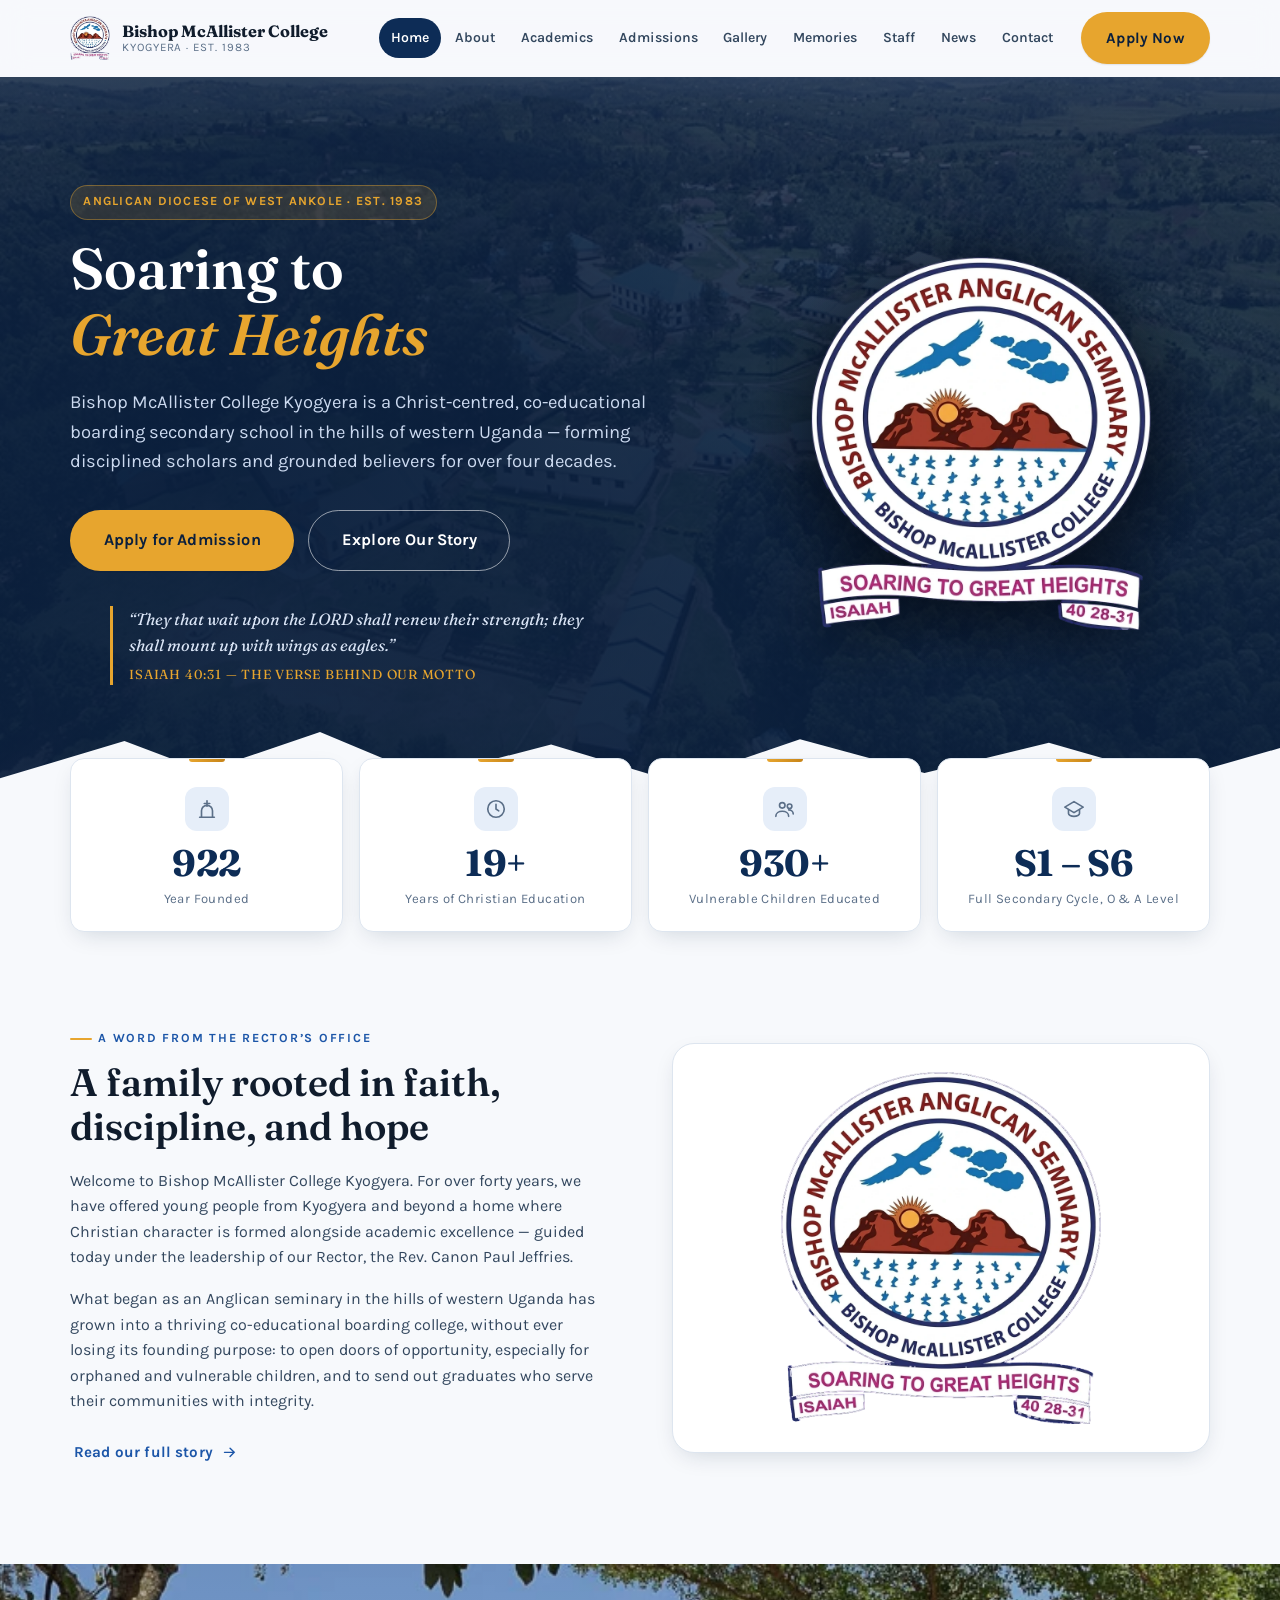
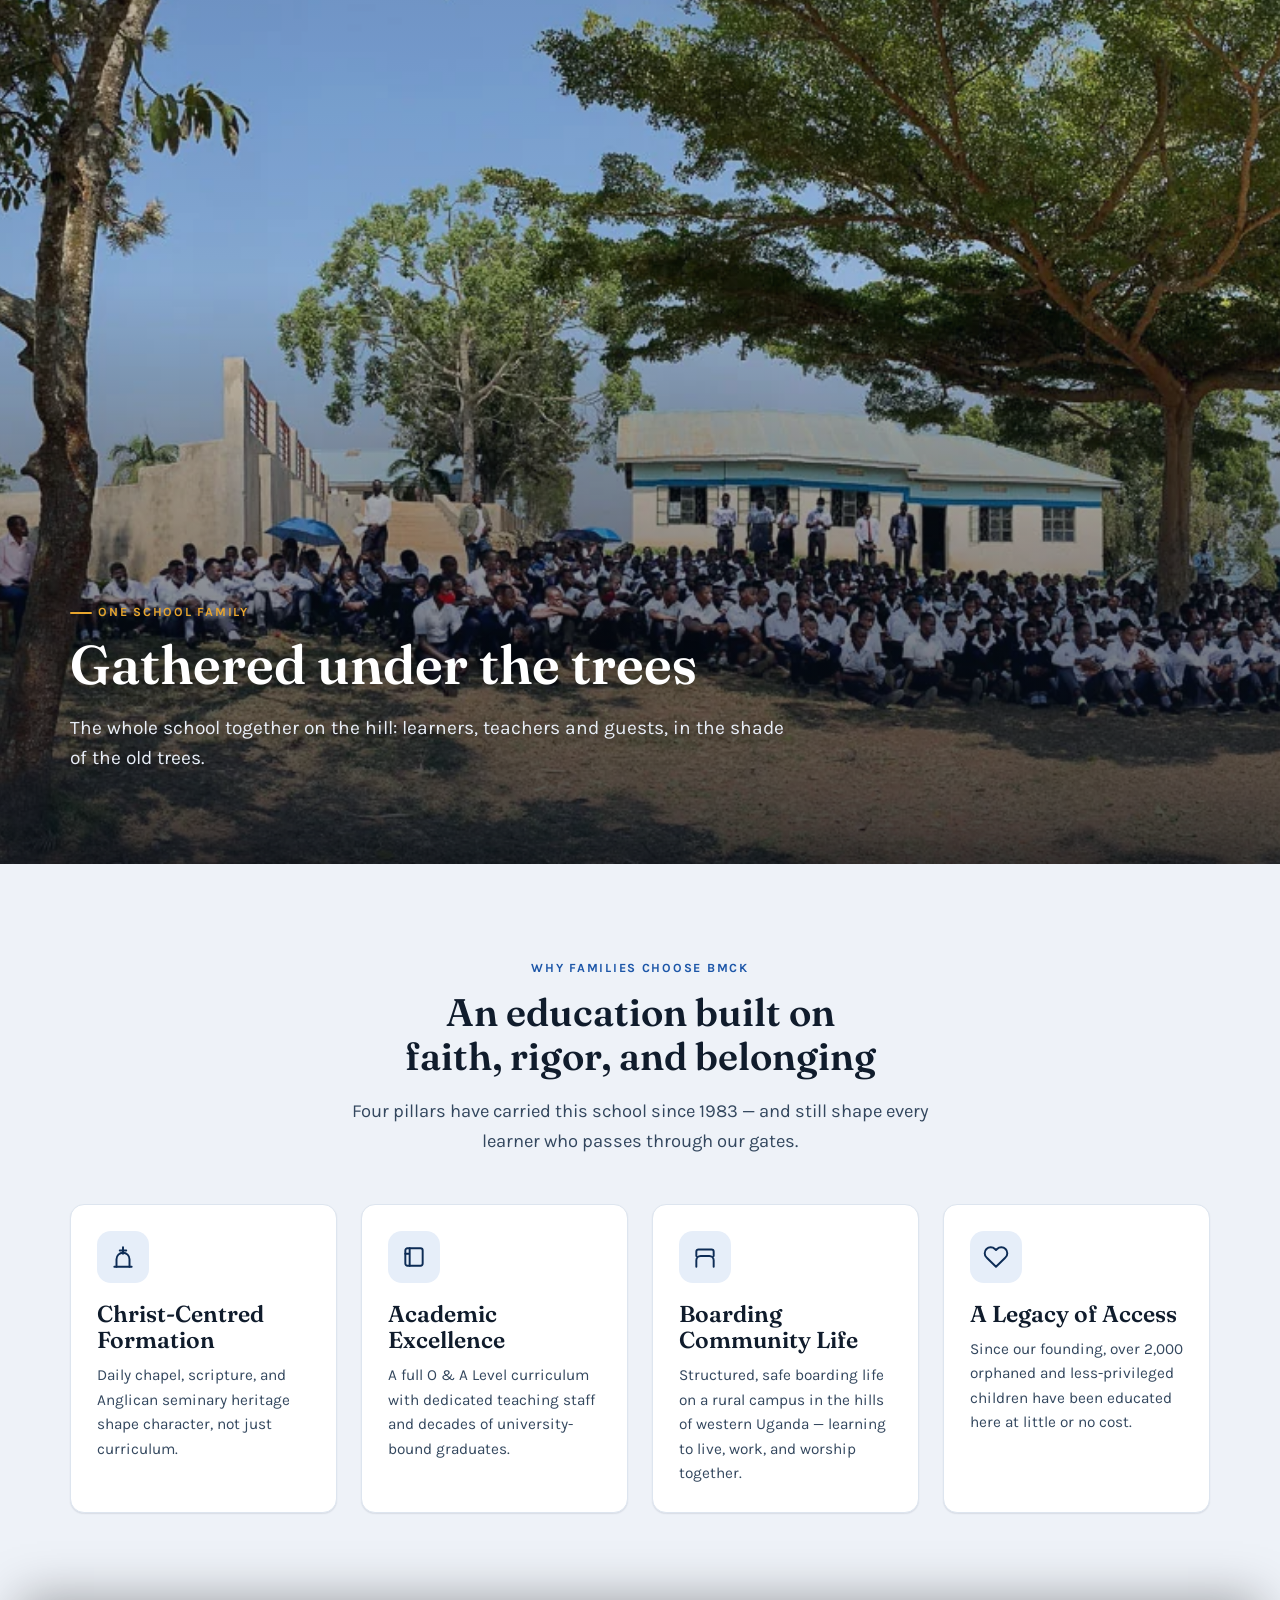
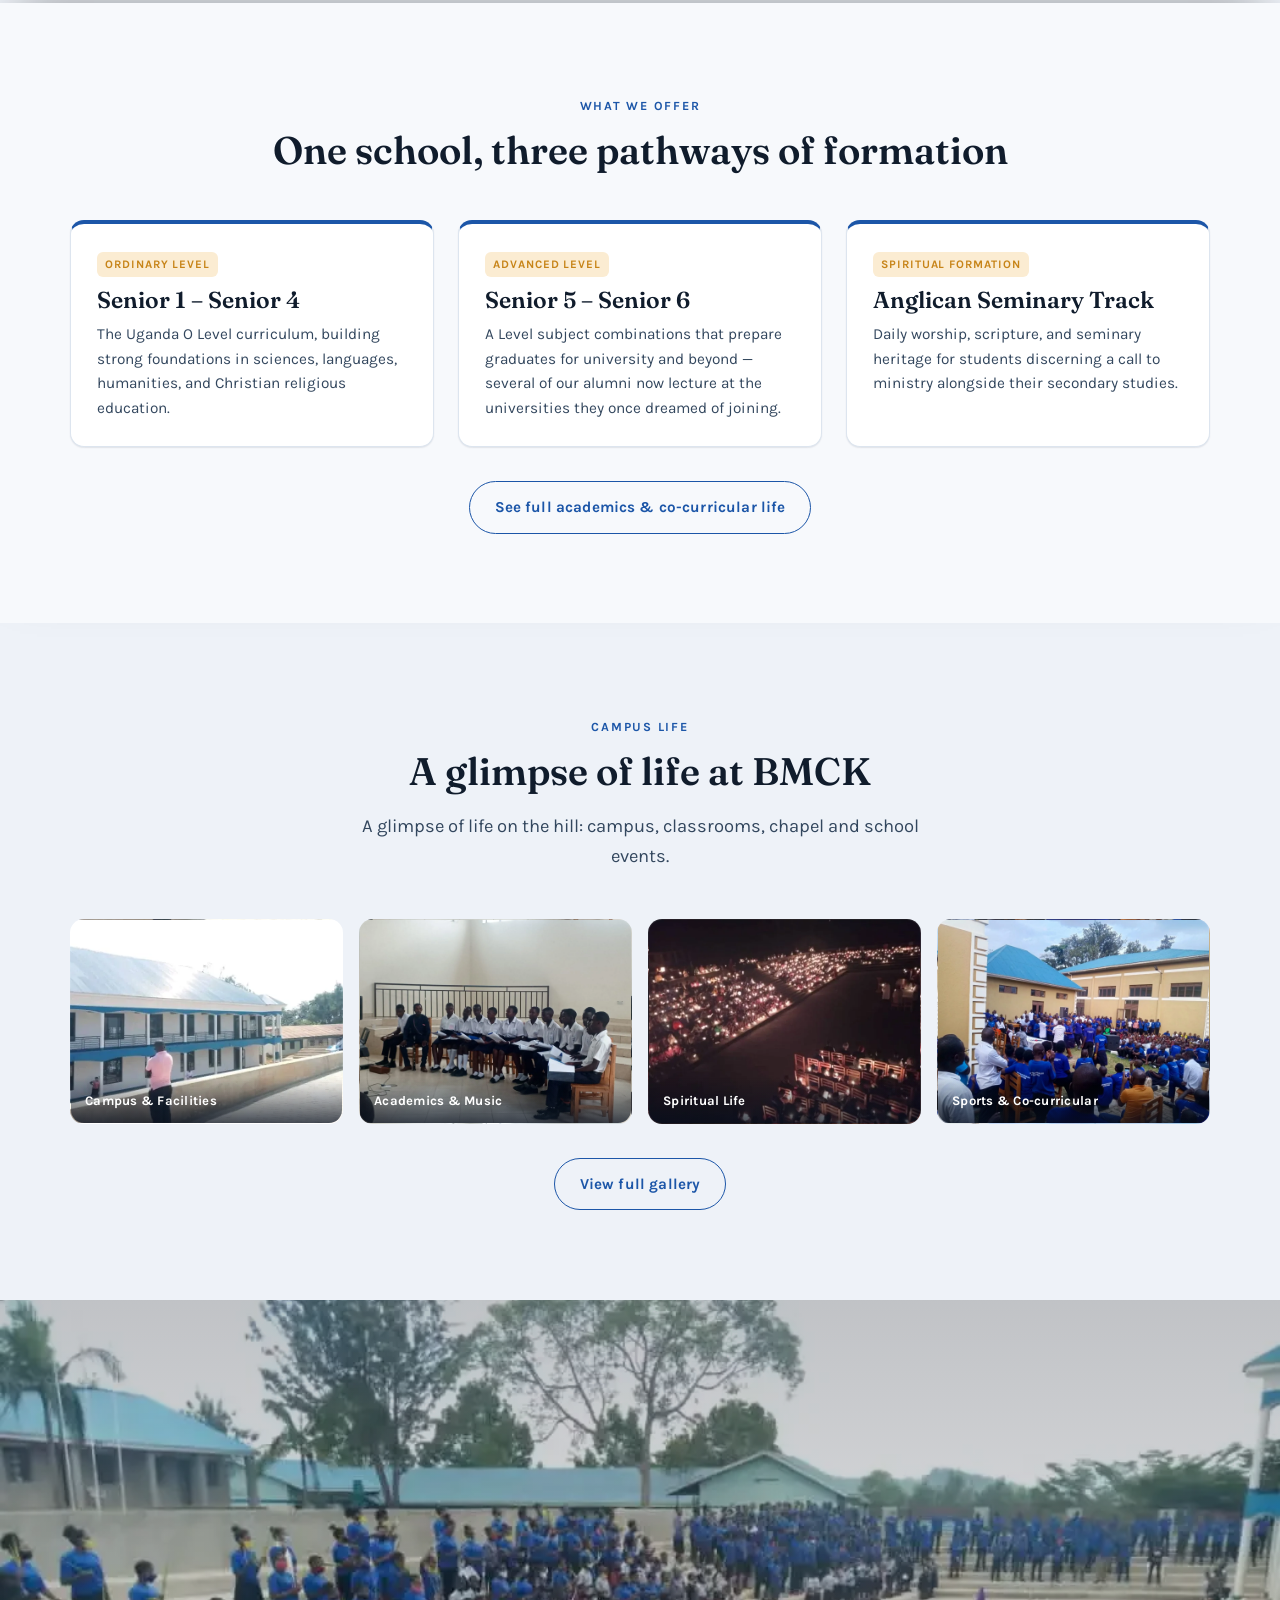
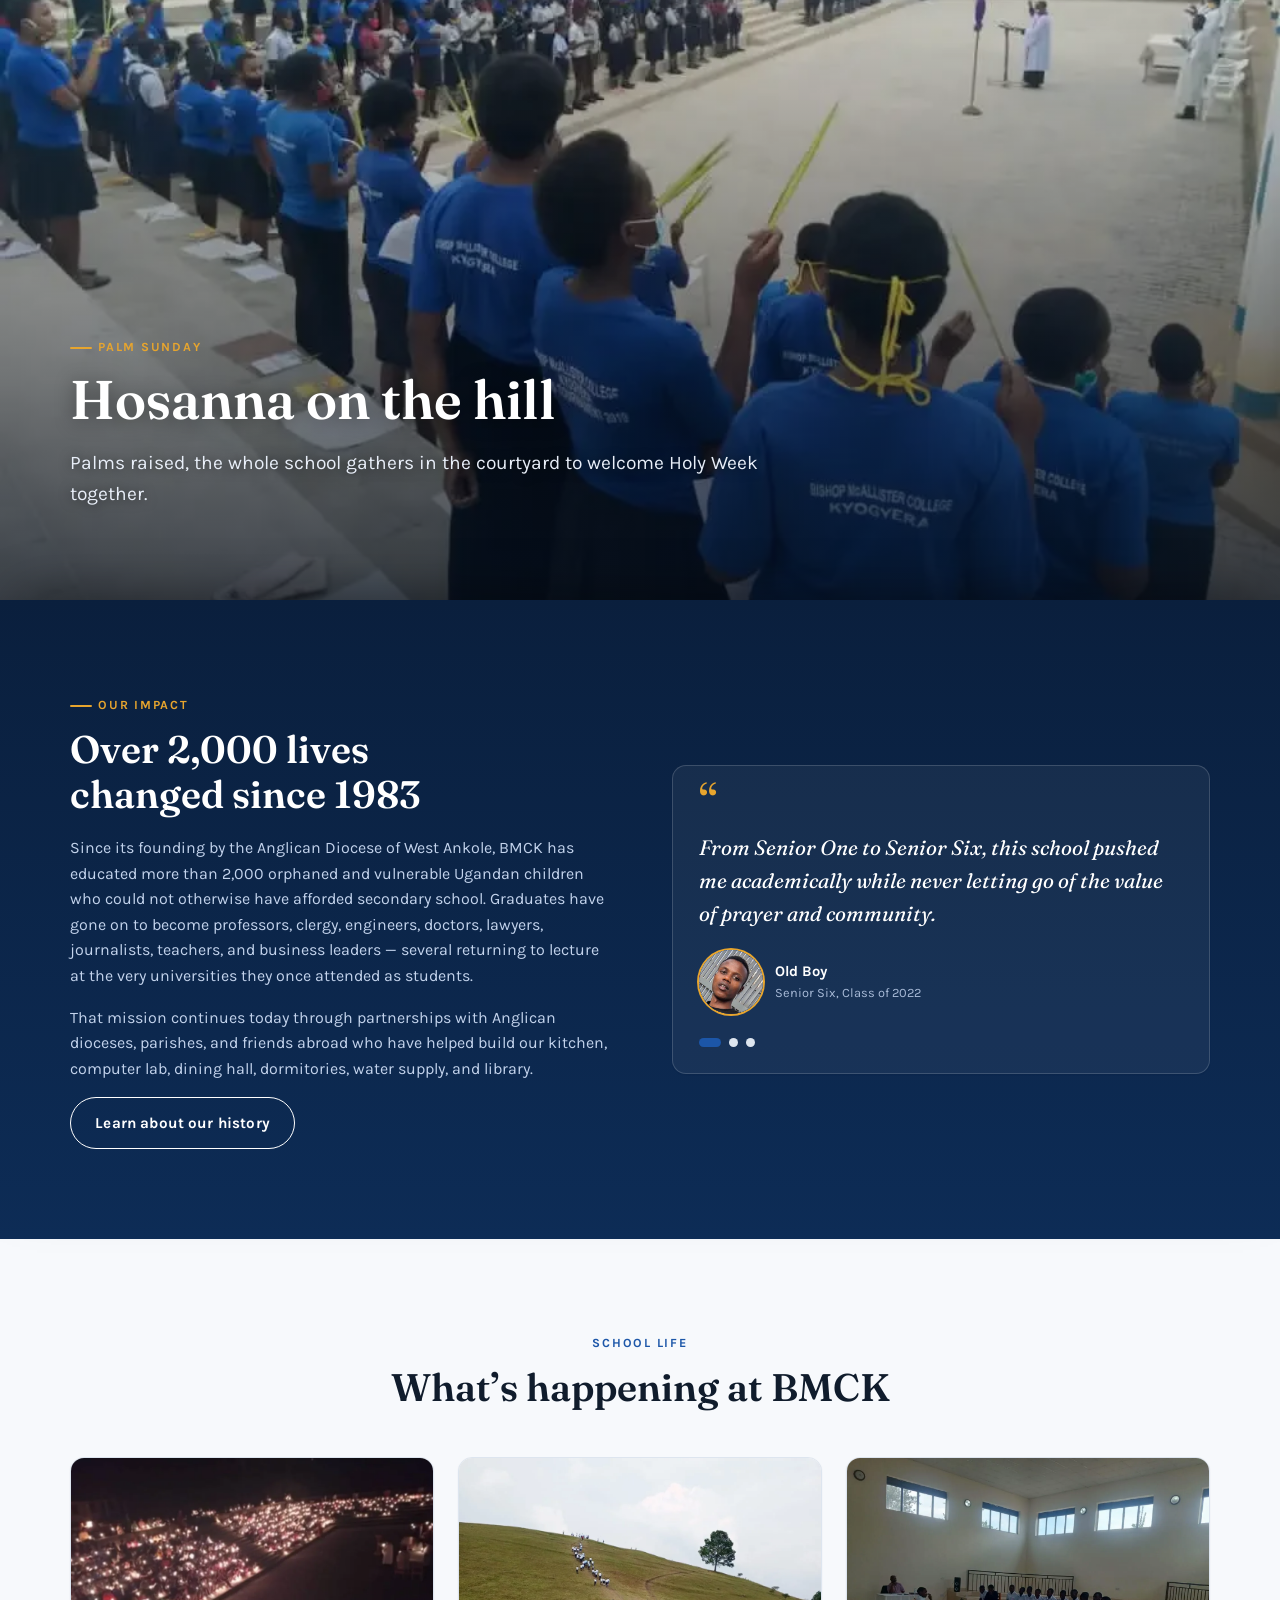
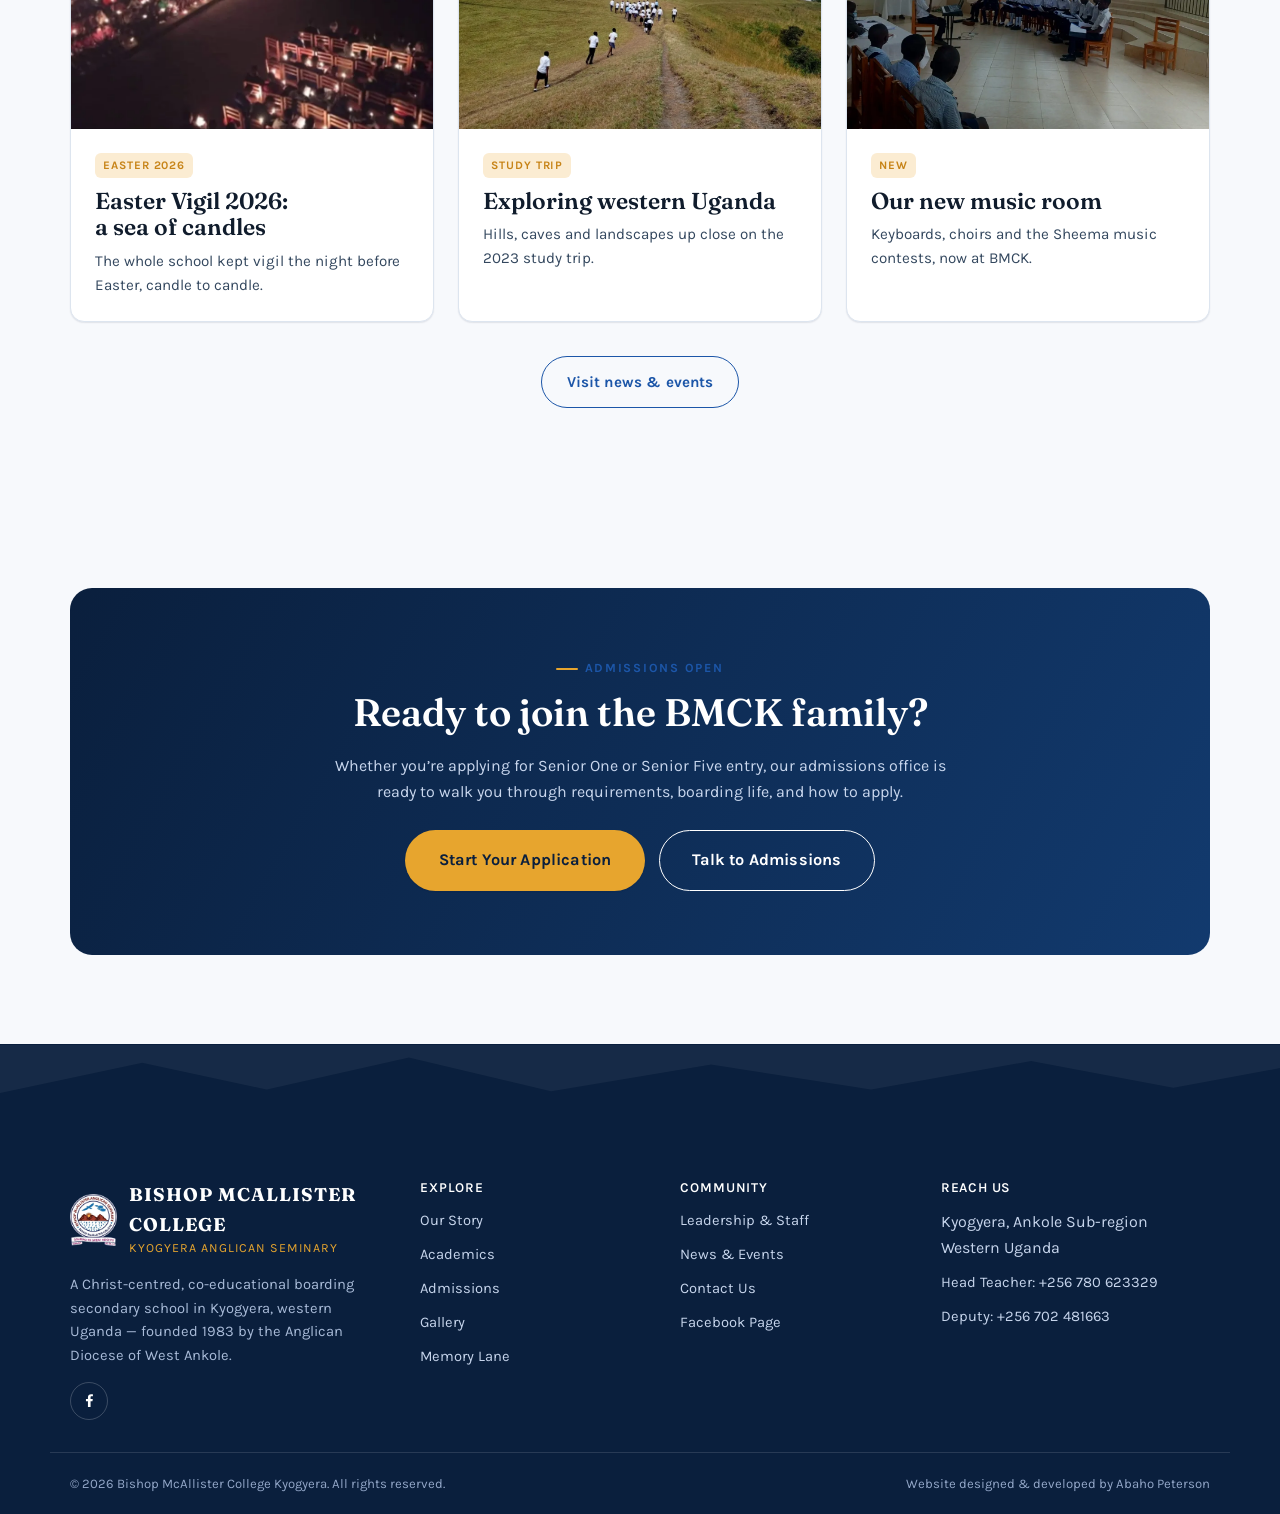
<file: index.html>
<!DOCTYPE html>
<html lang="en">
<head>
<meta charset="UTF-8">
<meta name="viewport" content="width=device-width, initial-scale=1.0">
<meta name="author" content="Abaho Peterson">
<title>Bishop McAllister College Kyogyera | Soaring to Great Heights</title>
<meta name="description" content="Bishop McAllister College Kyogyera (BMCK) is an Anglican co-educational boarding secondary school in Kyogyera, western Uganda, founded in 1983 &mdash; forming Christ-centred, academically excellent leaders since 1983.">
<link rel="icon" type="image/png" href="assets/images/favicon-32.png">
<link rel="apple-touch-icon" href="assets/images/favicon-192.png">
<meta name="theme-color" content="#0a1f3d">
<link rel="preconnect" href="https://fonts.googleapis.com">
<link rel="preconnect" href="https://fonts.gstatic.com" crossorigin>
<link href="https://fonts.googleapis.com/css2?family=Fraunces:ital,wght@0,400;0,500;0,600;0,700;1,500&family=Karla:wght@400;500;600;700;800&display=swap" rel="stylesheet">
<link rel="stylesheet" href="assets/css/style.css?v=20260928b">
</head>
<body>
<a class="skip-link" href="#main">Skip to main content</a>

<header class="site-header">
  <div class="container nav-bar">
    <a class="brand" href="index.html">
      <img src="assets/images/bmck-crest-sm.webp?v=20260928b" alt="Bishop McAllister College Kyogyera crest" width="44" height="44">
      <span class="brand-text"><strong>Bishop McAllister College</strong><span>Kyogyera &middot; Est. 1983</span></span>
    </a>
    <nav class="nav-links" id="nav-links">
      <a href="index.html">Home</a>
      <a href="about.html">About</a>
      <a href="academics.html">Academics</a>
      <a href="admissions.html">Admissions</a>
      <a href="gallery.html">Gallery</a>
      <a href="memories.html">Memories</a>
      <a href="staff.html">Staff</a>
      <a href="news.html">News</a>
      <a href="contact.html">Contact</a>
    </nav>
    <div class="nav-cta">
      <a class="btn btn-primary" href="admissions.html"><span>Apply Now</span></a>
      <button class="nav-toggle" aria-label="Toggle menu" aria-expanded="false" aria-controls="nav-links"><span></span></button>
    </div>
  </div>
</header>

<main id="main">

  <!-- HERO -->
  <section class="hero photo-bg">
    <div class="container hero-grid">
      <div>
        <span class="hero-eyebrow">Anglican Diocese of West Ankole &middot; Est. 1983</span>
        <h1>Soaring to <em>Great Heights</em></h1>
        <p class="lede">Bishop McAllister College Kyogyera is a Christ-centred, co-educational boarding secondary school in the hills of western Uganda &mdash; forming disciplined scholars and grounded believers for over four decades.</p>
        <div class="hero-actions">
          <a class="btn btn-primary btn-lg" href="admissions.html">Apply for Admission</a>
          <a class="btn btn-outline btn-lg" href="about.html">Explore Our Story</a>
        </div>
        <blockquote class="hero-verse">
          &ldquo;They that wait upon the LORD shall renew their strength; they shall mount up with wings as eagles.&rdquo;
          <cite>Isaiah 40:31 &mdash; the verse behind our motto</cite>
        </blockquote>
      </div>
      <div class="hero-crest-wrap">
        <div class="hero-crest-glow" aria-hidden="true"></div>
        <img class="hero-crest" src="assets/images/bmck-crest-hd.webp?v=20260928b" alt="Bishop McAllister College crest: a soaring bird over the hills of western Uganda, with a rising sun and the school motto">
      </div>
    </div>
    <div class="ridge" aria-hidden="true">
      <svg viewBox="0 0 1440 110" preserveAspectRatio="none">
        <path d="M0,110 L0,60 L140,18 L230,52 L360,8 L480,58 L620,22 L760,64 L900,16 L1040,54 L1180,20 L1320,60 L1440,26 L1440,110 Z" fill="var(--bg)" opacity="1"></path>
      </svg>
    </div>
  </section>

  <div class="container">
    <div class="stat-strip reveal">
      <div class="stat" style="--i:0;"><span class="stat-icon" aria-hidden="true"><svg viewBox="0 0 24 24" fill="none" stroke="currentColor" stroke-width="1.8" stroke-linecap="round" stroke-linejoin="round"><path d="M12 3v6M9 6h6M6 21v-7a6 6 0 0 1 12 0v7"/><path d="M4 21h16"/></svg></span><b data-count="1983" data-suffix="" data-plain>0</b><span>Year Founded</span></div>
      <div class="stat" style="--i:1;"><span class="stat-icon" aria-hidden="true"><svg viewBox="0 0 24 24" fill="none" stroke="currentColor" stroke-width="1.8" stroke-linecap="round" stroke-linejoin="round"><circle cx="12" cy="12" r="9"/><path d="M12 7v5l3 2"/></svg></span><b data-count="40" data-suffix="+">0</b><span>Years of Christian Education</span></div>
      <div class="stat" style="--i:2;"><span class="stat-icon" aria-hidden="true"><svg viewBox="0 0 24 24" fill="none" stroke="currentColor" stroke-width="1.8" stroke-linecap="round" stroke-linejoin="round"><circle cx="9" cy="8" r="3"/><circle cx="17" cy="9" r="2.5"/><path d="M2 20c0-3.5 3.2-5.5 7-5.5s7 2 7 5.5M16 13c2.2 0 5 1.4 5 4.5"/></svg></span><b data-count="2000" data-suffix="+">0</b><span>Vulnerable Children Educated</span></div>
      <div class="stat" style="--i:3;" style="display:flex;flex-direction:column;justify-content:center;"><span class="stat-icon" aria-hidden="true"><svg viewBox="0 0 24 24" fill="none" stroke="currentColor" stroke-width="1.8" stroke-linecap="round" stroke-linejoin="round"><path d="M22 10 12 4 2 10l10 6 10-6Z"/><path d="M6 12.5V17c0 1.5 2.7 3 6 3s6-1.5 6-3v-4.5"/></svg></span><b>S1 &ndash; S6</b><span>Full Secondary Cycle, O &amp; A&nbsp;Level</span></div>
    </div>
  </div>

  <!-- WELCOME -->
  <section class="section">
    <div class="container split">
      <div class="reveal">
        <span class="eyebrow">A Word From the Rector&rsquo;s Office</span>
        <h2>A family rooted in faith, discipline, and hope</h2>
        <p>Welcome to Bishop McAllister College Kyogyera. For over forty years, we have offered young people from Kyogyera and beyond a home where Christian character is formed alongside academic excellence &mdash; guided today under the leadership of our Rector, the Rev. Canon Paul Jeffries.</p>
        <p>What began as an Anglican seminary in the hills of western Uganda has grown into a thriving co-educational boarding college, without ever losing its founding purpose: to open doors of opportunity, especially for orphaned and vulnerable children, and to send out graduates who serve their communities with integrity.</p>
        <a class="btn btn-ghost" href="about.html">Read our full story
          <svg viewBox="0 0 24 24" fill="none" stroke="currentColor" stroke-width="2" stroke-linecap="round"><path d="M5 12h14M13 6l6 6-6 6"/></svg>
        </a>
      </div>
      <div class="badge-figure reveal">
        <img src="assets/images/bmck-crest-hd.webp?v=20260928b" alt="Bishop McAllister College crest">
      </div>
    </div>
  </section>

  <!-- PHOTO CURTAIN: the photo pins full-screen behind the page;
       its caption scrolls past, then the sections below slide over and cover it -->
  <div class="curtain">
    <div class="curtain-photo cp-assembly" role="img" aria-label="The whole school gathered under the trees"></div>
    <div class="curtain-content">
      <div class="curtain-spacer">
        <div class="container curtain-caption">
      <span class="eyebrow">One school family</span>
      <h2>Gathered under the trees</h2>
      <p>The whole school together on the hill: learners, teachers and guests, in the shade of the old trees.</p>
    </div>
      </div>
  <!-- WHY BMCK -->
  <section class="section section-alt">
    <div class="container">
      <div class="section-head center reveal">
        <span class="eyebrow">Why Families Choose BMCK</span>
        <h2>An education built on faith, rigor, and belonging</h2>
        <p class="lede" style="margin-inline:auto;">Four pillars have carried this school since 1983 &mdash; and still shape every learner who passes through our gates.</p>
      </div>
      <div class="grid grid-4">
        <div class="card reveal">
          <div class="card-icon"><svg viewBox="0 0 24 24" fill="none" stroke="currentColor" stroke-width="1.8" stroke-linecap="round" stroke-linejoin="round"><path d="M12 3v6M9 6h6M6 21v-7a6 6 0 0 1 12 0v7"/><path d="M4 21h16"/></svg></div>
          <h3>Christ-Centred Formation</h3>
          <p>Daily chapel, scripture, and Anglican seminary heritage shape character, not just curriculum.</p>
        </div>
        <div class="card reveal">
          <div class="card-icon"><svg viewBox="0 0 24 24" fill="none" stroke="currentColor" stroke-width="1.8" stroke-linecap="round" stroke-linejoin="round"><rect x="4" y="4" width="16" height="16" rx="2"/><path d="M8 4v16M4 9h4"/></svg></div>
          <h3>Academic Excellence</h3>
          <p>A full O&nbsp;&amp; A&nbsp;Level curriculum with dedicated teaching staff and decades of university-bound graduates.</p>
        </div>
        <div class="card reveal">
          <div class="card-icon"><svg viewBox="0 0 24 24" fill="none" stroke="currentColor" stroke-width="1.8" stroke-linecap="round" stroke-linejoin="round"><path d="M4 21v-6a4 4 0 0 1 4-4h8a4 4 0 0 1 4 4v6M4 11V7a2 2 0 0 1 2-2h12a2 2 0 0 1 2 2v4"/></svg></div>
          <h3>Boarding Community Life</h3>
          <p>Structured, safe boarding life on a rural campus in the hills of western Uganda &mdash; learning to live, work, and worship together.</p>
        </div>
        <div class="card reveal">
          <div class="card-icon"><svg viewBox="0 0 24 24" fill="none" stroke="currentColor" stroke-width="1.8" stroke-linecap="round" stroke-linejoin="round"><path d="M20.8 4.6a5.5 5.5 0 0 0-7.8 0L12 5.6l-1-1a5.5 5.5 0 1 0-7.8 7.8l1 1L12 21l7.8-7.6 1-1a5.5 5.5 0 0 0 0-7.8z"/></svg></div>
          <h3>A Legacy of Access</h3>
          <p>Since our founding, over 2,000 orphaned and less-privileged children have been educated here at little or no cost.</p>
        </div>
      </div>
    </div>
  </section>

  <!-- PROGRAMS PREVIEW -->
  <section class="section">
    <div class="container">
      <div class="section-head center reveal">
        <span class="eyebrow">What We Offer</span>
        <h2>One school, three pathways of formation</h2>
      </div>
      <div class="grid grid-3">
        <div class="card program-card reveal">
          <span class="tag">Ordinary Level</span>
          <h3>Senior 1 &ndash; Senior 4</h3>
          <p>The Uganda O&nbsp;Level curriculum, building strong foundations in sciences, languages, humanities, and Christian religious education.</p>
        </div>
        <div class="card program-card reveal">
          <span class="tag">Advanced Level</span>
          <h3>Senior 5 &ndash; Senior 6</h3>
          <p>A&nbsp;Level subject combinations that prepare graduates for university and beyond &mdash; several of our alumni now lecture at the universities they once dreamed of joining.</p>
        </div>
        <div class="card program-card reveal">
          <span class="tag">Spiritual Formation</span>
          <h3>Anglican Seminary Track</h3>
          <p>Daily worship, scripture, and seminary heritage for students discerning a call to ministry alongside their secondary studies.</p>
        </div>
      </div>
      <div style="text-align:center;margin-top:34px;">
        <a class="btn btn-outline" href="academics.html">See full academics &amp; co-curricular life</a>
      </div>
    </div>
  </section>
    </div>
  </div>

  <!-- GALLERY PREVIEW -->
  <section class="section section-alt">
    <div class="container">
      <div class="section-head center reveal">
        <span class="eyebrow">Campus Life</span>
        <h2>A glimpse of life at BMCK</h2>
        <p class="lede" style="margin-inline:auto;">A glimpse of life on the hill: campus, classrooms, chapel and school events.</p>
      </div>
      <div class="gallery-grid reveal">
        <a class="ph-photo is-real is-visible" href="gallery.html" style="background-image:url('assets/images/memories/library-2020.webp');"><span class="ph-cap">Campus &amp; Facilities</span></a>
        <a class="ph-photo is-real is-visible" href="gallery.html" style="background-image:url('assets/images/school-life/music-room-choir.webp');"><span class="ph-cap">Academics &amp; Music</span></a>
        <a class="ph-photo is-real is-visible" href="gallery.html" style="background-image:url('assets/images/school-life/easter-vigil-2026-2.webp');"><span class="ph-cap">Spiritual Life</span></a>
        <a class="ph-photo is-real is-visible" href="gallery.html" style="background-image:url('assets/images/school-life/inter-house-competition.webp');"><span class="ph-cap">Sports &amp; Co-curricular</span></a>
      </div>
      <div style="text-align:center;margin-top:34px;">
        <a class="btn btn-outline" href="gallery.html">View full gallery</a>
      </div>
    </div>
  </section>

  <!-- PHOTO CURTAIN: the photo pins full-screen behind the page;
       its caption scrolls past, then the sections below slide over and cover it -->
  <div class="curtain">
    <div class="curtain-photo cp-palm" role="img" aria-label="Learners raising palms on Palm Sunday"></div>
    <div class="curtain-content">
      <div class="curtain-spacer">
        <div class="container curtain-caption">
      <span class="eyebrow">Palm Sunday</span>
      <h2>Hosanna on the hill</h2>
      <p>Palms raised, the whole school gathers in the courtyard to welcome Holy Week together.</p>
    </div>
      </div>
  <!-- IMPACT / TESTIMONIALS -->
  <section class="section section-navy">
    <div class="container split">
      <div class="reveal">
        <span class="eyebrow">Our Impact</span>
        <h2>Over 2,000 lives changed since 1983</h2>
        <p>Since its founding by the Anglican Diocese of West Ankole, BMCK has educated more than 2,000 orphaned and vulnerable Ugandan children who could not otherwise have afforded secondary school. Graduates have gone on to become professors, clergy, engineers, doctors, lawyers, journalists, teachers, and business leaders &mdash; several returning to lecture at the very universities they once attended as students.</p>
        <p>That mission continues today through partnerships with Anglican dioceses, parishes, and friends abroad who have helped build our kitchen, computer lab, dining hall, dormitories, water supply, and library.</p>
        <a class="btn btn-outline" href="about.html#impact">Learn about our history</a>
      </div>
      <div class="card reveal" style="background:rgba(255,255,255,.05);border-color:rgba(255,255,255,.16);">
        <div class="quote-track" data-carousel>
          <div class="quote-slide is-active">
            <span class="quote-mark">&ldquo;</span>
            <p>From Senior One to Senior Six, this school pushed me academically while never letting go of the value of prayer and community.</p>
            <div class="quote-who">
              <span class="quote-avatar" style="overflow:hidden;padding:0;"><img src="assets/images/school-life/ob-2022-graduate.webp" alt="Old Boy, Senior Six Class of 2022" style="width:100%;height:100%;object-fit:cover;"></span>
              <span><b>Old Boy</b><span>Senior Six, Class of 2022</span></span>
            </div>
          </div>
          <div class="quote-slide">
            <span class="quote-mark">&ldquo;</span>
            <p>BMCK didn&rsquo;t just teach me subjects &mdash; it taught me who I could become. The discipline and faith I found there still shape how I lead today.</p>
            <div class="quote-who">
              <span class="quote-avatar"><svg viewBox="0 0 24 24" fill="none" stroke="currentColor" stroke-width="1.8"><circle cx="12" cy="8" r="4"/><path d="M4 20c0-4 4-6 8-6s8 2 8 6"/></svg></span>
              <span><b>Old Student</b><span>Now a University Lecturer</span></span>
            </div>
          </div>
          <div class="quote-slide">
            <span class="quote-mark">&ldquo;</span>
            <p>Sending our daughter to boarding school was hard, but the pastoral care and structure at BMCK made it feel like a second home.</p>
            <div class="quote-who">
              <span class="quote-avatar"><svg viewBox="0 0 24 24" fill="none" stroke="currentColor" stroke-width="1.8"><circle cx="12" cy="8" r="4"/><path d="M4 20c0-4 4-6 8-6s8 2 8 6"/></svg></span>
              <span><b>Parent</b><span>Boarding Student, Senior 3</span></span>
            </div>
          </div>
        </div>
        <div class="quote-dots" data-carousel-dots></div>
      </div>
    </div>
  </section>
    </div>
  </div>

  <!-- NEWS PREVIEW -->
  <section class="section">
    <div class="container">
      <div class="section-head center reveal">
        <span class="eyebrow">School Life</span>
        <h2>What&rsquo;s happening at BMCK</h2>
      </div>
      <div class="grid grid-3">
        <a class="card photo-card reveal" href="news.html#easter-vigil-2026">
          <div class="ph-photo is-real" style="background-image:url('assets/images/school-life/easter-vigil-2026-2.webp');border-radius:0;border:0;"></div>
          <div class="photo-card-body"><span class="tag">Easter 2026</span><h3>Easter Vigil 2026: a sea of candles</h3><p>The whole school kept vigil the night before Easter, candle to candle.</p></div>
        </a>
        <a class="card photo-card reveal" href="news.html#study-trip-2023">
          <div class="ph-photo is-real" style="background-image:url('assets/images/school-life/trip-2023-hill-line.webp');border-radius:0;border:0;"></div>
          <div class="photo-card-body"><span class="tag">Study trip</span><h3>Exploring western Uganda</h3><p>Hills, caves and landscapes up close on the 2023 study trip.</p></div>
        </a>
        <a class="card photo-card reveal" href="news.html#music-room">
          <div class="ph-photo is-real" style="background-image:url('assets/images/school-life/music-room-contest.webp');border-radius:0;border:0;"></div>
          <div class="photo-card-body"><span class="tag">New</span><h3>Our new music room</h3><p>Keyboards, choirs and the Sheema music contests, now at BMCK.</p></div>
        </a>
      </div>
      <div style="text-align:center;margin-top:34px;">
        <a class="btn btn-outline" href="news.html">Visit news &amp; events</a>
      </div>
    </div>
  </section>

  <!-- CTA -->
  <section class="section">
    <div class="container">
      <div class="cta-banner reveal">
        <span class="eyebrow" style="justify-content:center;">Admissions Open</span>
        <h2>Ready to join the BMCK family?</h2>
        <p>Whether you&rsquo;re applying for Senior One or Senior Five entry, our admissions office is ready to walk you through requirements, boarding life, and how to apply.</p>
        <div class="cta-actions">
          <a class="btn btn-primary btn-lg" href="admissions.html">Start Your Application</a>
          <a class="btn btn-outline btn-lg" href="contact.html">Talk to Admissions</a>
        </div>
      </div>
    </div>
  </section>

</main>

<footer class="site-footer">
  <div class="ridge" aria-hidden="true" style="position:relative;">
    <svg viewBox="0 0 1440 90" preserveAspectRatio="none"><path d="M0,90 L0,54 L160,20 L300,50 L460,14 L620,52 L800,22 L980,50 L1160,18 L1320,48 L1440,26 L1440,0 L0,0 Z" fill="rgba(255,255,255,0.05)"></path></svg>
  </div>
  <div class="container footer-top">
    <div class="footer-grid">
      <div>
        <div class="footer-brand">
          <img src="assets/images/bmck-crest-sm.webp?v=20260928b" alt="BMCK crest">
          <span><strong>Bishop McAllister College</strong><span>Kyogyera Anglican Seminary</span></span>
        </div>
        <p>A Christ-centred, co-educational boarding secondary school in Kyogyera, western Uganda &mdash; founded 1983 by the Anglican Diocese of West Ankole.</p>
        <div class="footer-social">
          <a href="https://www.facebook.com/bishopmcallister/" target="_blank" rel="noopener" aria-label="BMCK on Facebook">
            <svg viewBox="0 0 24 24" fill="currentColor"><path d="M13.5 21v-8h2.7l.4-3.2h-3.1V7.7c0-.9.3-1.6 1.6-1.6h1.7V3.2C16.5 3.1 15.4 3 14.2 3c-2.6 0-4.4 1.6-4.4 4.4v2.4H7v3.2h2.8v8h3.7Z"/></svg>
          </a>
        </div>
      </div>
      <div>
        <h4>Explore</h4>
        <div class="footer-links">
          <a href="about.html">Our Story</a>
          <a href="academics.html">Academics</a>
          <a href="admissions.html">Admissions</a>
          <a href="gallery.html">Gallery</a>
          <a href="memories.html">Memory Lane</a>
        </div>
      </div>
      <div>
        <h4>Community</h4>
        <div class="footer-links">
          <a href="staff.html">Leadership &amp; Staff</a>
          <a href="news.html">News &amp; Events</a>
          <a href="contact.html">Contact Us</a>
          <a href="https://www.facebook.com/bishopmcallister/" target="_blank" rel="noopener">Facebook Page</a>
        </div>
      </div>
      <div>
        <h4>Reach Us</h4>
        <div class="footer-links">
          <span>Kyogyera, Ankole Sub-region<br>Western Uganda</span>
          <a href="tel:+256780623329">Head Teacher: +256 780 623329</a>
          <a href="tel:+256702481663">Deputy: +256 702 481663</a>
        </div>
      </div>
    </div>
  </div>
  <div class="container footer-bottom">
    <span>&copy; <span data-year>2026</span> Bishop McAllister College Kyogyera. All rights reserved.</span>
    <span>Website designed &amp; developed by Abaho Peterson</span>
  </div>
</footer>

<div class="lightbox" data-lightbox>
  <button class="lightbox-close" aria-label="Close"><svg viewBox="0 0 24 24" fill="none" stroke="currentColor" stroke-width="2" stroke-linecap="round"><path d="M6 6l12 12M18 6 6 18"/></svg></button>
  <div class="lightbox-box">
    <div class="ph-photo" data-lightbox-stage></div>
    <p class="lightbox-cap" data-lightbox-caption></p>
  </div>
</div>

<button class="to-top" aria-label="Back to top"><svg viewBox="0 0 24 24" fill="none" stroke="currentColor" stroke-width="2" stroke-linecap="round" stroke-linejoin="round"><path d="M12 19V5M5 12l7-7 7 7"/></svg></button>

<script src="assets/js/main.js?v=20260928b"></script>
</body>
</html>
</file>
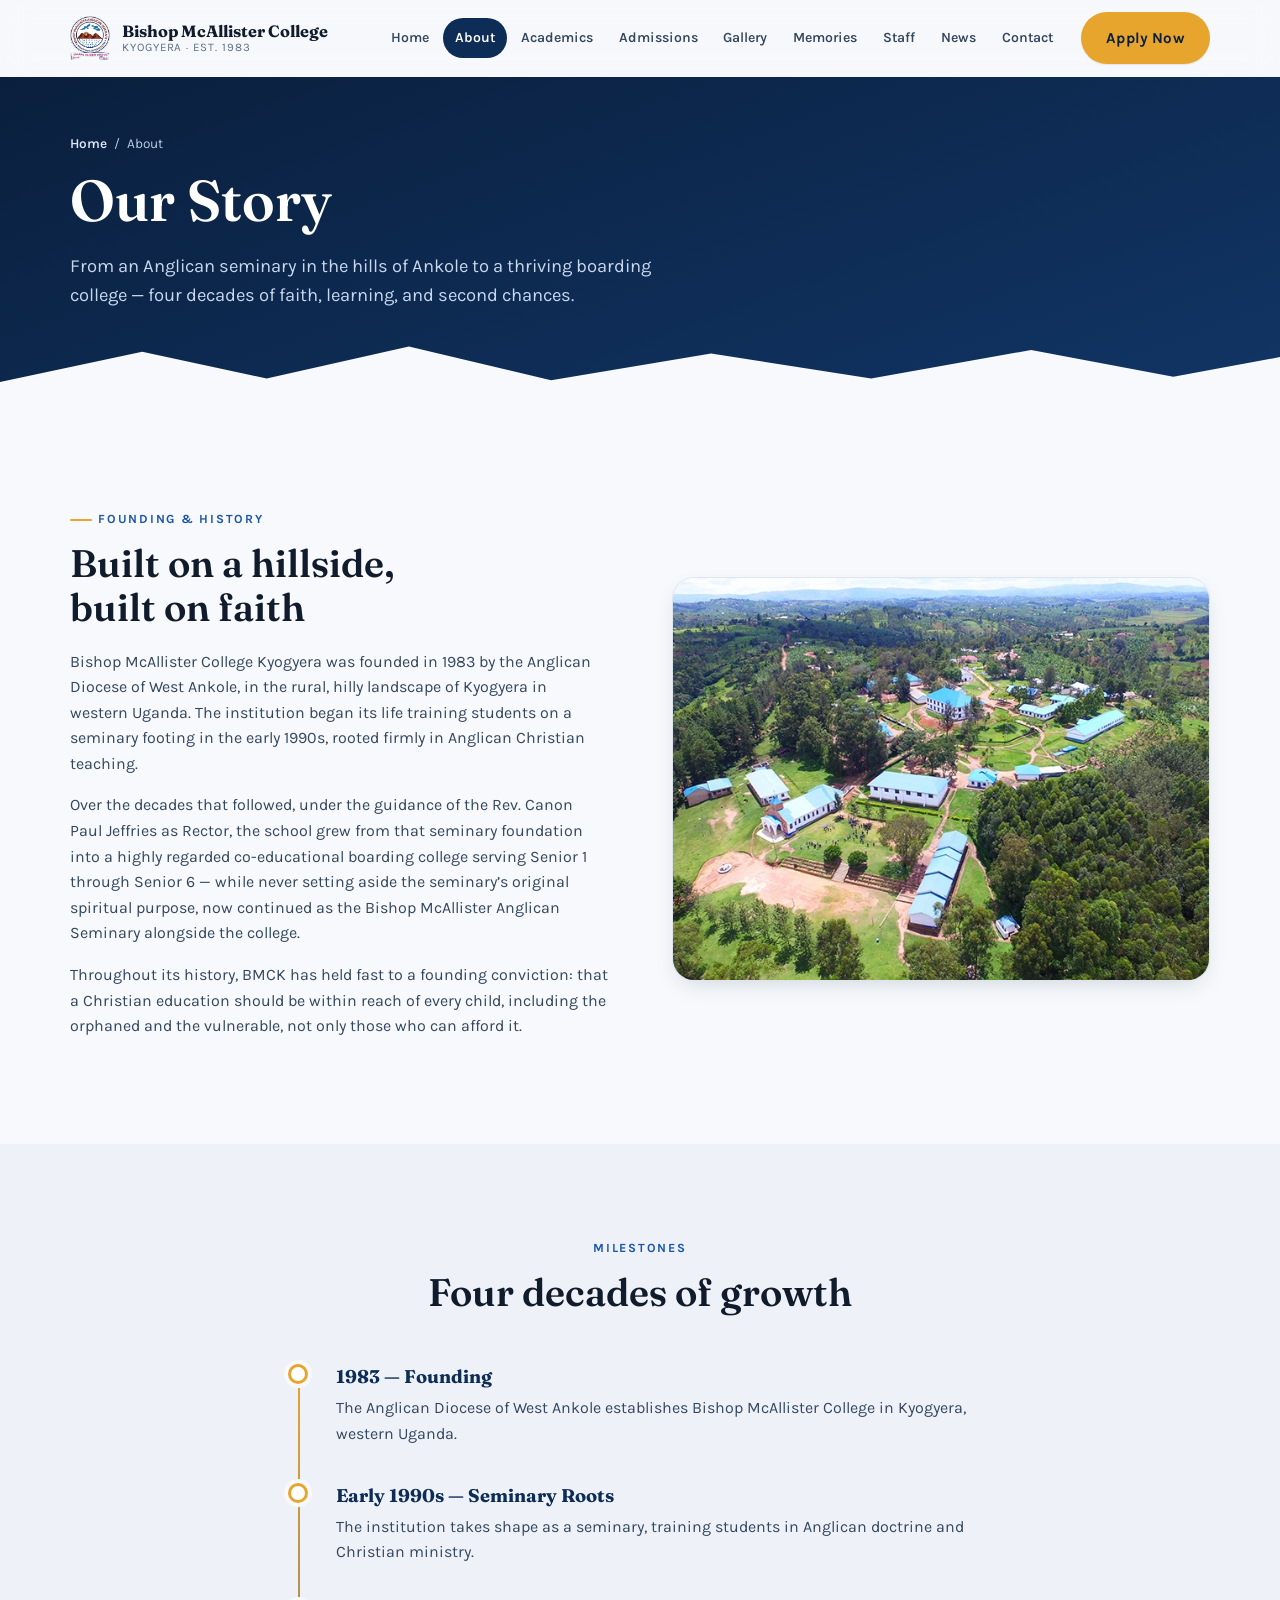
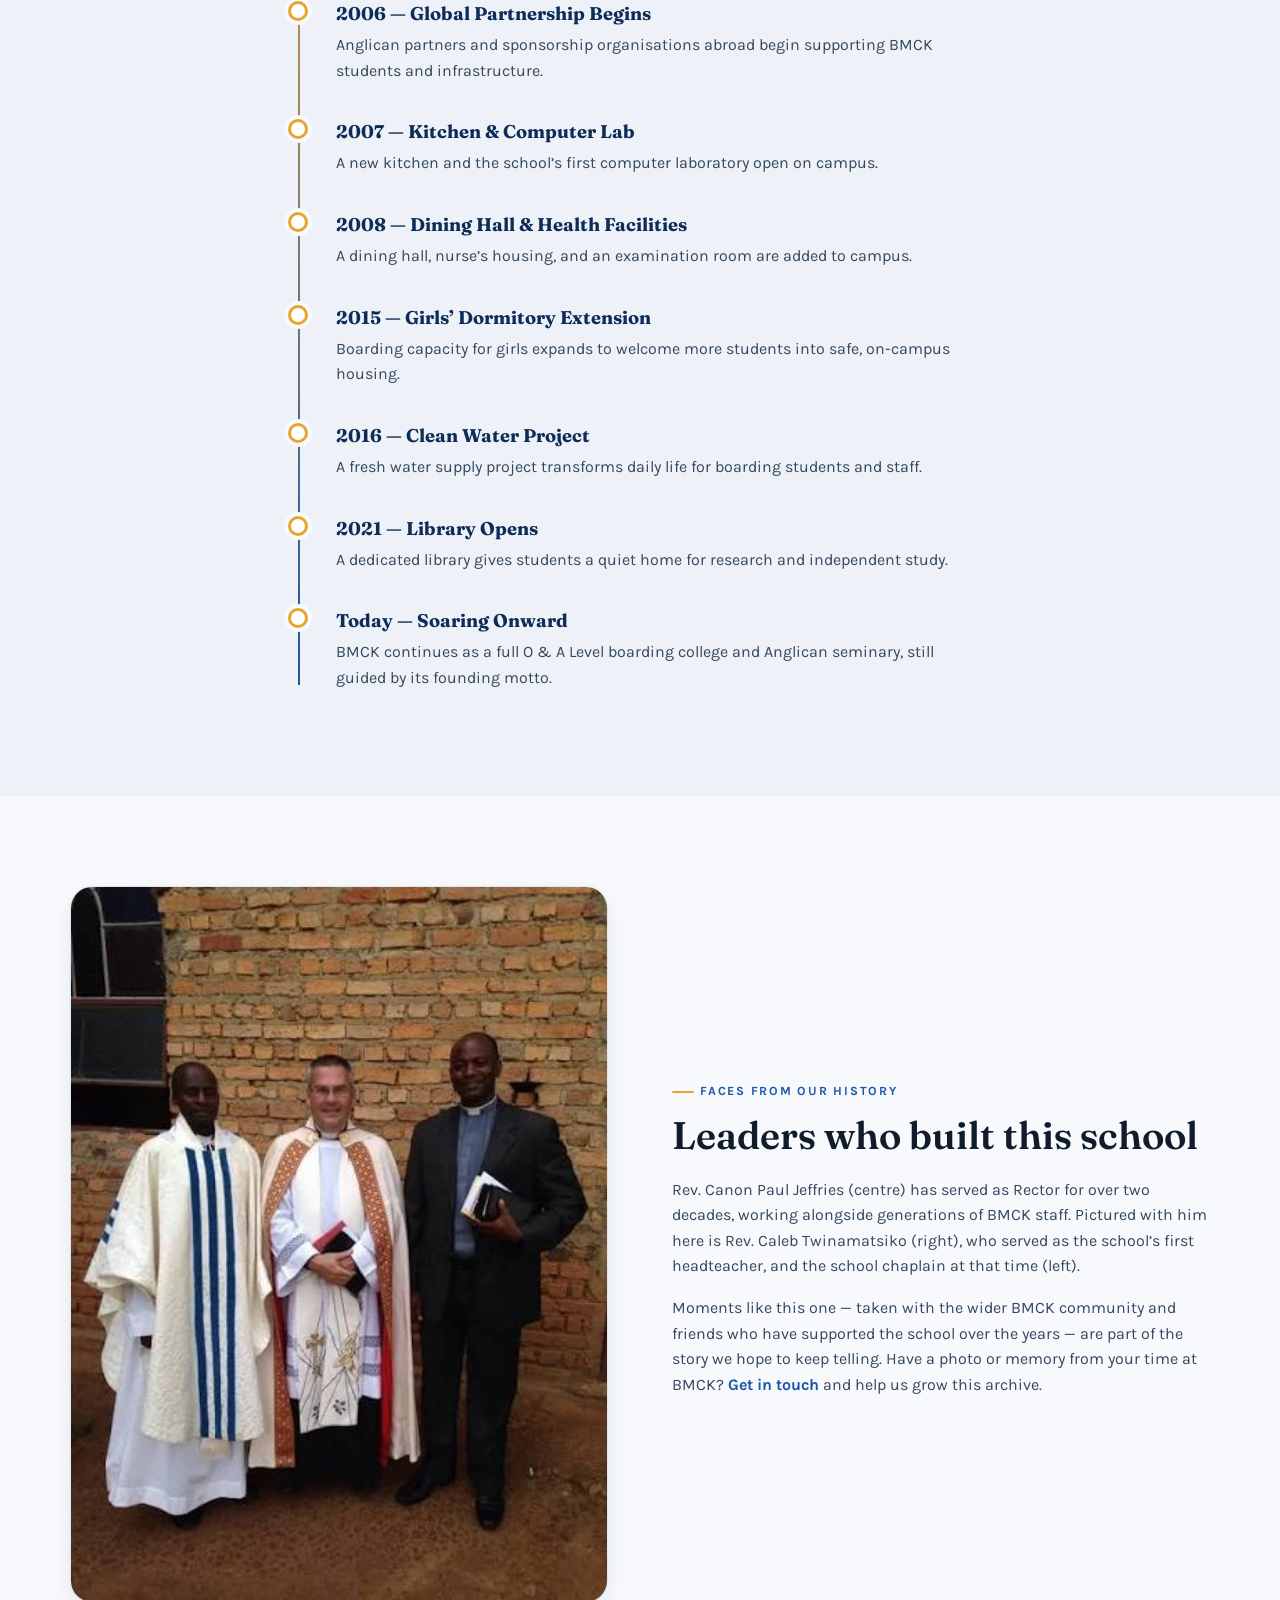
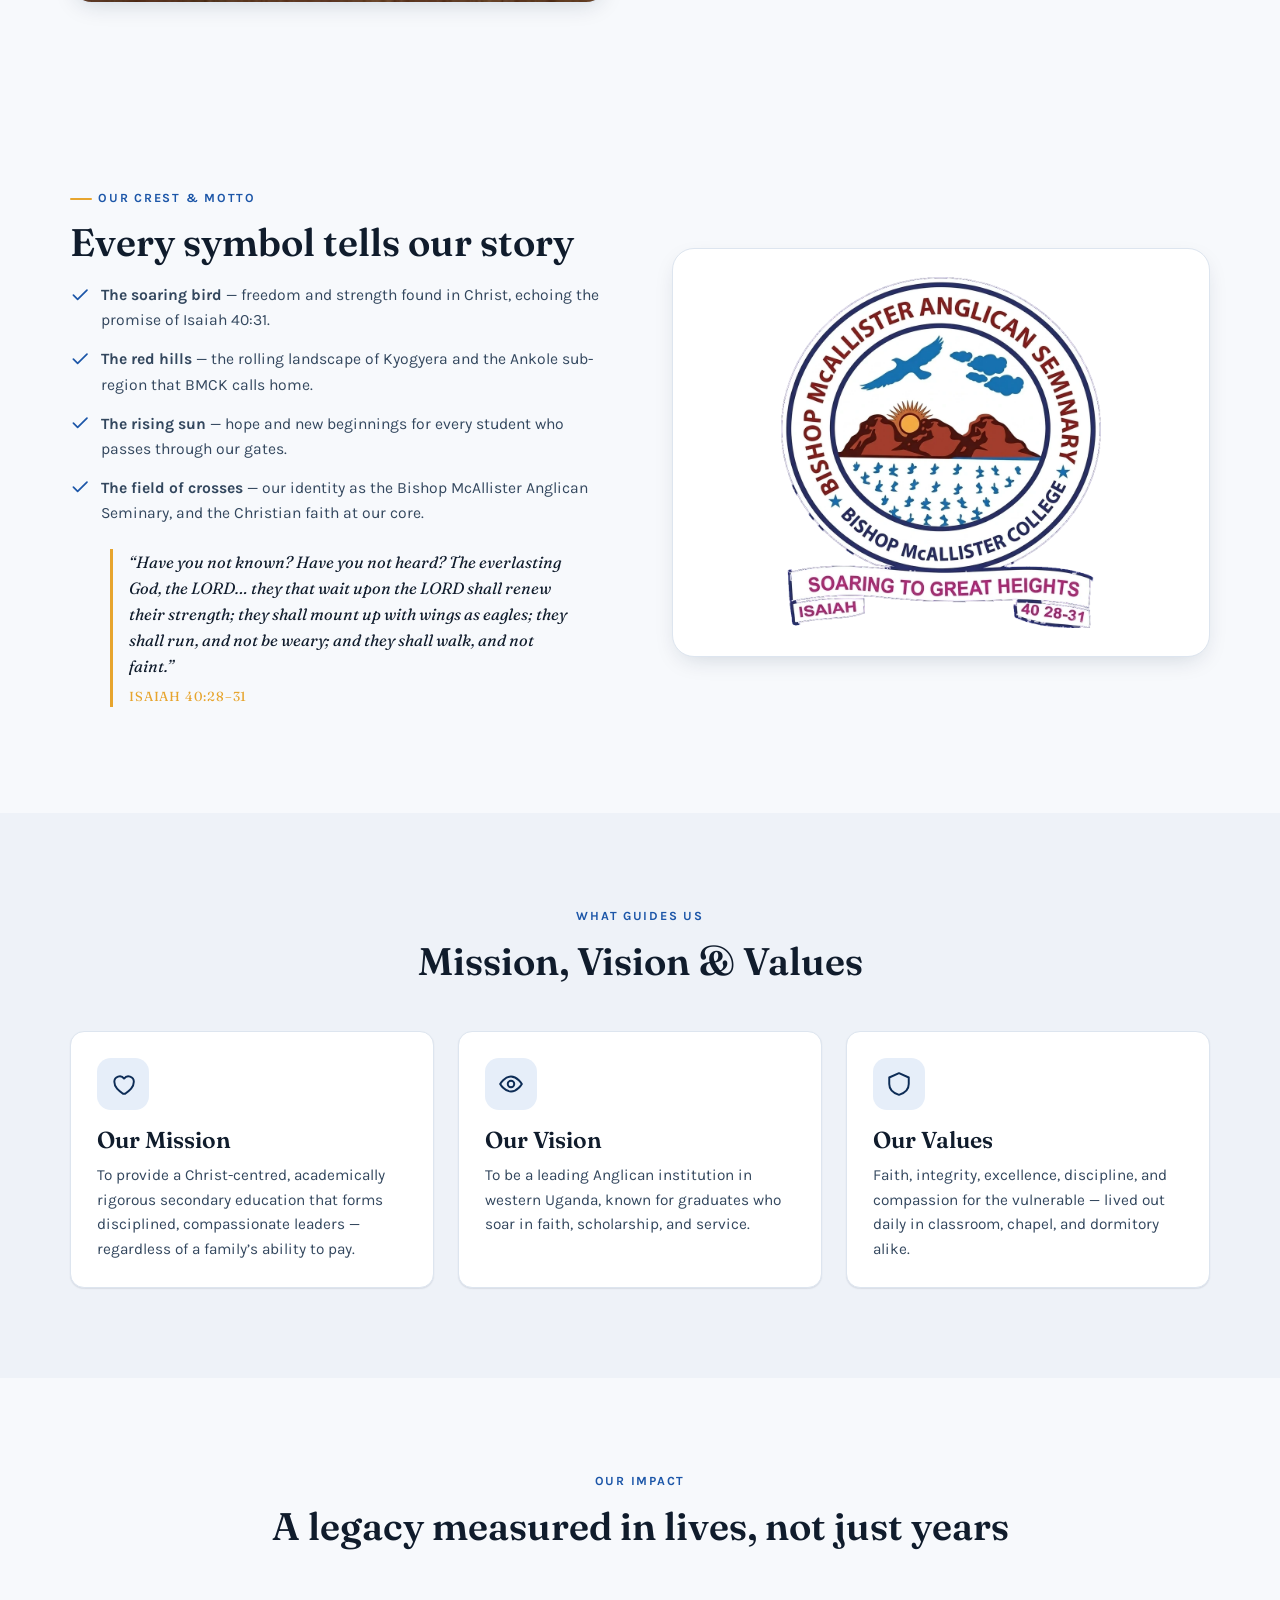
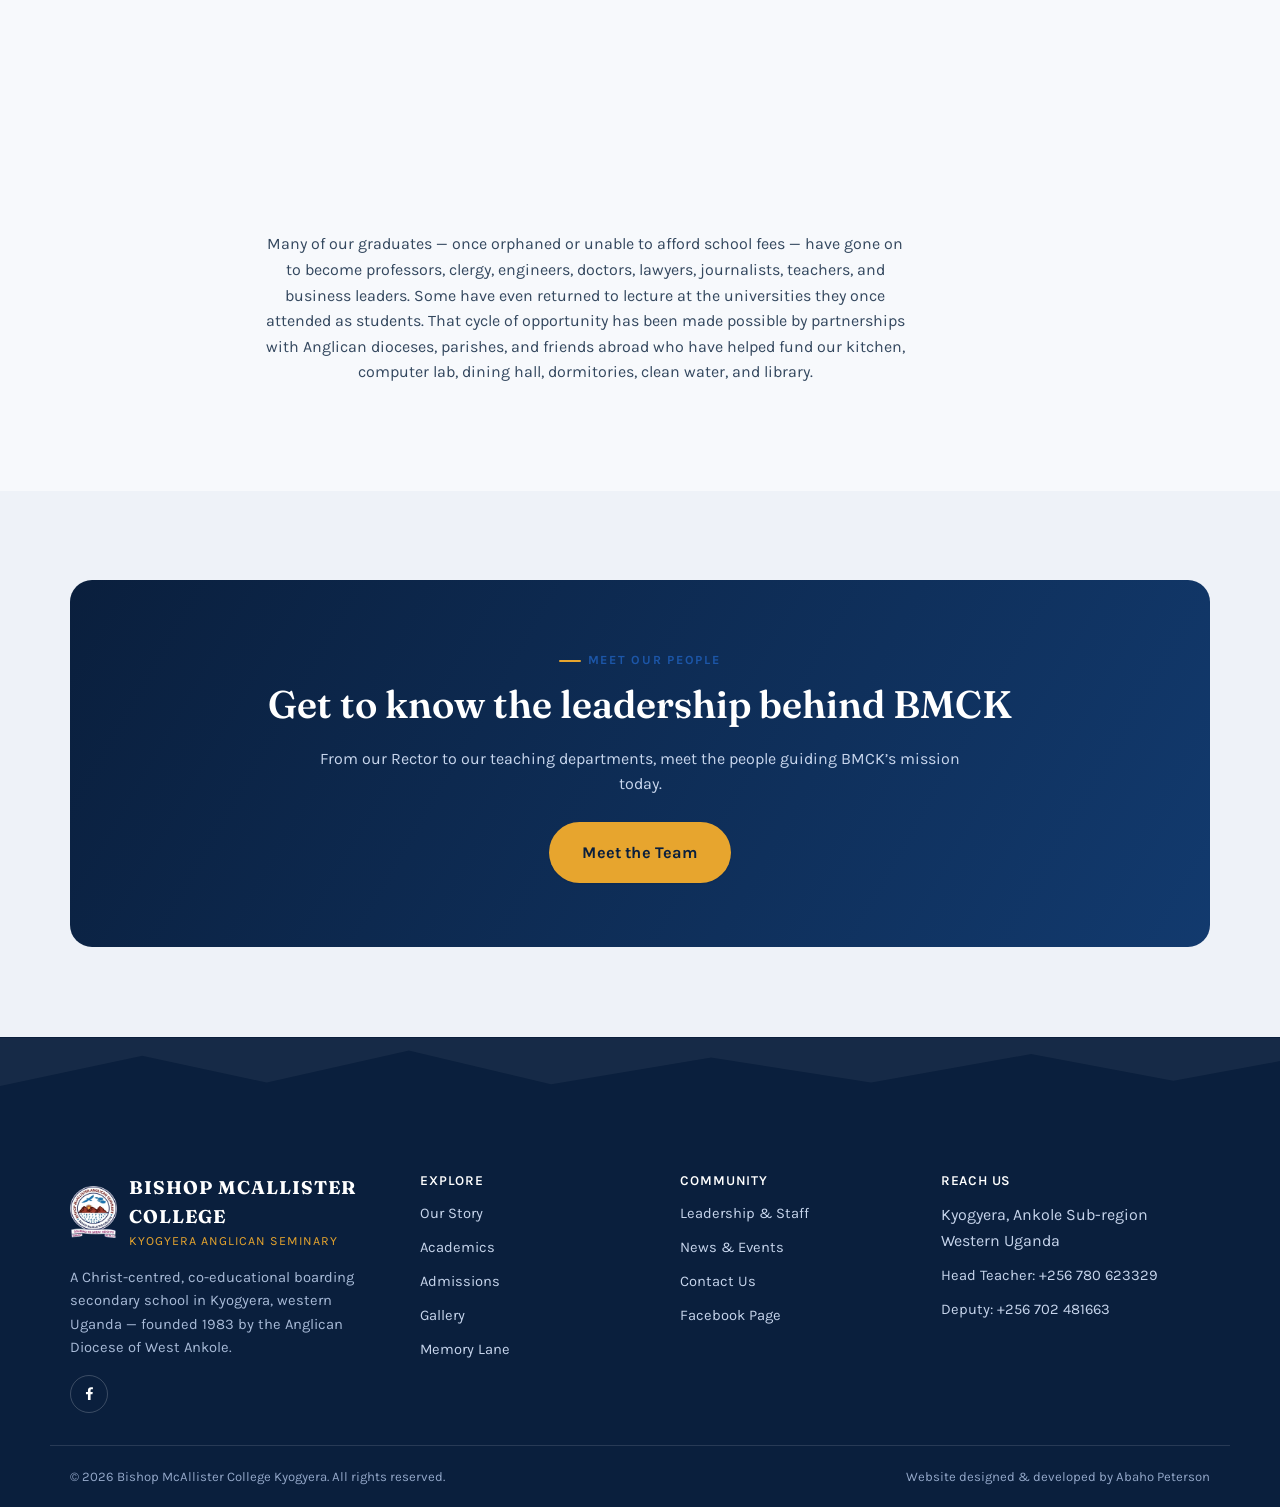
<file: about.html>
<!DOCTYPE html>
<html lang="en">
<head>
<meta charset="UTF-8">
<meta name="viewport" content="width=device-width, initial-scale=1.0">
<meta name="author" content="Abaho Peterson">
<title>Our Story | Bishop McAllister College Kyogyera</title>
<meta name="description" content="The history of Bishop McAllister College Kyogyera: founded in 1983 by the Anglican Diocese of West Ankole, our crest symbolism, mission, and four decades of impact in western Uganda.">
<link rel="icon" type="image/png" href="assets/images/favicon-32.png">
<link rel="apple-touch-icon" href="assets/images/favicon-192.png">
<meta name="theme-color" content="#0a1f3d">
<link rel="preconnect" href="https://fonts.googleapis.com">
<link rel="preconnect" href="https://fonts.gstatic.com" crossorigin>
<link href="https://fonts.googleapis.com/css2?family=Fraunces:ital,wght@0,400;0,500;0,600;0,700;1,500&family=Karla:wght@400;500;600;700;800&display=swap" rel="stylesheet">
<link rel="stylesheet" href="assets/css/style.css?v=20260928b">
</head>
<body>
<a class="skip-link" href="#main">Skip to main content</a>

<header class="site-header">
  <div class="container nav-bar">
    <a class="brand" href="index.html">
      <img src="assets/images/bmck-crest-sm.webp?v=20260928b" alt="Bishop McAllister College Kyogyera crest" width="44" height="44">
      <span class="brand-text"><strong>Bishop McAllister College</strong><span>Kyogyera &middot; Est. 1983</span></span>
    </a>
    <nav class="nav-links" id="nav-links">
      <a href="index.html">Home</a>
      <a href="about.html">About</a>
      <a href="academics.html">Academics</a>
      <a href="admissions.html">Admissions</a>
      <a href="gallery.html">Gallery</a>
      <a href="memories.html">Memories</a>
      <a href="staff.html">Staff</a>
      <a href="news.html">News</a>
      <a href="contact.html">Contact</a>
    </nav>
    <div class="nav-cta">
      <a class="btn btn-primary" href="admissions.html"><span>Apply Now</span></a>
      <button class="nav-toggle" aria-label="Toggle menu" aria-expanded="false" aria-controls="nav-links"><span></span></button>
    </div>
  </div>
</header>

<main id="main">

  <section class="page-header">
    <div class="container">
      <div class="breadcrumb"><a href="index.html">Home</a> / <span>About</span></div>
      <h1>Our Story</h1>
      <p class="lede">From an Anglican seminary in the hills of Ankole to a thriving boarding college &mdash; four decades of faith, learning, and second chances.</p>
    </div>
    <div class="ridge" aria-hidden="true"><svg viewBox="0 0 1440 90" preserveAspectRatio="none"><path d="M0,90 L0,54 L160,20 L300,50 L460,14 L620,52 L800,22 L980,50 L1160,18 L1320,48 L1440,26 L1440,90 Z" fill="var(--bg)"></path></svg></div>
  </section>

  <!-- HISTORY -->
  <section class="section">
    <div class="container split">
      <div class="reveal">
        <span class="eyebrow">Founding &amp; History</span>
        <h2>Built on a hillside, built on faith</h2>
        <p>Bishop McAllister College Kyogyera was founded in 1983 by the Anglican Diocese of West Ankole, in the rural, hilly landscape of Kyogyera in western Uganda. The institution began its life training students on a seminary footing in the early 1990s, rooted firmly in Anglican Christian teaching.</p>
        <p>Over the decades that followed, under the guidance of the Rev. Canon Paul Jeffries as Rector, the school grew from that seminary foundation into a highly regarded co-educational boarding college serving Senior&nbsp;1 through Senior&nbsp;6 &mdash; while never setting aside the seminary&rsquo;s original spiritual purpose, now continued as the Bishop McAllister Anglican Seminary alongside the college.</p>
        <p>Throughout its history, BMCK has held fast to a founding conviction: that a Christian education should be within reach of every child, including the orphaned and the vulnerable, not only those who can afford it.</p>
      </div>
      <div class="badge-figure reveal" style="padding:0;overflow:hidden;">
        <img src="assets/images/campus-aerial.webp" alt="Aerial view of the Bishop McAllister College Kyogyera campus" style="width:100%;height:100%;aspect-ratio:4/3;object-fit:cover;">
      </div>
    </div>
  </section>

  <!-- TIMELINE -->
  <section class="section section-alt">
    <div class="container">
      <div class="section-head center reveal">
        <span class="eyebrow">Milestones</span>
        <h2>Four decades of growth</h2>
      </div>
      <div style="max-width:720px;margin-inline:auto;">
        <div class="timeline reveal">
          <div class="timeline-item">
            <span class="timeline-dot"></span>
            <b>1983 &mdash; Founding</b>
            <p>The Anglican Diocese of West Ankole establishes Bishop McAllister College in Kyogyera, western Uganda.</p>
          </div>
          <div class="timeline-item">
            <span class="timeline-dot"></span>
            <b>Early 1990s &mdash; Seminary Roots</b>
            <p>The institution takes shape as a seminary, training students in Anglican doctrine and Christian ministry.</p>
          </div>
          <div class="timeline-item">
            <span class="timeline-dot"></span>
            <b>2006 &mdash; Global Partnership Begins</b>
            <p>Anglican partners and sponsorship organisations abroad begin supporting BMCK students and infrastructure.</p>
          </div>
          <div class="timeline-item">
            <span class="timeline-dot"></span>
            <b>2007 &mdash; Kitchen &amp; Computer Lab</b>
            <p>A new kitchen and the school&rsquo;s first computer laboratory open on campus.</p>
          </div>
          <div class="timeline-item">
            <span class="timeline-dot"></span>
            <b>2008 &mdash; Dining Hall &amp; Health Facilities</b>
            <p>A dining hall, nurse&rsquo;s housing, and an examination room are added to campus.</p>
          </div>
          <div class="timeline-item">
            <span class="timeline-dot"></span>
            <b>2015 &mdash; Girls&rsquo; Dormitory Extension</b>
            <p>Boarding capacity for girls expands to welcome more students into safe, on-campus housing.</p>
          </div>
          <div class="timeline-item">
            <span class="timeline-dot"></span>
            <b>2016 &mdash; Clean Water Project</b>
            <p>A fresh water supply project transforms daily life for boarding students and staff.</p>
          </div>
          <div class="timeline-item">
            <span class="timeline-dot"></span>
            <b>2021 &mdash; Library Opens</b>
            <p>A dedicated library gives students a quiet home for research and independent study.</p>
          </div>
          <div class="timeline-item">
            <span class="timeline-dot"></span>
            <b>Today &mdash; Soaring Onward</b>
            <p>BMCK continues as a full O&nbsp;&amp; A&nbsp;Level boarding college and Anglican seminary, still guided by its founding motto.</p>
          </div>
        </div>
      </div>
    </div>
  </section>

  <!-- FACES FROM OUR HISTORY -->
  <section class="section">
    <div class="container split">
      <div class="badge-figure reveal" style="padding:0;overflow:hidden;">
        <img src="assets/images/early-leadership.webp" alt="Rev. Canon Paul Jeffries with Rev. Caleb Twinamatsiko and the school chaplain" style="width:100%;height:100%;aspect-ratio:3/4;object-fit:cover;">
      </div>
      <div class="reveal">
        <span class="eyebrow">Faces From Our History</span>
        <h2>Leaders who built this school</h2>
        <p>Rev. Canon Paul Jeffries (centre) has served as Rector for over two decades, working alongside generations of BMCK staff. Pictured with him here is Rev. Caleb Twinamatsiko (right), who served as the school&rsquo;s first headteacher, and the school chaplain at that time (left).</p>
        <p>Moments like this one &mdash; taken with the wider BMCK community and friends who have supported the school over the years &mdash; are part of the story we hope to keep telling. Have a photo or memory from your time at BMCK? <a href="contact.html" style="color:var(--brand);font-weight:700;">Get in touch</a> and help us grow this archive.</p>
      </div>
    </div>
  </section>

  <!-- CREST -->
  <section class="section">
    <div class="container split">
      <div class="badge-figure reveal" style="order:2;">
        <img src="assets/images/bmck-crest-hd.webp?v=20260928b" alt="Bishop McAllister College crest with bird, hills, sun and crosses">
      </div>
      <div class="reveal" style="order:1;">
        <span class="eyebrow">Our Crest &amp; Motto</span>
        <h2>Every symbol tells our story</h2>
        <ul class="list-check">
          <li><svg viewBox="0 0 24 24" fill="none" stroke="currentColor" stroke-width="2" stroke-linecap="round" stroke-linejoin="round"><path d="M20 6 9 17l-5-5"/></svg><span><b>The soaring bird</b> &mdash; freedom and strength found in Christ, echoing the promise of Isaiah 40:31.</span></li>
          <li><svg viewBox="0 0 24 24" fill="none" stroke="currentColor" stroke-width="2" stroke-linecap="round" stroke-linejoin="round"><path d="M20 6 9 17l-5-5"/></svg><span><b>The red hills</b> &mdash; the rolling landscape of Kyogyera and the Ankole sub-region that BMCK calls home.</span></li>
          <li><svg viewBox="0 0 24 24" fill="none" stroke="currentColor" stroke-width="2" stroke-linecap="round" stroke-linejoin="round"><path d="M20 6 9 17l-5-5"/></svg><span><b>The rising sun</b> &mdash; hope and new beginnings for every student who passes through our gates.</span></li>
          <li><svg viewBox="0 0 24 24" fill="none" stroke="currentColor" stroke-width="2" stroke-linecap="round" stroke-linejoin="round"><path d="M20 6 9 17l-5-5"/></svg><span><b>The field of crosses</b> &mdash; our identity as the Bishop McAllister Anglican Seminary, and the Christian faith at our core.</span></li>
        </ul>
        <blockquote class="hero-verse" style="color:var(--text);border-color:var(--gold-500);margin-top:1.4em;">
          &ldquo;Have you not known? Have you not heard? The everlasting God, the LORD&hellip; they that wait upon the LORD shall renew their strength; they shall mount up with wings as eagles; they shall run, and not be weary; and they shall walk, and not faint.&rdquo;
          <cite>Isaiah 40:28&ndash;31</cite>
        </blockquote>
      </div>
    </div>
  </section>

  <!-- MISSION / VISION / VALUES -->
  <section class="section section-alt">
    <div class="container">
      <div class="section-head center reveal">
        <span class="eyebrow">What Guides Us</span>
        <h2>Mission, Vision &amp; Values</h2>
      </div>
      <div class="grid grid-3">
        <div class="card reveal">
          <div class="card-icon"><svg viewBox="0 0 24 24" fill="none" stroke="currentColor" stroke-width="1.8" stroke-linecap="round" stroke-linejoin="round"><path d="M12 21c-4-3-8-6-8-11a5 5 0 0 1 9-3 5 5 0 0 1 9 3c0 5-4 8-8 11Z"/></svg></div>
          <h3>Our Mission</h3>
          <p>To provide a Christ-centred, academically rigorous secondary education that forms disciplined, compassionate leaders &mdash; regardless of a family&rsquo;s ability to pay.</p>
        </div>
        <div class="card reveal">
          <div class="card-icon"><svg viewBox="0 0 24 24" fill="none" stroke="currentColor" stroke-width="1.8" stroke-linecap="round" stroke-linejoin="round"><circle cx="12" cy="12" r="3"/><path d="M2 12s4-7 10-7 10 7 10 7-4 7-10 7-10-7-10-7Z"/></svg></div>
          <h3>Our Vision</h3>
          <p>To be a leading Anglican institution in western Uganda, known for graduates who soar in faith, scholarship, and service.</p>
        </div>
        <div class="card reveal">
          <div class="card-icon"><svg viewBox="0 0 24 24" fill="none" stroke="currentColor" stroke-width="1.8" stroke-linecap="round" stroke-linejoin="round"><path d="M12 2 3 6v6c0 5 4 8.5 9 10 5-1.5 9-5 9-10V6l-9-4Z"/></svg></div>
          <h3>Our Values</h3>
          <p>Faith, integrity, excellence, discipline, and compassion for the vulnerable &mdash; lived out daily in classroom, chapel, and dormitory alike.</p>
        </div>
      </div>
    </div>
  </section>

  <!-- IMPACT -->
  <section id="impact" class="section">
    <div class="container">
      <div class="section-head center reveal">
        <span class="eyebrow">Our Impact</span>
        <h2>A legacy measured in lives, not just years</h2>
      </div>
      <div class="stat-strip reveal" style="margin-top:0;">
        <div class="stat" style="--i:0;"><span class="stat-icon" aria-hidden="true"><svg viewBox="0 0 24 24" fill="none" stroke="currentColor" stroke-width="1.8" stroke-linecap="round" stroke-linejoin="round"><circle cx="9" cy="8" r="3"/><circle cx="17" cy="9" r="2.5"/><path d="M2 20c0-3.5 3.2-5.5 7-5.5s7 2 7 5.5M16 13c2.2 0 5 1.4 5 4.5"/></svg></span><b data-count="2000" data-suffix="+">0</b><span>Vulnerable Children Educated</span></div>
        <div class="stat" style="--i:1;"><span class="stat-icon" aria-hidden="true"><svg viewBox="0 0 24 24" fill="none" stroke="currentColor" stroke-width="1.8" stroke-linecap="round" stroke-linejoin="round"><circle cx="12" cy="12" r="9"/><path d="M12 7v5l3 2"/></svg></span><b data-count="40" data-suffix="+">0</b><span>Years Serving Kyogyera</span></div>
        <div class="stat" style="--i:2;"><span class="stat-icon" aria-hidden="true"><svg viewBox="0 0 24 24" fill="none" stroke="currentColor" stroke-width="1.8" stroke-linecap="round" stroke-linejoin="round"><path d="M12 3v6M9 6h6M6 21v-7a6 6 0 0 1 12 0v7"/><path d="M4 21h16"/></svg></span><b data-count="1983" data-suffix="" data-plain>0</b><span>Founded By the Diocese of West Ankole</span></div>
        <div class="stat" style="--i:3;" style="display:flex;flex-direction:column;justify-content:center;"><span class="stat-icon" aria-hidden="true"><svg viewBox="0 0 24 24" fill="none" stroke="currentColor" stroke-width="1.8" stroke-linecap="round" stroke-linejoin="round"><circle cx="12" cy="12" r="9"/><path d="M3 12h18M12 3a14 14 0 0 1 0 18M12 3a14 14 0 0 0 0 18"/></svg></span><b>Global</b><span>Partners Supporting Our Mission</span></div>
      </div>
      <div class="reveal" style="max-width:760px;margin:40px auto 0;text-align:center;">
        <p>Many of our graduates &mdash; once orphaned or unable to afford school fees &mdash; have gone on to become professors, clergy, engineers, doctors, lawyers, journalists, teachers, and business leaders. Some have even returned to lecture at the universities they once attended as students. That cycle of opportunity has been made possible by partnerships with Anglican dioceses, parishes, and friends abroad who have helped fund our kitchen, computer lab, dining hall, dormitories, clean water, and library.</p>
      </div>
    </div>
  </section>

  <section class="section section-alt">
    <div class="container">
      <div class="cta-banner reveal">
        <span class="eyebrow" style="justify-content:center;">Meet Our People</span>
        <h2>Get to know the leadership behind BMCK</h2>
        <p>From our Rector to our teaching departments, meet the people guiding BMCK&rsquo;s mission today.</p>
        <div class="cta-actions">
          <a class="btn btn-primary btn-lg" href="staff.html">Meet the Team</a>
        </div>
      </div>
    </div>
  </section>

</main>

<footer class="site-footer">
  <div class="ridge" aria-hidden="true" style="position:relative;">
    <svg viewBox="0 0 1440 90" preserveAspectRatio="none"><path d="M0,90 L0,54 L160,20 L300,50 L460,14 L620,52 L800,22 L980,50 L1160,18 L1320,48 L1440,26 L1440,0 L0,0 Z" fill="rgba(255,255,255,0.05)"></path></svg>
  </div>
  <div class="container footer-top">
    <div class="footer-grid">
      <div>
        <div class="footer-brand">
          <img src="assets/images/bmck-crest-sm.webp?v=20260928b" alt="BMCK crest">
          <span><strong>Bishop McAllister College</strong><span>Kyogyera Anglican Seminary</span></span>
        </div>
        <p>A Christ-centred, co-educational boarding secondary school in Kyogyera, western Uganda &mdash; founded 1983 by the Anglican Diocese of West Ankole.</p>
        <div class="footer-social">
          <a href="https://www.facebook.com/bishopmcallister/" target="_blank" rel="noopener" aria-label="BMCK on Facebook">
            <svg viewBox="0 0 24 24" fill="currentColor"><path d="M13.5 21v-8h2.7l.4-3.2h-3.1V7.7c0-.9.3-1.6 1.6-1.6h1.7V3.2C16.5 3.1 15.4 3 14.2 3c-2.6 0-4.4 1.6-4.4 4.4v2.4H7v3.2h2.8v8h3.7Z"/></svg>
          </a>
        </div>
      </div>
      <div>
        <h4>Explore</h4>
        <div class="footer-links">
          <a href="about.html">Our Story</a>
          <a href="academics.html">Academics</a>
          <a href="admissions.html">Admissions</a>
          <a href="gallery.html">Gallery</a>
          <a href="memories.html">Memory Lane</a>
        </div>
      </div>
      <div>
        <h4>Community</h4>
        <div class="footer-links">
          <a href="staff.html">Leadership &amp; Staff</a>
          <a href="news.html">News &amp; Events</a>
          <a href="contact.html">Contact Us</a>
          <a href="https://www.facebook.com/bishopmcallister/" target="_blank" rel="noopener">Facebook Page</a>
        </div>
      </div>
      <div>
        <h4>Reach Us</h4>
        <div class="footer-links">
          <span>Kyogyera, Ankole Sub-region<br>Western Uganda</span>
          <a href="tel:+256780623329">Head Teacher: +256 780 623329</a>
          <a href="tel:+256702481663">Deputy: +256 702 481663</a>
        </div>
      </div>
    </div>
  </div>
  <div class="container footer-bottom">
    <span>&copy; <span data-year>2026</span> Bishop McAllister College Kyogyera. All rights reserved.</span>
    <span>Website designed &amp; developed by Abaho Peterson</span>
  </div>
</footer>

<button class="to-top" aria-label="Back to top"><svg viewBox="0 0 24 24" fill="none" stroke="currentColor" stroke-width="2" stroke-linecap="round" stroke-linejoin="round"><path d="M12 19V5M5 12l7-7 7 7"/></svg></button>

<script src="assets/js/main.js?v=20260928b"></script>
</body>
</html>
</file>
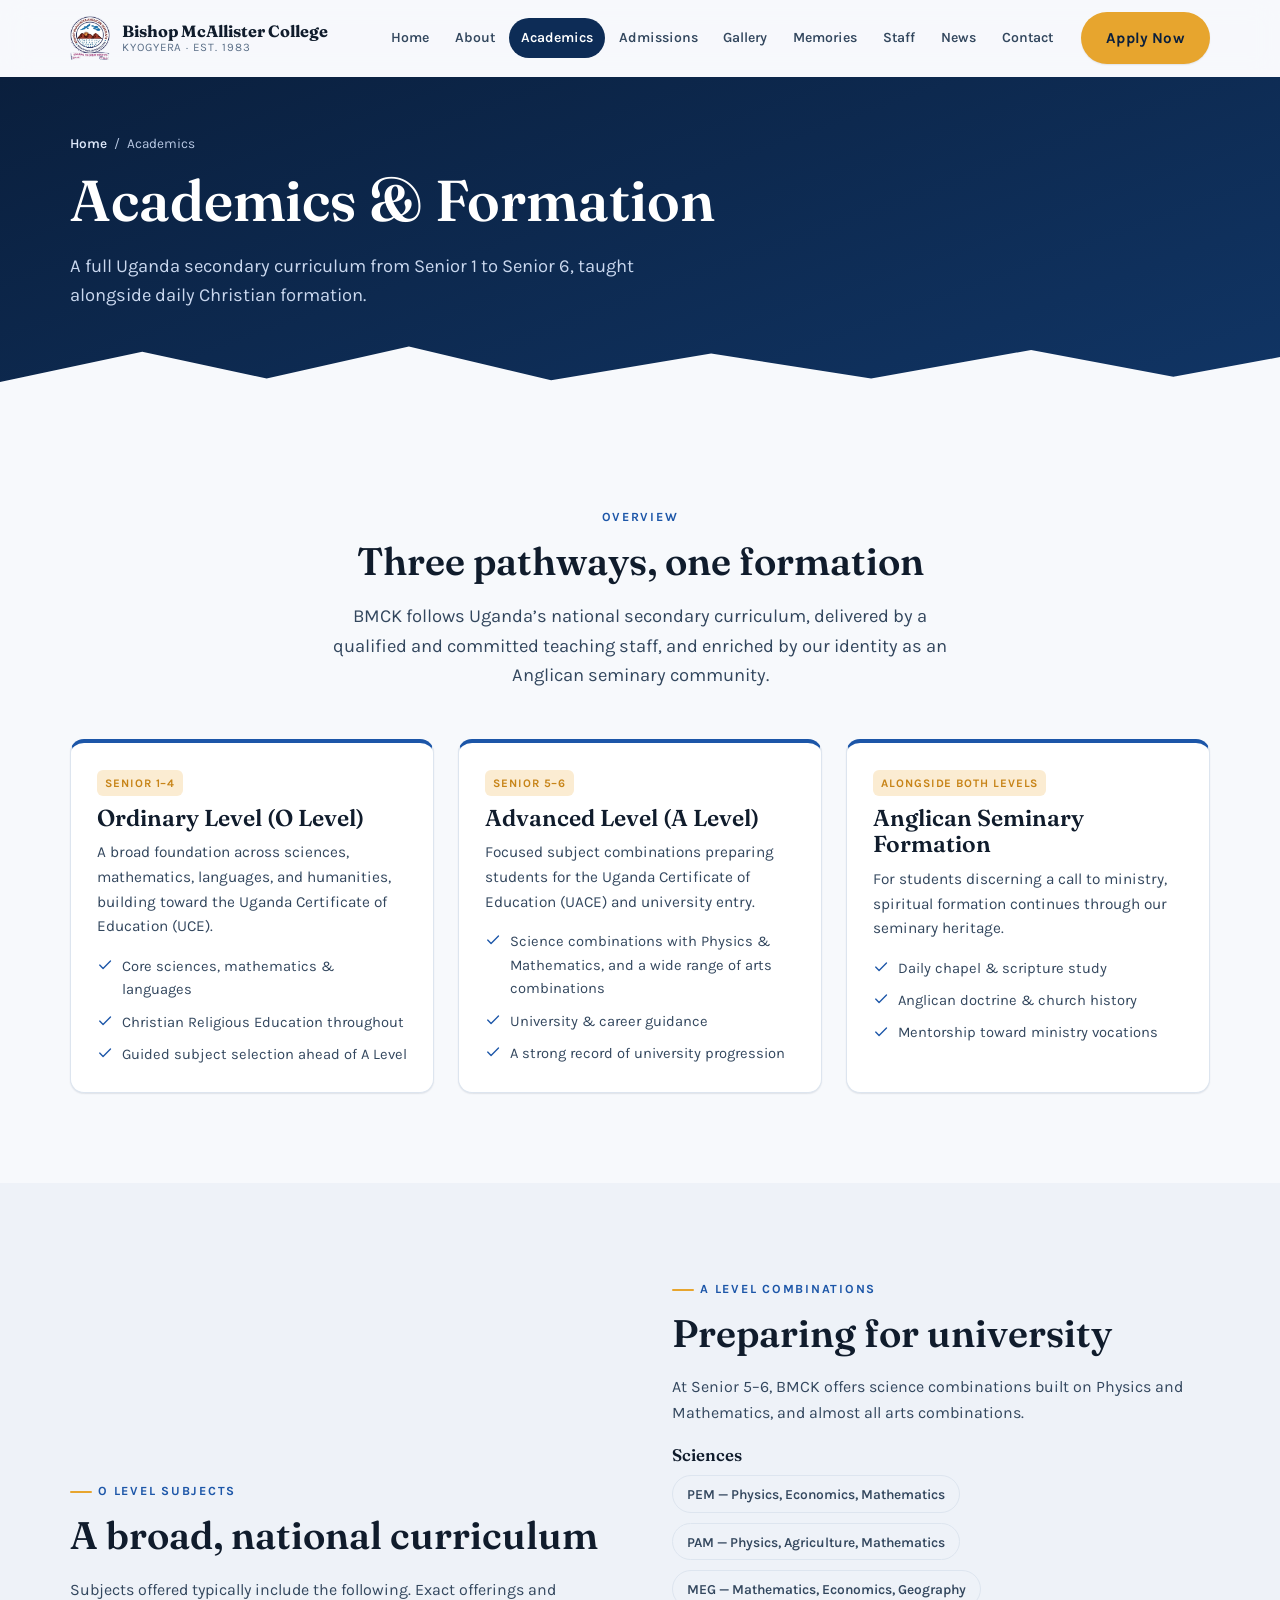
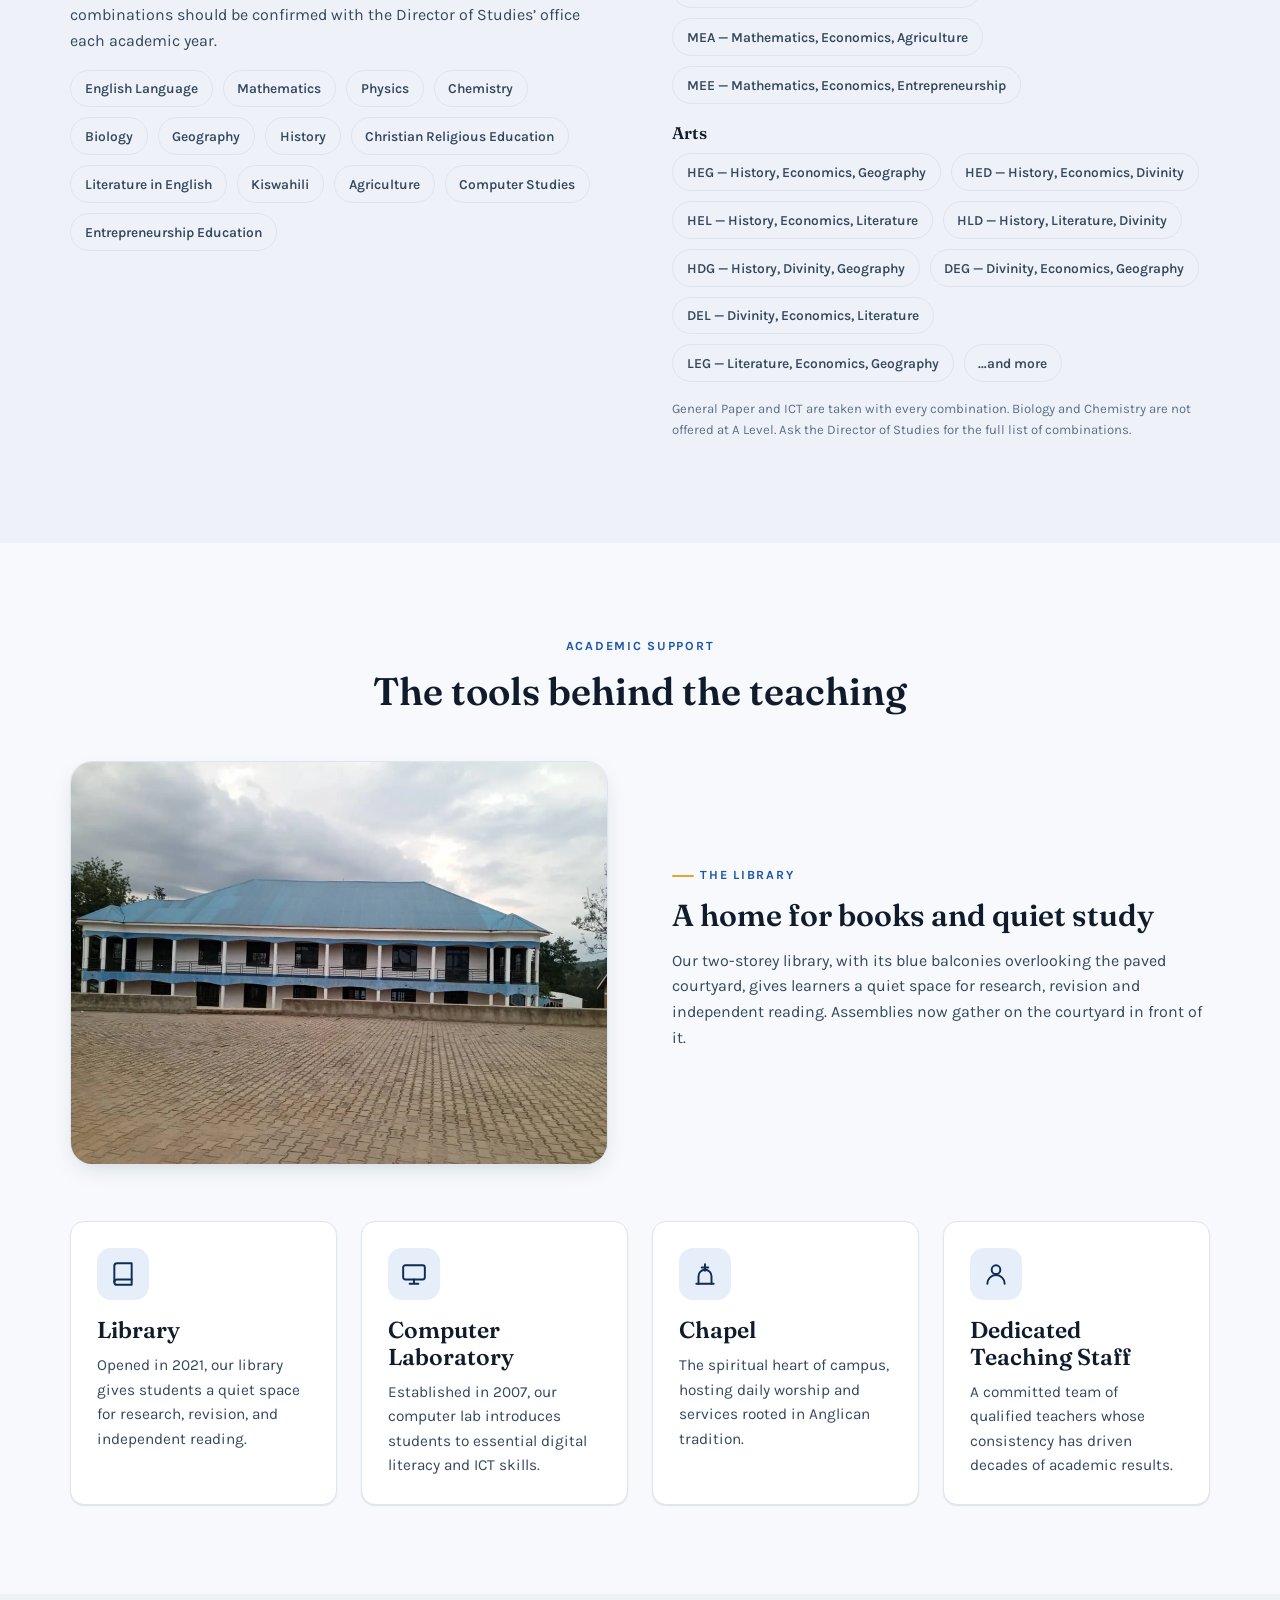
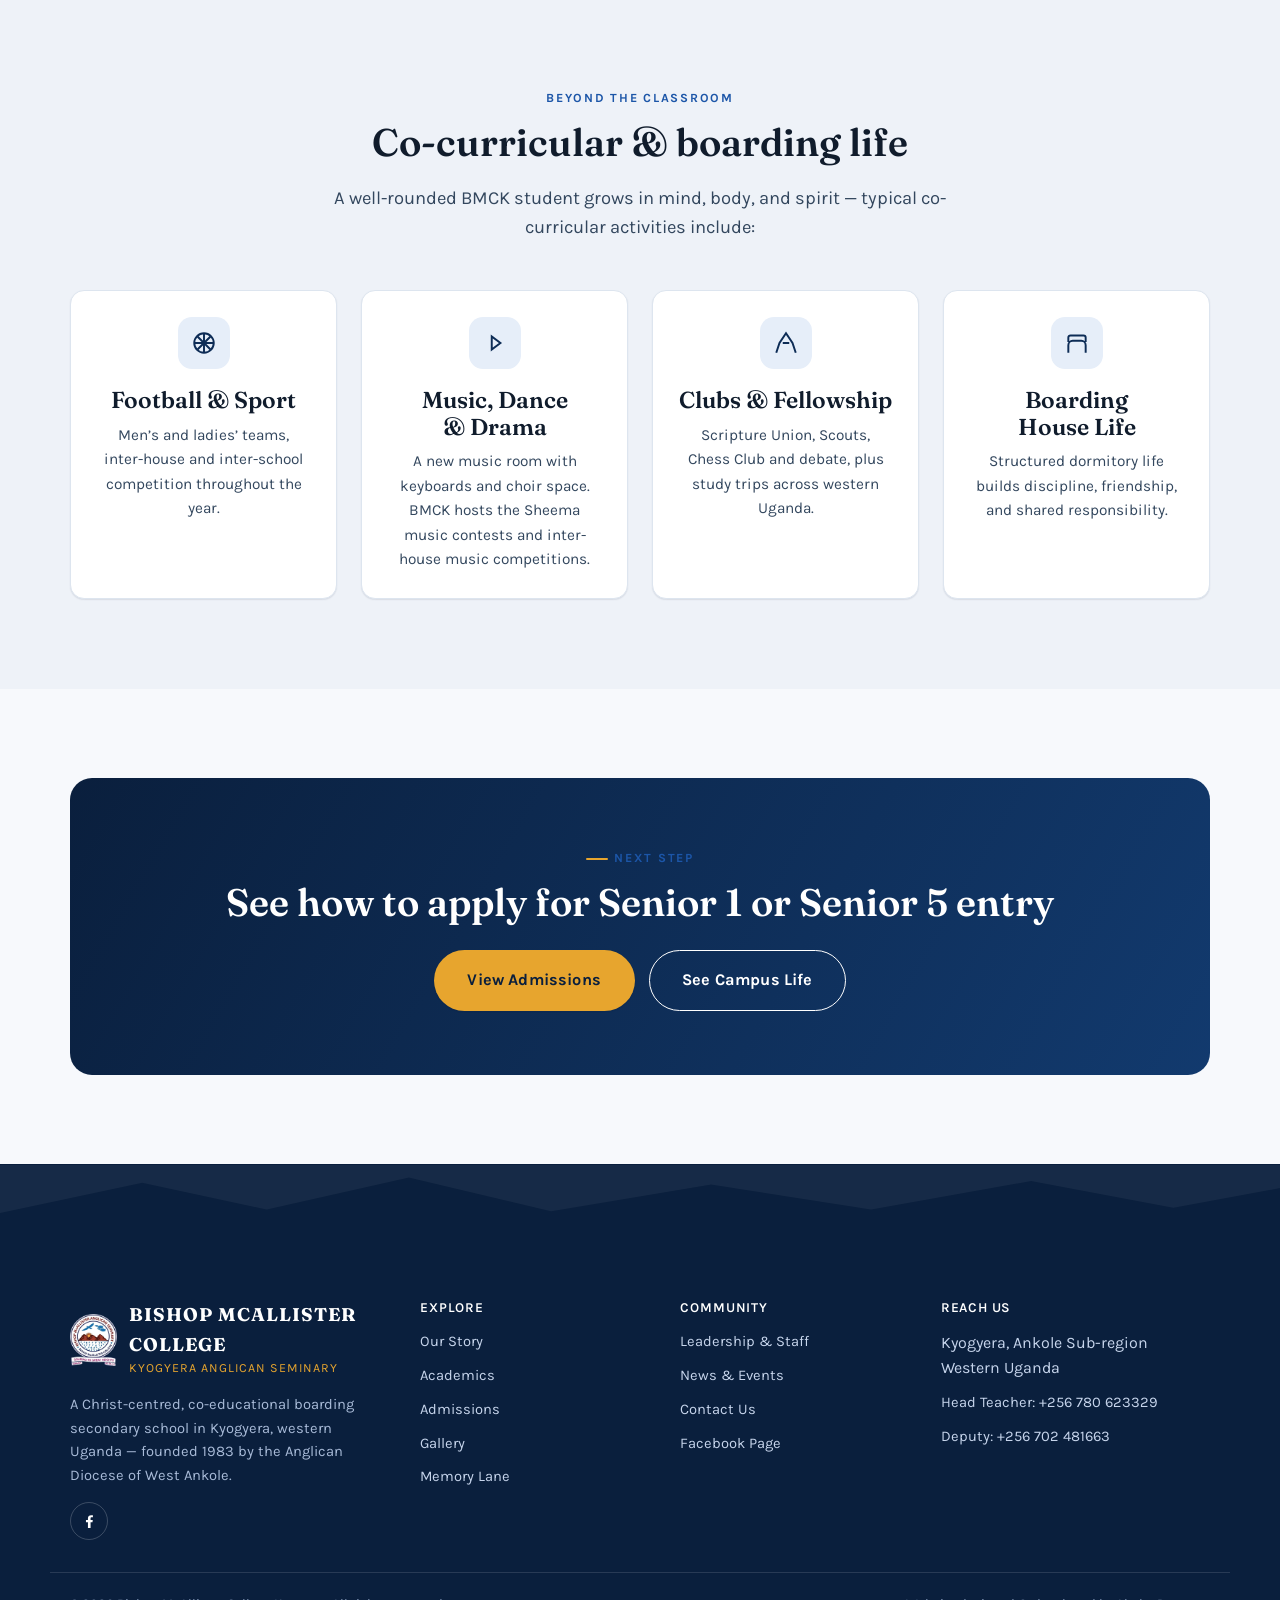
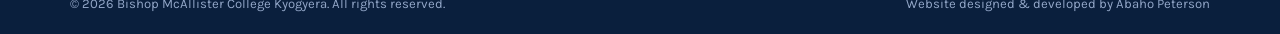
<file: academics.html>
<!DOCTYPE html>
<html lang="en">
<head>
<meta charset="UTF-8">
<meta name="viewport" content="width=device-width, initial-scale=1.0">
<meta name="author" content="Abaho Peterson">
<title>Academics | Bishop McAllister College Kyogyera</title>
<meta name="description" content="Explore academics at Bishop McAllister College Kyogyera: O-Level and A-Level programmes, Anglican seminary formation, co-curricular life, and academic support facilities.">
<link rel="icon" type="image/png" href="assets/images/favicon-32.png">
<link rel="apple-touch-icon" href="assets/images/favicon-192.png">
<meta name="theme-color" content="#0a1f3d">
<link rel="preconnect" href="https://fonts.googleapis.com">
<link rel="preconnect" href="https://fonts.gstatic.com" crossorigin>
<link href="https://fonts.googleapis.com/css2?family=Fraunces:ital,wght@0,400;0,500;0,600;0,700;1,500&family=Karla:wght@400;500;600;700;800&display=swap" rel="stylesheet">
<link rel="stylesheet" href="assets/css/style.css?v=20260928b">
</head>
<body>
<a class="skip-link" href="#main">Skip to main content</a>

<header class="site-header">
  <div class="container nav-bar">
    <a class="brand" href="index.html">
      <img src="assets/images/bmck-crest-sm.webp?v=20260928b" alt="Bishop McAllister College Kyogyera crest" width="44" height="44">
      <span class="brand-text"><strong>Bishop McAllister College</strong><span>Kyogyera &middot; Est. 1983</span></span>
    </a>
    <nav class="nav-links" id="nav-links">
      <a href="index.html">Home</a>
      <a href="about.html">About</a>
      <a href="academics.html">Academics</a>
      <a href="admissions.html">Admissions</a>
      <a href="gallery.html">Gallery</a>
      <a href="memories.html">Memories</a>
      <a href="staff.html">Staff</a>
      <a href="news.html">News</a>
      <a href="contact.html">Contact</a>
    </nav>
    <div class="nav-cta">
      <a class="btn btn-primary" href="admissions.html"><span>Apply Now</span></a>
      <button class="nav-toggle" aria-label="Toggle menu" aria-expanded="false" aria-controls="nav-links"><span></span></button>
    </div>
  </div>
</header>

<main id="main">

  <section class="page-header">
    <div class="container">
      <div class="breadcrumb"><a href="index.html">Home</a> / <span>Academics</span></div>
      <h1>Academics &amp; Formation</h1>
      <p class="lede">A full Uganda secondary curriculum from Senior&nbsp;1 to Senior&nbsp;6, taught alongside daily Christian formation.</p>
    </div>
    <div class="ridge" aria-hidden="true"><svg viewBox="0 0 1440 90" preserveAspectRatio="none"><path d="M0,90 L0,54 L160,20 L300,50 L460,14 L620,52 L800,22 L980,50 L1160,18 L1320,48 L1440,26 L1440,90 Z" fill="var(--bg)"></path></svg></div>
  </section>

  <section class="section">
    <div class="container">
      <div class="section-head center reveal">
        <span class="eyebrow">Overview</span>
        <h2>Three pathways, one formation</h2>
        <p class="lede" style="margin-inline:auto;">BMCK follows Uganda&rsquo;s national secondary curriculum, delivered by a qualified and committed teaching staff, and enriched by our identity as an Anglican seminary community.</p>
      </div>
      <div class="grid grid-3">
        <div class="card program-card reveal">
          <span class="tag">Senior 1&ndash;4</span>
          <h3>Ordinary Level (O&nbsp;Level)</h3>
          <p>A broad foundation across sciences, mathematics, languages, and humanities, building toward the Uganda Certificate of Education (UCE).</p>
          <ul>
            <li><svg viewBox="0 0 24 24" fill="none" stroke="currentColor" stroke-width="2" stroke-linecap="round" stroke-linejoin="round"><path d="M20 6 9 17l-5-5"/></svg>Core sciences, mathematics &amp; languages</li>
            <li><svg viewBox="0 0 24 24" fill="none" stroke="currentColor" stroke-width="2" stroke-linecap="round" stroke-linejoin="round"><path d="M20 6 9 17l-5-5"/></svg>Christian Religious Education throughout</li>
            <li><svg viewBox="0 0 24 24" fill="none" stroke="currentColor" stroke-width="2" stroke-linecap="round" stroke-linejoin="round"><path d="M20 6 9 17l-5-5"/></svg>Guided subject selection ahead of A&nbsp;Level</li>
          </ul>
        </div>
        <div class="card program-card reveal">
          <span class="tag">Senior 5&ndash;6</span>
          <h3>Advanced Level (A&nbsp;Level)</h3>
          <p>Focused subject combinations preparing students for the Uganda Certificate of Education (UACE) and university entry.</p>
          <ul>
            <li><svg viewBox="0 0 24 24" fill="none" stroke="currentColor" stroke-width="2" stroke-linecap="round" stroke-linejoin="round"><path d="M20 6 9 17l-5-5"/></svg>Science combinations with Physics &amp; Mathematics, and a wide range of arts combinations</li>
            <li><svg viewBox="0 0 24 24" fill="none" stroke="currentColor" stroke-width="2" stroke-linecap="round" stroke-linejoin="round"><path d="M20 6 9 17l-5-5"/></svg>University &amp; career guidance</li>
            <li><svg viewBox="0 0 24 24" fill="none" stroke="currentColor" stroke-width="2" stroke-linecap="round" stroke-linejoin="round"><path d="M20 6 9 17l-5-5"/></svg>A strong record of university progression</li>
          </ul>
        </div>
        <div class="card program-card reveal">
          <span class="tag">Alongside Both Levels</span>
          <h3>Anglican Seminary Formation</h3>
          <p>For students discerning a call to ministry, spiritual formation continues through our seminary heritage.</p>
          <ul>
            <li><svg viewBox="0 0 24 24" fill="none" stroke="currentColor" stroke-width="2" stroke-linecap="round" stroke-linejoin="round"><path d="M20 6 9 17l-5-5"/></svg>Daily chapel &amp; scripture study</li>
            <li><svg viewBox="0 0 24 24" fill="none" stroke="currentColor" stroke-width="2" stroke-linecap="round" stroke-linejoin="round"><path d="M20 6 9 17l-5-5"/></svg>Anglican doctrine &amp; church history</li>
            <li><svg viewBox="0 0 24 24" fill="none" stroke="currentColor" stroke-width="2" stroke-linecap="round" stroke-linejoin="round"><path d="M20 6 9 17l-5-5"/></svg>Mentorship toward ministry vocations</li>
          </ul>
        </div>
      </div>
    </div>
  </section>

  <!-- SUBJECTS -->
  <section class="section section-alt">
    <div class="container split">
      <div class="reveal">
        <span class="eyebrow">O&nbsp;Level Subjects</span>
        <h2>A broad, national curriculum</h2>
        <p>Subjects offered typically include the following. Exact offerings and combinations should be confirmed with the Director of Studies&rsquo; office each academic year.</p>
        <div class="chip-row">
          <span class="chip">English Language</span>
          <span class="chip">Mathematics</span>
          <span class="chip">Physics</span>
          <span class="chip">Chemistry</span>
          <span class="chip">Biology</span>
          <span class="chip">Geography</span>
          <span class="chip">History</span>
          <span class="chip">Christian Religious Education</span>
          <span class="chip">Literature in English</span>
          <span class="chip">Kiswahili</span>
          <span class="chip">Agriculture</span>
          <span class="chip">Computer Studies</span>
          <span class="chip">Entrepreneurship Education</span>
        </div>
      </div>
      <div class="reveal">
        <span class="eyebrow">A&nbsp;Level Combinations</span>
        <h2>Preparing for university</h2>
        <p>At Senior 5&ndash;6, BMCK offers science combinations built on Physics and Mathematics, and almost all arts combinations.</p>
        <h3 style="font-size:1.05rem;margin:1.2em 0 .6em;">Sciences</h3>
        <div class="chip-row">
          <span class="chip">PEM &mdash; Physics, Economics, Mathematics</span>
          <span class="chip">PAM &mdash; Physics, Agriculture, Mathematics</span>
          <span class="chip">MEG &mdash; Mathematics, Economics, Geography</span>
          <span class="chip">MEA &mdash; Mathematics, Economics, Agriculture</span>
          <span class="chip">MEE &mdash; Mathematics, Economics, Entrepreneurship</span>
        </div>
        <h3 style="font-size:1.05rem;margin:1.2em 0 .6em;">Arts</h3>
        <div class="chip-row">
          <span class="chip">HEG &mdash; History, Economics, Geography</span>
          <span class="chip">HED &mdash; History, Economics, Divinity</span>
          <span class="chip">HEL &mdash; History, Economics, Literature</span>
          <span class="chip">HLD &mdash; History, Literature, Divinity</span>
          <span class="chip">HDG &mdash; History, Divinity, Geography</span>
          <span class="chip">DEG &mdash; Divinity, Economics, Geography</span>
          <span class="chip">DEL &mdash; Divinity, Economics, Literature</span>
          <span class="chip">LEG &mdash; Literature, Economics, Geography</span>
          <span class="chip">&hellip;and more</span>
        </div>
        <p class="form-note" style="margin-top:16px;">General Paper and ICT are taken with every combination. Biology and Chemistry are not offered at A&nbsp;Level. Ask the Director of Studies for the full list of combinations.</p>
      </div>
    </div>
  </section>

  <!-- SUPPORT & FACILITIES -->
  <section class="section">
    <div class="container">
      <div class="section-head center reveal">
        <span class="eyebrow">Academic Support</span>
        <h2>The tools behind the teaching</h2>
      </div>
      <div class="split" style="margin-bottom:clamp(32px,5vw,56px);">
        <figure class="badge-figure reveal" style="padding:0;margin:0;overflow:hidden;">
          <img src="assets/images/school-life/library.webp" alt="The two-storey school library with blue balconies and a blue roof, behind a paved courtyard" width="1016" height="762" loading="lazy" style="width:100%;height:100%;aspect-ratio:4/3;object-fit:cover;">
        </figure>
        <div class="reveal">
          <span class="eyebrow">The Library</span>
          <h3 style="font-size:clamp(1.4rem,2.6vw,1.9rem);">A home for books and quiet study</h3>
          <p>Our two-storey library, with its blue balconies overlooking the paved courtyard, gives learners a quiet space for research, revision and independent reading. Assemblies now gather on the courtyard in front of it.</p>
        </div>
      </div>
      <div class="grid grid-4">
        <div class="card reveal">
          <div class="card-icon"><svg viewBox="0 0 24 24" fill="none" stroke="currentColor" stroke-width="1.8" stroke-linecap="round" stroke-linejoin="round"><path d="M4 19.5A2.5 2.5 0 0 1 6.5 17H20"/><path d="M6.5 2H20v20H6.5A2.5 2.5 0 0 1 4 19.5v-15A2.5 2.5 0 0 1 6.5 2Z"/></svg></div>
          <h3>Library</h3>
          <p>Opened in 2021, our library gives students a quiet space for research, revision, and independent reading.</p>
        </div>
        <div class="card reveal">
          <div class="card-icon"><svg viewBox="0 0 24 24" fill="none" stroke="currentColor" stroke-width="1.8" stroke-linecap="round" stroke-linejoin="round"><rect x="2" y="4" width="20" height="13" rx="2"/><path d="M8 21h8M12 17v4"/></svg></div>
          <h3>Computer Laboratory</h3>
          <p>Established in 2007, our computer lab introduces students to essential digital literacy and ICT skills.</p>
        </div>
        <div class="card reveal">
          <div class="card-icon"><svg viewBox="0 0 24 24" fill="none" stroke="currentColor" stroke-width="1.8" stroke-linecap="round" stroke-linejoin="round"><path d="M12 3v6M9 6h6M6 21v-7a6 6 0 0 1 12 0v7"/><path d="M4 21h16"/></svg></div>
          <h3>Chapel</h3>
          <p>The spiritual heart of campus, hosting daily worship and services rooted in Anglican tradition.</p>
        </div>
        <div class="card reveal">
          <div class="card-icon"><svg viewBox="0 0 24 24" fill="none" stroke="currentColor" stroke-width="1.8" stroke-linecap="round" stroke-linejoin="round"><circle cx="12" cy="8" r="4"/><path d="M20 21a8 8 0 0 0-16 0"/></svg></div>
          <h3>Dedicated Teaching Staff</h3>
          <p>A committed team of qualified teachers whose consistency has driven decades of academic results.</p>
        </div>
      </div>
    </div>
  </section>

  <!-- CO-CURRICULAR -->
  <section class="section section-alt">
    <div class="container">
      <div class="section-head center reveal">
        <span class="eyebrow">Beyond the Classroom</span>
        <h2>Co-curricular &amp; boarding life</h2>
        <p class="lede" style="margin-inline:auto;">A well-rounded BMCK student grows in mind, body, and spirit &mdash; typical co-curricular activities include:</p>
      </div>
      <div class="grid grid-4">
        <div class="card reveal" style="text-align:center;">
          <div class="card-icon" style="margin-inline:auto;"><svg viewBox="0 0 24 24" fill="none" stroke="currentColor" stroke-width="1.8"><circle cx="12" cy="12" r="9"/><path d="M12 3v18M3 12h18M6 6l12 12M18 6 6 18"/></svg></div>
          <h3>Football &amp; Sport</h3>
          <p>Men&rsquo;s and ladies&rsquo; teams, inter-house and inter-school competition throughout the year.</p>
        </div>
        <div class="card reveal" style="text-align:center;">
          <div class="card-icon" style="margin-inline:auto;"><svg viewBox="0 0 24 24" fill="none" stroke="currentColor" stroke-width="1.8"><path d="M9 18V6l8 6-8 6Z"/></svg></div>
          <h3>Music, Dance &amp; Drama</h3>
          <p>A new music room with keyboards and choir space. BMCK hosts the Sheema music contests and inter-house music competitions.</p>
        </div>
        <div class="card reveal" style="text-align:center;">
          <div class="card-icon" style="margin-inline:auto;"><svg viewBox="0 0 24 24" fill="none" stroke="currentColor" stroke-width="1.8"><path d="m3 21 3-9 6-9 6 9 3 9"/><path d="M9 12h6"/></svg></div>
          <h3>Clubs &amp; Fellowship</h3>
          <p>Scripture Union, Scouts, Chess Club and debate, plus study trips across western Uganda.</p>
        </div>
        <div class="card reveal" style="text-align:center;">
          <div class="card-icon" style="margin-inline:auto;"><svg viewBox="0 0 24 24" fill="none" stroke="currentColor" stroke-width="1.8"><path d="M4 21v-7a4 4 0 0 1 4-4h8a4 4 0 0 1 4 4v7M4 11V7a2 2 0 0 1 2-2h12a2 2 0 0 1 2 2v4"/></svg></div>
          <h3>Boarding House Life</h3>
          <p>Structured dormitory life builds discipline, friendship, and shared responsibility.</p>
        </div>
      </div>
    </div>
  </section>

  <section class="section">
    <div class="container">
      <div class="cta-banner reveal">
        <span class="eyebrow" style="justify-content:center;">Next Step</span>
        <h2>See how to apply for Senior&nbsp;1 or Senior&nbsp;5 entry</h2>
        <div class="cta-actions">
          <a class="btn btn-primary btn-lg" href="admissions.html">View Admissions</a>
          <a class="btn btn-outline btn-lg" href="gallery.html">See Campus Life</a>
        </div>
      </div>
    </div>
  </section>

</main>

<footer class="site-footer">
  <div class="ridge" aria-hidden="true" style="position:relative;">
    <svg viewBox="0 0 1440 90" preserveAspectRatio="none"><path d="M0,90 L0,54 L160,20 L300,50 L460,14 L620,52 L800,22 L980,50 L1160,18 L1320,48 L1440,26 L1440,0 L0,0 Z" fill="rgba(255,255,255,0.05)"></path></svg>
  </div>
  <div class="container footer-top">
    <div class="footer-grid">
      <div>
        <div class="footer-brand">
          <img src="assets/images/bmck-crest-sm.webp?v=20260928b" alt="BMCK crest">
          <span><strong>Bishop McAllister College</strong><span>Kyogyera Anglican Seminary</span></span>
        </div>
        <p>A Christ-centred, co-educational boarding secondary school in Kyogyera, western Uganda &mdash; founded 1983 by the Anglican Diocese of West Ankole.</p>
        <div class="footer-social">
          <a href="https://www.facebook.com/bishopmcallister/" target="_blank" rel="noopener" aria-label="BMCK on Facebook">
            <svg viewBox="0 0 24 24" fill="currentColor"><path d="M13.5 21v-8h2.7l.4-3.2h-3.1V7.7c0-.9.3-1.6 1.6-1.6h1.7V3.2C16.5 3.1 15.4 3 14.2 3c-2.6 0-4.4 1.6-4.4 4.4v2.4H7v3.2h2.8v8h3.7Z"/></svg>
          </a>
        </div>
      </div>
      <div>
        <h4>Explore</h4>
        <div class="footer-links">
          <a href="about.html">Our Story</a>
          <a href="academics.html">Academics</a>
          <a href="admissions.html">Admissions</a>
          <a href="gallery.html">Gallery</a>
          <a href="memories.html">Memory Lane</a>
        </div>
      </div>
      <div>
        <h4>Community</h4>
        <div class="footer-links">
          <a href="staff.html">Leadership &amp; Staff</a>
          <a href="news.html">News &amp; Events</a>
          <a href="contact.html">Contact Us</a>
          <a href="https://www.facebook.com/bishopmcallister/" target="_blank" rel="noopener">Facebook Page</a>
        </div>
      </div>
      <div>
        <h4>Reach Us</h4>
        <div class="footer-links">
          <span>Kyogyera, Ankole Sub-region<br>Western Uganda</span>
          <a href="tel:+256780623329">Head Teacher: +256 780 623329</a>
          <a href="tel:+256702481663">Deputy: +256 702 481663</a>
        </div>
      </div>
    </div>
  </div>
  <div class="container footer-bottom">
    <span>&copy; <span data-year>2026</span> Bishop McAllister College Kyogyera. All rights reserved.</span>
    <span>Website designed &amp; developed by Abaho Peterson</span>
  </div>
</footer>

<button class="to-top" aria-label="Back to top"><svg viewBox="0 0 24 24" fill="none" stroke="currentColor" stroke-width="2" stroke-linecap="round" stroke-linejoin="round"><path d="M12 19V5M5 12l7-7 7 7"/></svg></button>

<script src="assets/js/main.js?v=20260928b"></script>
</body>
</html>
</file>
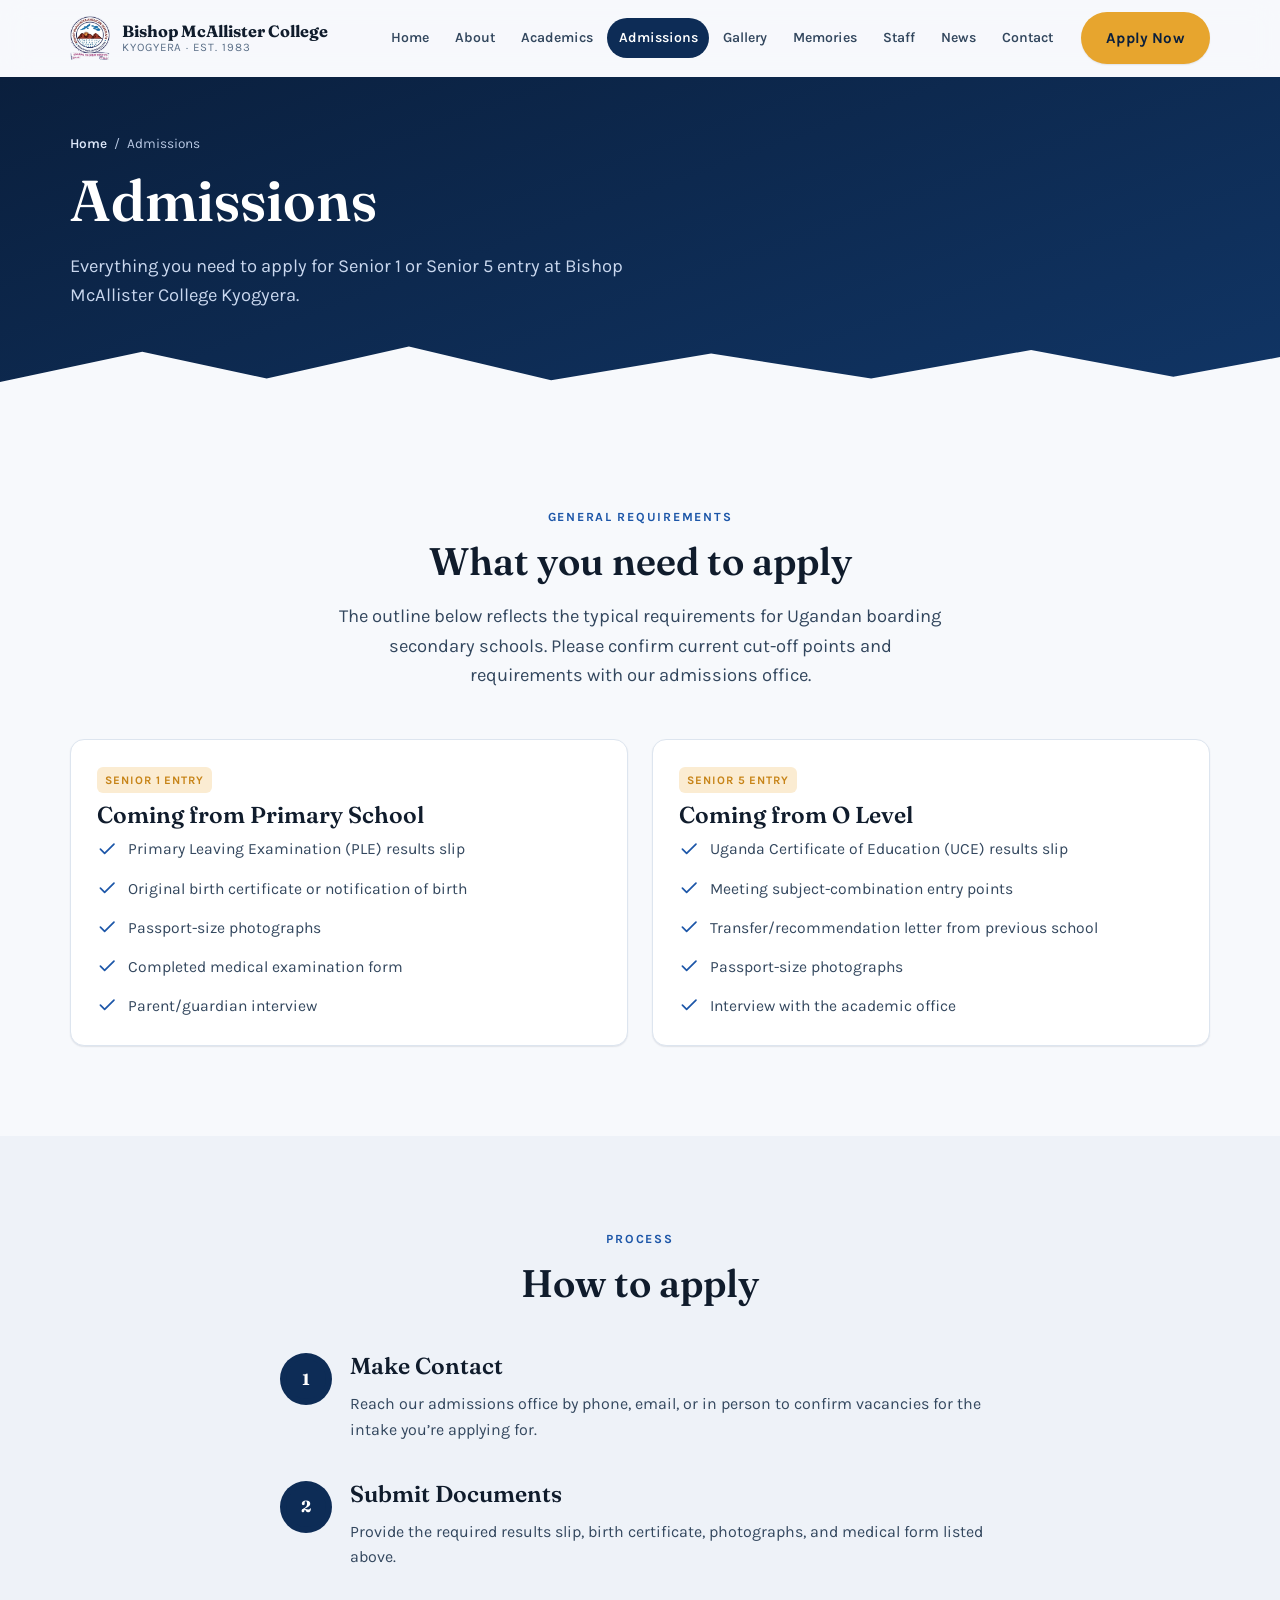
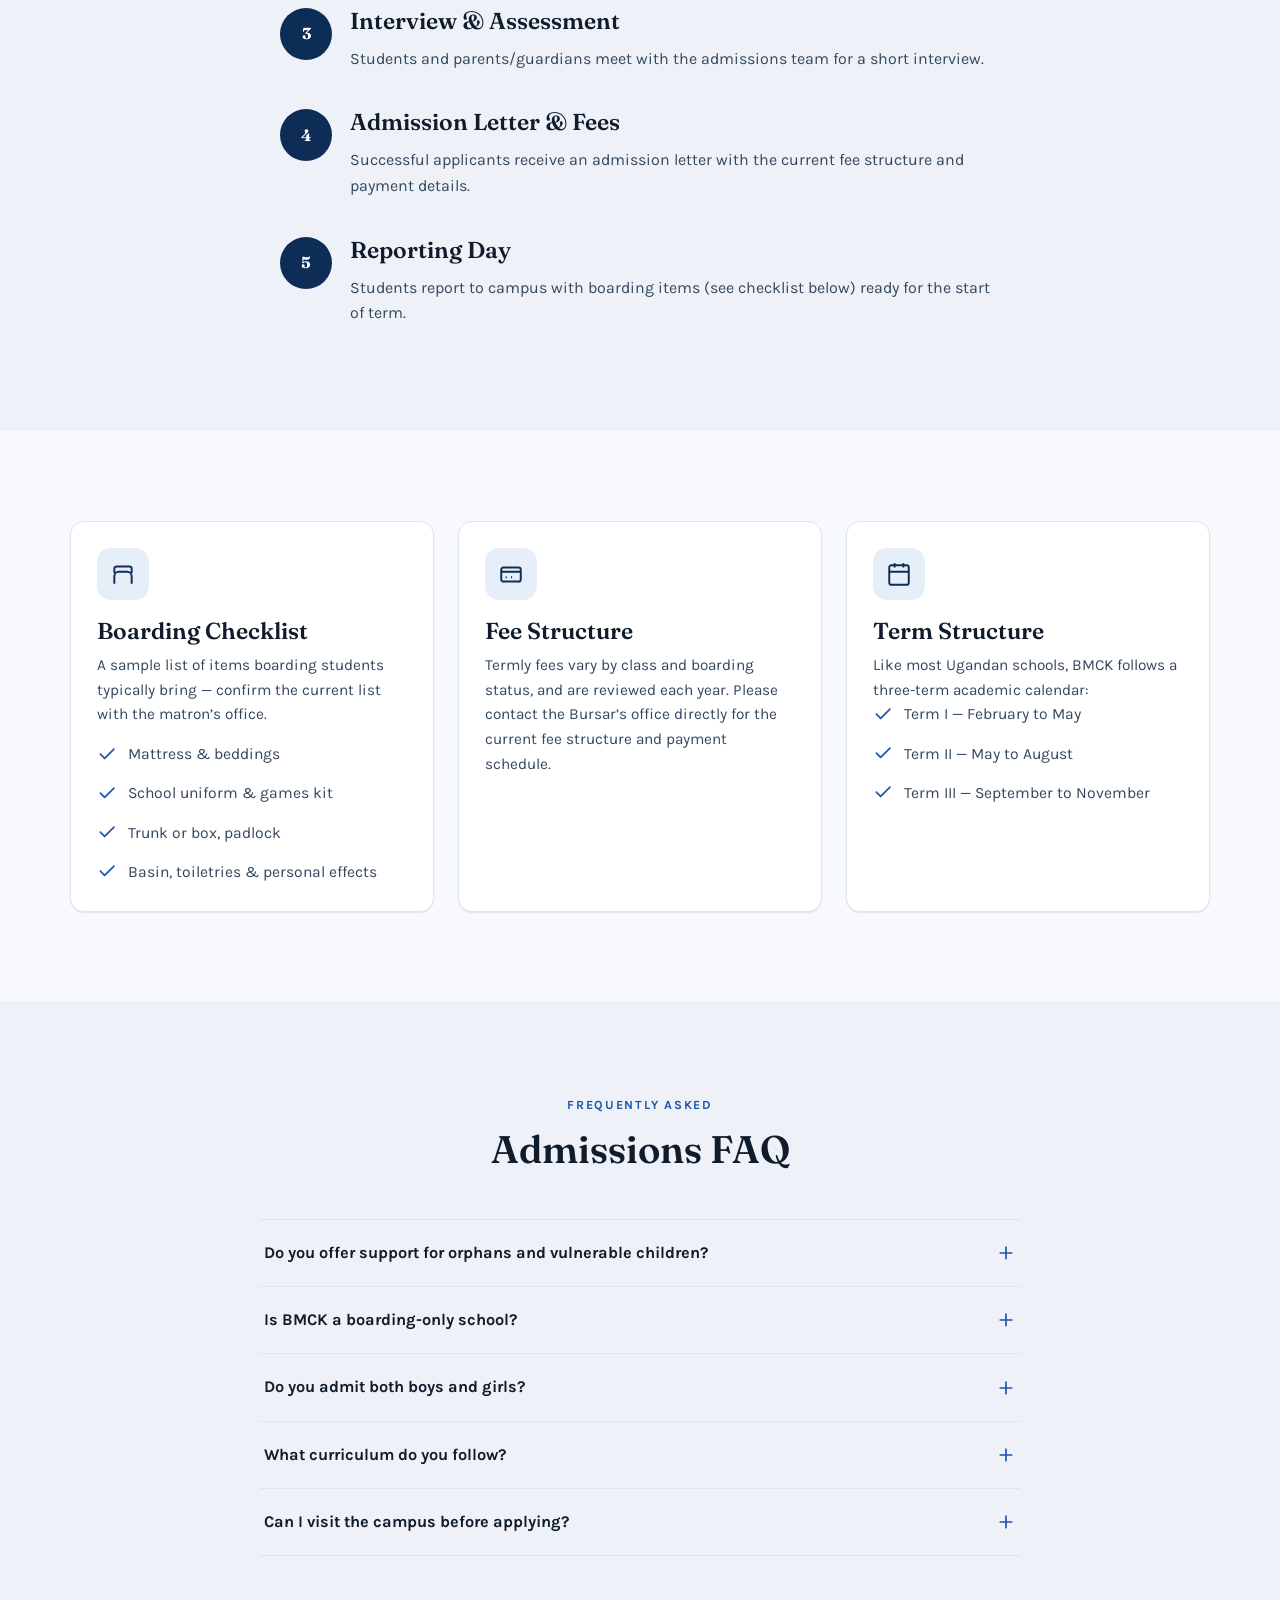
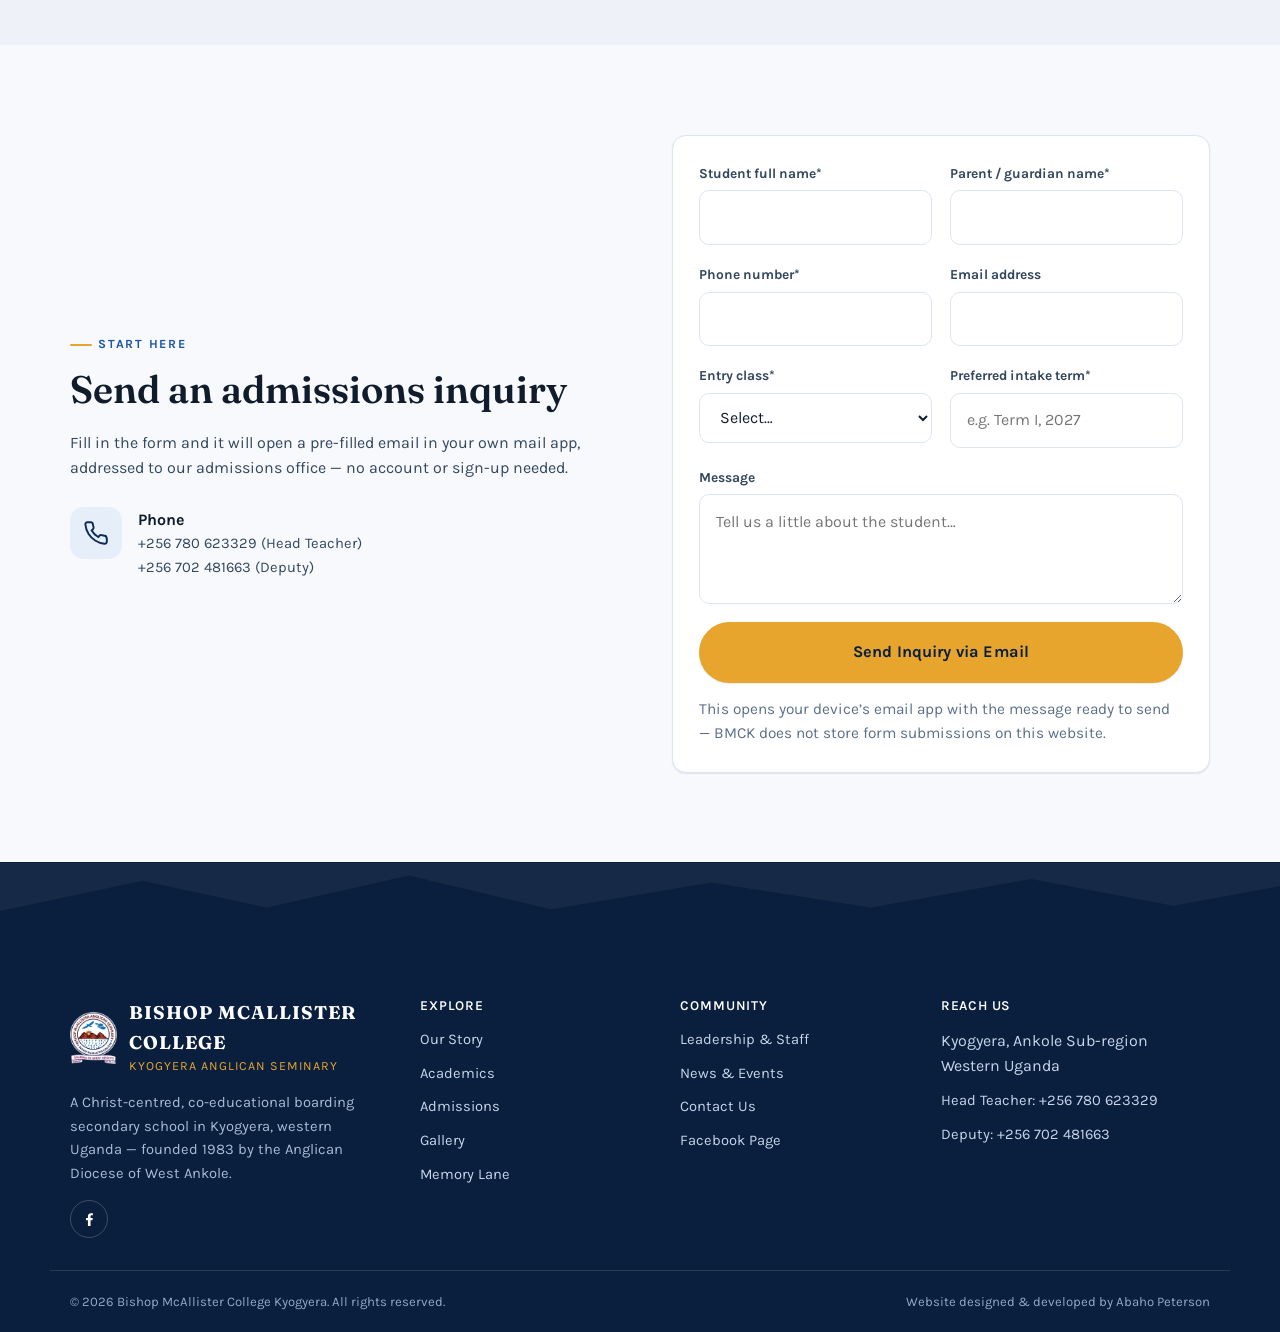
<file: admissions.html>
<!DOCTYPE html>
<html lang="en">
<head>
<meta charset="UTF-8">
<meta name="viewport" content="width=device-width, initial-scale=1.0">
<meta name="author" content="Abaho Peterson">
<title>Admissions | Bishop McAllister College Kyogyera</title>
<meta name="description" content="How to apply to Bishop McAllister College Kyogyera: Senior 1 and Senior 5 entry requirements, boarding checklist, application steps, and how to reach our admissions office.">
<link rel="icon" type="image/png" href="assets/images/favicon-32.png">
<link rel="apple-touch-icon" href="assets/images/favicon-192.png">
<meta name="theme-color" content="#0a1f3d">
<link rel="preconnect" href="https://fonts.googleapis.com">
<link rel="preconnect" href="https://fonts.gstatic.com" crossorigin>
<link href="https://fonts.googleapis.com/css2?family=Fraunces:ital,wght@0,400;0,500;0,600;0,700;1,500&family=Karla:wght@400;500;600;700;800&display=swap" rel="stylesheet">
<link rel="stylesheet" href="assets/css/style.css?v=20260928b">
</head>
<body>
<a class="skip-link" href="#main">Skip to main content</a>

<header class="site-header">
  <div class="container nav-bar">
    <a class="brand" href="index.html">
      <img src="assets/images/bmck-crest-sm.webp?v=20260928b" alt="Bishop McAllister College Kyogyera crest" width="44" height="44">
      <span class="brand-text"><strong>Bishop McAllister College</strong><span>Kyogyera &middot; Est. 1983</span></span>
    </a>
    <nav class="nav-links" id="nav-links">
      <a href="index.html">Home</a>
      <a href="about.html">About</a>
      <a href="academics.html">Academics</a>
      <a href="admissions.html">Admissions</a>
      <a href="gallery.html">Gallery</a>
      <a href="memories.html">Memories</a>
      <a href="staff.html">Staff</a>
      <a href="news.html">News</a>
      <a href="contact.html">Contact</a>
    </nav>
    <div class="nav-cta">
      <a class="btn btn-primary" href="#apply"><span>Apply Now</span></a>
      <button class="nav-toggle" aria-label="Toggle menu" aria-expanded="false" aria-controls="nav-links"><span></span></button>
    </div>
  </div>
</header>

<main id="main">

  <section class="page-header">
    <div class="container">
      <div class="breadcrumb"><a href="index.html">Home</a> / <span>Admissions</span></div>
      <h1>Admissions</h1>
      <p class="lede">Everything you need to apply for Senior&nbsp;1 or Senior&nbsp;5 entry at Bishop McAllister College Kyogyera.</p>
    </div>
    <div class="ridge" aria-hidden="true"><svg viewBox="0 0 1440 90" preserveAspectRatio="none"><path d="M0,90 L0,54 L160,20 L300,50 L460,14 L620,52 L800,22 L980,50 L1160,18 L1320,48 L1440,26 L1440,90 Z" fill="var(--bg)"></path></svg></div>
  </section>

  <!-- REQUIREMENTS -->
  <section class="section">
    <div class="container">
      <div class="section-head center reveal">
        <span class="eyebrow">General Requirements</span>
        <h2>What you need to apply</h2>
        <p class="lede" style="margin-inline:auto;">The outline below reflects the typical requirements for Ugandan boarding secondary schools. Please confirm current cut-off points and requirements with our admissions office.</p>
      </div>
      <div class="grid grid-2">
        <div class="card reveal">
          <span class="tag">Senior 1 Entry</span>
          <h3>Coming from Primary School</h3>
          <ul class="list-check">
            <li><svg viewBox="0 0 24 24" fill="none" stroke="currentColor" stroke-width="2" stroke-linecap="round" stroke-linejoin="round"><path d="M20 6 9 17l-5-5"/></svg>Primary Leaving Examination (PLE) results slip</li>
            <li><svg viewBox="0 0 24 24" fill="none" stroke="currentColor" stroke-width="2" stroke-linecap="round" stroke-linejoin="round"><path d="M20 6 9 17l-5-5"/></svg>Original birth certificate or notification of birth</li>
            <li><svg viewBox="0 0 24 24" fill="none" stroke="currentColor" stroke-width="2" stroke-linecap="round" stroke-linejoin="round"><path d="M20 6 9 17l-5-5"/></svg>Passport-size photographs</li>
            <li><svg viewBox="0 0 24 24" fill="none" stroke="currentColor" stroke-width="2" stroke-linecap="round" stroke-linejoin="round"><path d="M20 6 9 17l-5-5"/></svg>Completed medical examination form</li>
            <li><svg viewBox="0 0 24 24" fill="none" stroke="currentColor" stroke-width="2" stroke-linecap="round" stroke-linejoin="round"><path d="M20 6 9 17l-5-5"/></svg>Parent/guardian interview</li>
          </ul>
        </div>
        <div class="card reveal">
          <span class="tag">Senior 5 Entry</span>
          <h3>Coming from O&nbsp;Level</h3>
          <ul class="list-check">
            <li><svg viewBox="0 0 24 24" fill="none" stroke="currentColor" stroke-width="2" stroke-linecap="round" stroke-linejoin="round"><path d="M20 6 9 17l-5-5"/></svg>Uganda Certificate of Education (UCE) results slip</li>
            <li><svg viewBox="0 0 24 24" fill="none" stroke="currentColor" stroke-width="2" stroke-linecap="round" stroke-linejoin="round"><path d="M20 6 9 17l-5-5"/></svg>Meeting subject-combination entry points</li>
            <li><svg viewBox="0 0 24 24" fill="none" stroke="currentColor" stroke-width="2" stroke-linecap="round" stroke-linejoin="round"><path d="M20 6 9 17l-5-5"/></svg>Transfer/recommendation letter from previous school</li>
            <li><svg viewBox="0 0 24 24" fill="none" stroke="currentColor" stroke-width="2" stroke-linecap="round" stroke-linejoin="round"><path d="M20 6 9 17l-5-5"/></svg>Passport-size photographs</li>
            <li><svg viewBox="0 0 24 24" fill="none" stroke="currentColor" stroke-width="2" stroke-linecap="round" stroke-linejoin="round"><path d="M20 6 9 17l-5-5"/></svg>Interview with the academic office</li>
          </ul>
        </div>
      </div>
    </div>
  </section>

  <!-- HOW TO APPLY -->
  <section class="section section-alt">
    <div class="container">
      <div class="section-head center reveal">
        <span class="eyebrow">Process</span>
        <h2>How to apply</h2>
      </div>
      <div class="step-list reveal" style="max-width:720px;margin-inline:auto;">
        <div class="step">
          <div class="card-icon" style="border-radius:50%;background:var(--navy-800);color:#fff;"><span class="step-num"></span></div>
          <div><h3>Make Contact</h3><p>Reach our admissions office by phone, email, or in person to confirm vacancies for the intake you&rsquo;re applying for.</p></div>
        </div>
        <div class="step">
          <div class="card-icon" style="border-radius:50%;background:var(--navy-800);color:#fff;"><span class="step-num"></span></div>
          <div><h3>Submit Documents</h3><p>Provide the required results slip, birth certificate, photographs, and medical form listed above.</p></div>
        </div>
        <div class="step">
          <div class="card-icon" style="border-radius:50%;background:var(--navy-800);color:#fff;"><span class="step-num"></span></div>
          <div><h3>Interview &amp; Assessment</h3><p>Students and parents/guardians meet with the admissions team for a short interview.</p></div>
        </div>
        <div class="step">
          <div class="card-icon" style="border-radius:50%;background:var(--navy-800);color:#fff;"><span class="step-num"></span></div>
          <div><h3>Admission Letter &amp; Fees</h3><p>Successful applicants receive an admission letter with the current fee structure and payment details.</p></div>
        </div>
        <div class="step">
          <div class="card-icon" style="border-radius:50%;background:var(--navy-800);color:#fff;"><span class="step-num"></span></div>
          <div><h3>Reporting Day</h3><p>Students report to campus with boarding items (see checklist below) ready for the start of term.</p></div>
        </div>
      </div>
    </div>
  </section>

  <!-- BOARDING CHECKLIST + FEES + TERMS -->
  <section class="section">
    <div class="container">
      <div class="grid grid-3">
        <div class="card reveal">
          <div class="card-icon"><svg viewBox="0 0 24 24" fill="none" stroke="currentColor" stroke-width="1.8"><path d="M4 21v-7a4 4 0 0 1 4-4h8a4 4 0 0 1 4 4v7M4 11V7a2 2 0 0 1 2-2h12a2 2 0 0 1 2 2v4"/></svg></div>
          <h3>Boarding Checklist</h3>
          <p style="margin-bottom:1em;">A sample list of items boarding students typically bring &mdash; confirm the current list with the matron&rsquo;s office.</p>
          <ul class="list-check">
            <li><svg viewBox="0 0 24 24" fill="none" stroke="currentColor" stroke-width="2" stroke-linecap="round" stroke-linejoin="round"><path d="M20 6 9 17l-5-5"/></svg>Mattress &amp; beddings</li>
            <li><svg viewBox="0 0 24 24" fill="none" stroke="currentColor" stroke-width="2" stroke-linecap="round" stroke-linejoin="round"><path d="M20 6 9 17l-5-5"/></svg>School uniform &amp; games kit</li>
            <li><svg viewBox="0 0 24 24" fill="none" stroke="currentColor" stroke-width="2" stroke-linecap="round" stroke-linejoin="round"><path d="M20 6 9 17l-5-5"/></svg>Trunk or box, padlock</li>
            <li><svg viewBox="0 0 24 24" fill="none" stroke="currentColor" stroke-width="2" stroke-linecap="round" stroke-linejoin="round"><path d="M20 6 9 17l-5-5"/></svg>Basin, toiletries &amp; personal effects</li>
          </ul>
        </div>
        <div class="card reveal">
          <div class="card-icon"><svg viewBox="0 0 24 24" fill="none" stroke="currentColor" stroke-width="1.8"><path d="M3 10h18M7 15h1m4 0h1M5 6h14a2 2 0 0 1 2 2v9a2 2 0 0 1-2 2H5a2 2 0 0 1-2-2V8a2 2 0 0 1 2-2Z"/></svg></div>
          <h3>Fee Structure</h3>
          <p>Termly fees vary by class and boarding status, and are reviewed each year. Please contact the Bursar&rsquo;s office directly for the current fee structure and payment schedule.</p>
        </div>
        <div class="card reveal">
          <div class="card-icon"><svg viewBox="0 0 24 24" fill="none" stroke="currentColor" stroke-width="1.8"><rect x="3" y="4" width="18" height="18" rx="2"/><path d="M16 2v4M8 2v4M3 10h18"/></svg></div>
          <h3>Term Structure</h3>
          <p>Like most Ugandan schools, BMCK follows a three-term academic calendar:</p>
          <ul class="list-check">
            <li><svg viewBox="0 0 24 24" fill="none" stroke="currentColor" stroke-width="2" stroke-linecap="round" stroke-linejoin="round"><path d="M20 6 9 17l-5-5"/></svg>Term I &mdash; February to May</li>
            <li><svg viewBox="0 0 24 24" fill="none" stroke="currentColor" stroke-width="2" stroke-linecap="round" stroke-linejoin="round"><path d="M20 6 9 17l-5-5"/></svg>Term II &mdash; May to August</li>
            <li><svg viewBox="0 0 24 24" fill="none" stroke="currentColor" stroke-width="2" stroke-linecap="round" stroke-linejoin="round"><path d="M20 6 9 17l-5-5"/></svg>Term III &mdash; September to November</li>
          </ul>
        </div>
      </div>
    </div>
  </section>

  <!-- FAQ -->
  <section class="section section-alt">
    <div class="container">
      <div class="section-head center reveal">
        <span class="eyebrow">Frequently Asked</span>
        <h2>Admissions FAQ</h2>
      </div>
      <div class="accordion reveal" style="max-width:760px;margin-inline:auto;">
        <div class="acc-item">
          <button class="acc-trigger"><span>Do you offer support for orphans and vulnerable children?</span><svg viewBox="0 0 24 24" fill="none" stroke="currentColor" stroke-width="2" stroke-linecap="round"><path d="M12 5v14M5 12h14"/></svg></button>
          <div class="acc-panel"><div class="acc-panel-inner"><p>Yes. Supporting orphaned and less-privileged children has been part of BMCK&rsquo;s mission since 1983. Speak with our admissions office about sponsorship opportunities and how to apply.</p></div></div>
        </div>
        <div class="acc-item">
          <button class="acc-trigger"><span>Is BMCK a boarding-only school?</span><svg viewBox="0 0 24 24" fill="none" stroke="currentColor" stroke-width="2" stroke-linecap="round"><path d="M12 5v14M5 12h14"/></svg></button>
          <div class="acc-panel"><div class="acc-panel-inner"><p>BMCK is primarily a boarding school, providing structured dormitory life for students from Senior 1 through Senior 6.</p></div></div>
        </div>
        <div class="acc-item">
          <button class="acc-trigger"><span>Do you admit both boys and girls?</span><svg viewBox="0 0 24 24" fill="none" stroke="currentColor" stroke-width="2" stroke-linecap="round"><path d="M12 5v14M5 12h14"/></svg></button>
          <div class="acc-panel"><div class="acc-panel-inner"><p>Yes, BMCK is a co-educational institution with separate boarding facilities for boys and girls.</p></div></div>
        </div>
        <div class="acc-item">
          <button class="acc-trigger"><span>What curriculum do you follow?</span><svg viewBox="0 0 24 24" fill="none" stroke="currentColor" stroke-width="2" stroke-linecap="round"><path d="M12 5v14M5 12h14"/></svg></button>
          <div class="acc-panel"><div class="acc-panel-inner"><p>We follow Uganda&rsquo;s national secondary curriculum, leading to UCE (O&nbsp;Level) and UACE (A&nbsp;Level) qualifications, alongside Anglican seminary formation.</p></div></div>
        </div>
        <div class="acc-item">
          <button class="acc-trigger"><span>Can I visit the campus before applying?</span><svg viewBox="0 0 24 24" fill="none" stroke="currentColor" stroke-width="2" stroke-linecap="round"><path d="M12 5v14M5 12h14"/></svg></button>
          <div class="acc-panel"><div class="acc-panel-inner"><p>Yes, prospective families are welcome to visit our Kyogyera campus. Please contact the office beforehand to arrange a convenient time.</p></div></div>
        </div>
      </div>
    </div>
  </section>

  <!-- APPLY FORM -->
  <section id="apply" class="section">
    <div class="container">
      <div class="split">
        <div class="reveal">
          <span class="eyebrow">Start Here</span>
          <h2>Send an admissions inquiry</h2>
          <p>Fill in the form and it will open a pre-filled email in your own mail app, addressed to our admissions office &mdash; no account or sign-up needed.</p>
          <div class="info-card" style="margin-top:1.6em;">
            <div class="card-icon"><svg viewBox="0 0 24 24" fill="none" stroke="currentColor" stroke-width="1.8"><path d="M22 16.9v3a2 2 0 0 1-2.2 2 19.8 19.8 0 0 1-8.6-3 19.5 19.5 0 0 1-6-6 19.8 19.8 0 0 1-3-8.7A2 2 0 0 1 4.1 2h3a2 2 0 0 1 2 1.7c.1.9.3 1.9.6 2.7a2 2 0 0 1-.5 2.1L8 9.7a16 16 0 0 0 6 6l1.2-1.2a2 2 0 0 1 2.1-.5c.9.3 1.8.5 2.7.6a2 2 0 0 1 1.7 2.1Z"/></svg></div>
            <div><b>Phone</b><p style="margin:0;"><a href="tel:+256780623329">+256 780 623329</a> (Head Teacher)<br><a href="tel:+256702481663">+256 702 481663</a> (Deputy)</p></div>
          </div>
        </div>
        <div class="card reveal">
          <form data-mailto="admissions" data-subject="Admissions inquiry &ndash; Bishop McAllister College">
            <div class="form-grid">
              <div class="field">
                <label for="a-name">Student full name*</label>
                <input id="a-name" name="name" type="text" required>
              </div>
              <div class="field">
                <label for="a-guardian">Parent / guardian name*</label>
                <input id="a-guardian" name="guardian" type="text" required>
              </div>
              <div class="field">
                <label for="a-phone">Phone number*</label>
                <input id="a-phone" name="phone" type="tel" required>
              </div>
              <div class="field">
                <label for="a-email">Email address</label>
                <input id="a-email" name="email" type="email">
              </div>
              <div class="field">
                <label for="a-class">Entry class*</label>
                <select id="a-class" name="entry_class" required>
                  <option value="">Select&hellip;</option>
                  <option>Senior 1</option>
                  <option>Senior 5</option>
                  <option>Other / Transfer</option>
                </select>
              </div>
              <div class="field">
                <label for="a-term">Preferred intake term*</label>
                <input id="a-term" name="term" type="text" placeholder="e.g. Term I, 2027" required>
              </div>
              <div class="field full">
                <label for="a-msg">Message</label>
                <textarea id="a-msg" name="message" placeholder="Tell us a little about the student&hellip;"></textarea>
              </div>
            </div>
            <button class="btn btn-primary btn-block btn-lg" type="submit" style="margin-top:18px;">Send Inquiry via Email</button>
            <p class="form-note">This opens your device&rsquo;s email app with the message ready to send &mdash; BMCK does not store form submissions on this website.</p>
            <div class="form-success">
              <svg viewBox="0 0 24 24" fill="none" stroke="currentColor" stroke-width="2" stroke-linecap="round" stroke-linejoin="round"><path d="M22 11.1V12a10 10 0 1 1-6-9.2"/><path d="m22 4-10 10-3-3"/></svg>
              <span>Your email app should now be open with this inquiry ready to send.</span>
            </div>
          </form>
        </div>
      </div>
    </div>
  </section>

</main>

<footer class="site-footer">
  <div class="ridge" aria-hidden="true" style="position:relative;">
    <svg viewBox="0 0 1440 90" preserveAspectRatio="none"><path d="M0,90 L0,54 L160,20 L300,50 L460,14 L620,52 L800,22 L980,50 L1160,18 L1320,48 L1440,26 L1440,0 L0,0 Z" fill="rgba(255,255,255,0.05)"></path></svg>
  </div>
  <div class="container footer-top">
    <div class="footer-grid">
      <div>
        <div class="footer-brand">
          <img src="assets/images/bmck-crest-sm.webp?v=20260928b" alt="BMCK crest">
          <span><strong>Bishop McAllister College</strong><span>Kyogyera Anglican Seminary</span></span>
        </div>
        <p>A Christ-centred, co-educational boarding secondary school in Kyogyera, western Uganda &mdash; founded 1983 by the Anglican Diocese of West Ankole.</p>
        <div class="footer-social">
          <a href="https://www.facebook.com/bishopmcallister/" target="_blank" rel="noopener" aria-label="BMCK on Facebook">
            <svg viewBox="0 0 24 24" fill="currentColor"><path d="M13.5 21v-8h2.7l.4-3.2h-3.1V7.7c0-.9.3-1.6 1.6-1.6h1.7V3.2C16.5 3.1 15.4 3 14.2 3c-2.6 0-4.4 1.6-4.4 4.4v2.4H7v3.2h2.8v8h3.7Z"/></svg>
          </a>
        </div>
      </div>
      <div>
        <h4>Explore</h4>
        <div class="footer-links">
          <a href="about.html">Our Story</a>
          <a href="academics.html">Academics</a>
          <a href="admissions.html">Admissions</a>
          <a href="gallery.html">Gallery</a>
          <a href="memories.html">Memory Lane</a>
        </div>
      </div>
      <div>
        <h4>Community</h4>
        <div class="footer-links">
          <a href="staff.html">Leadership &amp; Staff</a>
          <a href="news.html">News &amp; Events</a>
          <a href="contact.html">Contact Us</a>
          <a href="https://www.facebook.com/bishopmcallister/" target="_blank" rel="noopener">Facebook Page</a>
        </div>
      </div>
      <div>
        <h4>Reach Us</h4>
        <div class="footer-links">
          <span>Kyogyera, Ankole Sub-region<br>Western Uganda</span>
          <a href="tel:+256780623329">Head Teacher: +256 780 623329</a>
          <a href="tel:+256702481663">Deputy: +256 702 481663</a>
        </div>
      </div>
    </div>
  </div>
  <div class="container footer-bottom">
    <span>&copy; <span data-year>2026</span> Bishop McAllister College Kyogyera. All rights reserved.</span>
    <span>Website designed &amp; developed by Abaho Peterson</span>
  </div>
</footer>

<button class="to-top" aria-label="Back to top"><svg viewBox="0 0 24 24" fill="none" stroke="currentColor" stroke-width="2" stroke-linecap="round" stroke-linejoin="round"><path d="M12 19V5M5 12l7-7 7 7"/></svg></button>

<script src="assets/js/main.js?v=20260928b"></script>
</body>
</html>
</file>
<file: assets/css/style.css>
/* ==========================================================================
   Bishop McAllister College Kyogyera (BMCK) — shared stylesheet
   Palette drawn from the school crest: navy sky, red hills, gold sunrise.
   Type: Fraunces (display, heritage serif) + Karla (body, humanist sans)
   ========================================================================== */

:root{
  /* -- brand colors (light) -- */
  --navy-900:#0a1f3d;
  --navy-800:#0d2c56;
  --navy-700:#123a6e;
  --blue-600:#1c56a8;
  --blue-500:#2f6fc9;
  --blue-100:#e6eef9;
  --gold-600:#c78418;
  --gold-500:#e7a52e;
  --gold-100:#fbecd2;
  --red-700:#8f1b21;
  --red-600:#b4232b;
  --red-100:#f7e3e2;

  --paper:#f7f9fc;
  --paper-2:#eef2f8;
  --surface:#ffffff;
  --ink-900:#101c2c;
  --ink-700:#33475e;
  --ink-500:#5b6f88;
  --line:#dde5ef;
  --white:#ffffff;

  --shadow-sm:0 1px 2px rgba(10,31,61,.06), 0 1px 1px rgba(10,31,61,.04);
  --shadow-md:0 8px 24px -8px rgba(10,31,61,.18);
  --shadow-lg:0 20px 48px -16px rgba(10,31,61,.28);

  --font-display:'Fraunces', Georgia, 'Times New Roman', serif;
  --font-body:'Karla', -apple-system, BlinkMacSystemFont, 'Segoe UI', Roboto, sans-serif;

  --radius-sm:8px;
  --radius-md:14px;
  --radius-lg:22px;

  --container:1180px;

  --bg: var(--paper);
  --bg-alt: var(--paper-2);
  --surface-1: var(--surface);
  --text: var(--ink-900);
  --text-soft: var(--ink-700);
  --text-mute: var(--ink-500);
  --border: var(--line);
  --brand: var(--blue-600);
  --brand-strong: var(--navy-800);
  --accent: var(--gold-500);
}

@media (prefers-color-scheme: dark){
  :root:not([data-theme="light"]){
    --bg:#0a1626;
    --bg-alt:#0e1e33;
    --surface-1:#11223c;
    --text:#eef3fb;
    --text-soft:#c3d0e3;
    --text-mute:#8fa1ba;
    --border:#1e3252;
    --brand:#5b93de;
    --brand-strong:#8fb6ec;
    --accent:#f0b649;
    --shadow-sm:0 1px 2px rgba(0,0,0,.4);
    --shadow-md:0 8px 24px -8px rgba(0,0,0,.5);
    --shadow-lg:0 20px 48px -16px rgba(0,0,0,.6);
  }
}
:root[data-theme="dark"]{
  --bg:#0a1626;
  --bg-alt:#0e1e33;
  --surface-1:#11223c;
  --text:#eef3fb;
  --text-soft:#c3d0e3;
  --text-mute:#8fa1ba;
  --border:#1e3252;
  --brand:#5b93de;
  --brand-strong:#8fb6ec;
  --accent:#f0b649;
  --shadow-sm:0 1px 2px rgba(0,0,0,.4);
  --shadow-md:0 8px 24px -8px rgba(0,0,0,.5);
  --shadow-lg:0 20px 48px -16px rgba(0,0,0,.6);
}

*,*::before,*::after{box-sizing:border-box;}
html{scroll-behavior:smooth;}
@media (prefers-reduced-motion: reduce){
  html{scroll-behavior:auto;}
  *,*::before,*::after{animation-duration:.001ms !important;animation-iteration-count:1 !important;transition-duration:.001ms !important;scroll-behavior:auto !important;}
}

body{
  margin:0;
  background:var(--bg);
  color:var(--text);
  font-family:var(--font-body);
  font-size:16px;
  line-height:1.6;
  -webkit-font-smoothing:antialiased;
  overflow-x:hidden;
}

img{max-width:100%;display:block;}
svg{display:block;}
a{color:inherit;text-decoration:none;}
ul,ol{margin:0;padding:0;list-style:none;}
button{font:inherit;cursor:pointer;}
input,textarea,select{font:inherit;}
h1,h2,h3,h4,h5{
  font-family:var(--font-display);
  color:var(--text);
  margin:0 0 .5em;
  line-height:1.15;
  text-wrap:balance;
  font-weight:600;
}
h1{font-size:clamp(2.2rem,4.5vw,3.6rem); font-weight:600;}
h2{font-size:clamp(1.7rem,3vw,2.5rem);}
h3{font-size:clamp(1.2rem,1.8vw,1.5rem);}
p{margin:0 0 1em;color:var(--text-soft);max-width:65ch;}
.lede{font-size:1.15rem;color:var(--text-soft);max-width:56ch;}
[hidden]{display:none !important;}

.container{
  width:100%;
  max-width:var(--container);
  margin-inline:auto;
  padding-inline:20px;
}
.section{padding-block:clamp(48px,7vw,96px);}
.section-tight{padding-block:clamp(32px,5vw,56px);}
.section-alt{background:var(--bg-alt);}
.section-navy{background:linear-gradient(180deg,var(--navy-900),var(--navy-800));color:#eaf0fb;}
.section-navy p,.section-navy .text-mute{color:#c3d3ec;}
.section-navy h2,.section-navy h3{color:#fff;}

.eyebrow{
  display:inline-flex;align-items:center;gap:.5em;
  font-family:var(--font-body);font-weight:700;font-size:.78rem;
  letter-spacing:.14em;text-transform:uppercase;color:var(--brand);
  margin-bottom:.9em;
}
.eyebrow::before{content:"";width:22px;height:2px;background:var(--accent);display:inline-block;border-radius:2px;}
.section-navy .eyebrow{color:var(--accent);}

.section-head{max-width:760px;margin-bottom:clamp(28px,4vw,48px);}
.section-head.center{margin-inline:auto;text-align:center;}
.section-head.center .eyebrow{justify-content:center;}
.section-head.center .eyebrow::before{display:none;}

/* ---------- buttons ---------- */
.btn{
  display:inline-flex;align-items:center;justify-content:center;gap:.55em;
  padding:.85em 1.6em;border-radius:999px;border:1.5px solid transparent;
  font-weight:700;font-size:.95rem;letter-spacing:.01em;
  transition:transform .18s ease, box-shadow .18s ease, background-color .18s ease, color .18s ease, border-color .18s ease;
  white-space:nowrap;
}
.btn svg{width:1.1em;height:1.1em;}
.btn-primary{background:var(--accent);color:var(--navy-900);box-shadow:var(--shadow-sm);}
.btn-primary:hover{transform:translateY(-2px);box-shadow:var(--shadow-md);background:var(--gold-600);color:#fff;}
.btn-outline{border-color:currentColor;color:var(--brand);background:transparent;}
.btn-outline:hover{background:var(--brand);color:#fff;border-color:var(--brand);transform:translateY(-2px);}
.section-navy .btn-outline{color:#fff;}
.section-navy .btn-outline:hover{background:#fff;color:var(--navy-900);}
.cta-banner .btn-outline{color:#fff;}
.cta-banner .btn-outline:hover{background:#fff;color:var(--navy-900);}
.btn-ghost{color:var(--brand);padding:.6em .2em;border-radius:0;}
.btn-ghost svg{transition:transform .18s ease;}
.btn-ghost:hover svg{transform:translateX(4px);}
.btn-block{width:100%;}
.btn-lg{padding:1em 2em;font-size:1.02rem;}

/* ---------- header / nav ---------- */
.site-header{
  position:sticky; top:0; z-index:100;
  background:rgba(247,249,252,.86);
  backdrop-filter:saturate(180%) blur(14px);
  -webkit-backdrop-filter:saturate(180%) blur(14px);
  border-bottom:1px solid transparent;
  transition:border-color .25s ease, box-shadow .25s ease, background-color .25s ease;
}
@media (prefers-color-scheme: dark){
  :root:not([data-theme="light"]) .site-header{background:rgba(10,22,38,.86);}
}
:root[data-theme="dark"] .site-header{background:rgba(10,22,38,.86);}
.site-header.is-scrolled{border-color:var(--border);box-shadow:var(--shadow-sm);}
.nav-bar{
  display:flex;align-items:center;justify-content:space-between;
  padding-block:12px; gap:16px;
}
.brand{display:flex;align-items:center;gap:12px;min-width:0;flex:1 1 auto;overflow:hidden;}
.brand img{height:44px;width:auto;flex:none;}
.brand-text{display:flex;flex-direction:column;line-height:1.15;min-width:0;overflow:hidden;}
.brand-text strong{font-family:var(--font-display);font-size:1.02rem;color:var(--text);white-space:nowrap;overflow:hidden;text-overflow:ellipsis;display:block;}
.brand-text span{font-size:.72rem;letter-spacing:.08em;text-transform:uppercase;color:var(--text-mute);white-space:nowrap;overflow:hidden;text-overflow:ellipsis;display:block;}

.nav-links{display:flex;align-items:center;gap:2px;}
.nav-links a{
  padding:.6em .85em;border-radius:999px;font-weight:600;font-size:.88rem;color:var(--text-soft);
  transition:background-color .18s ease, color .18s ease;
}
.nav-links a:hover{background:var(--blue-100);color:var(--brand-strong);}
.nav-links a.active{background:var(--navy-800);color:#fff;}
@media (prefers-color-scheme: dark){
  :root:not([data-theme="light"]) .nav-links a:hover{background:var(--bg-alt);}
}
:root[data-theme="dark"] .nav-links a:hover{background:var(--bg-alt);}

.nav-cta{display:flex;align-items:center;gap:10px;flex:none;}
.nav-toggle{
  display:none;flex:none;width:44px;height:44px;border-radius:12px;border:1px solid var(--border);
  background:var(--surface-1);align-items:center;justify-content:center;
}
.nav-toggle span,.nav-toggle span::before,.nav-toggle span::after{
  content:"";display:block;width:20px;height:2px;background:var(--text);border-radius:2px;position:relative;
  transition:transform .2s ease, opacity .2s ease;
}
.nav-toggle span::before{position:absolute;top:-6px;}
.nav-toggle span::after{position:absolute;top:6px;}
.nav-toggle[aria-expanded="true"] span{background:transparent;}
.nav-toggle[aria-expanded="true"] span::before{transform:translateY(6px) rotate(45deg);}
.nav-toggle[aria-expanded="true"] span::after{transform:translateY(-6px) rotate(-45deg);}

@media (max-width:1080px){
  .nav-links{
    position:fixed; inset:64px 12px auto 12px; z-index:99;
    display:flex; flex-direction:column; align-items:stretch; gap:2px;
    background:var(--surface-1); border:1px solid var(--border);
    border-radius:var(--radius-md); padding:10px; box-shadow:var(--shadow-lg);
    transform:translateY(-12px) scale(.98); opacity:0; pointer-events:none;
    transition:transform .2s ease, opacity .2s ease;
  }
  .nav-links.is-open{transform:translateY(0) scale(1); opacity:1; pointer-events:auto;}
  .nav-links a{padding:.85em 1em;}
  .nav-toggle{display:inline-flex;}
  .brand-text span{display:none;}
}
@media (max-width:560px){
  .nav-cta .btn{padding:.6em 1.1em; font-size:.85rem;}
}

.skip-link{
  position:fixed; top:-100px; left:12px; z-index:200;
  background:var(--navy-900); color:#fff; padding:.8em 1.2em; border-radius:8px;
  transition:top .2s ease;
}
.skip-link:focus{top:12px;}

/* ---------- hero (home) ---------- */
.hero{
  position:relative; overflow:hidden;
  background:radial-gradient(1100px 620px at 82% -10%, #163a6c 0%, var(--navy-900) 55%, var(--navy-900) 100%);
  color:#fff;
  padding-block:clamp(56px,9vw,108px) clamp(64px,10vw,120px);
}
.hero-grid{
  display:grid; grid-template-columns:1.15fr .85fr; gap:clamp(28px,5vw,60px); align-items:center;
}
@media (max-width:900px){.hero-grid{grid-template-columns:1fr;}}
.hero-eyebrow{
  display:inline-flex;align-items:center;gap:.6em;
  background:rgba(231,165,46,.14); border:1px solid rgba(231,165,46,.4);
  color:var(--gold-500); font-weight:700; font-size:.78rem; letter-spacing:.1em; text-transform:uppercase;
  padding:.5em 1em; border-radius:999px; margin-bottom:1.3em;
}
.hero h1{color:#fff; margin-bottom:.35em;}
.hero h1 em{font-style:italic; color:var(--gold-500);}
.hero .lede{color:#cbd9ef; margin-bottom:1.8em;}
.hero-actions{display:flex;flex-wrap:wrap;gap:14px;margin-bottom:2.2em;}
.hero-verse{
  font-family:var(--font-display); font-style:italic; color:#dbe6f7;
  border-left:3px solid var(--gold-500); padding-left:1em; max-width:46ch; font-size:1.02rem;
}
.hero-verse cite{display:block;margin-top:.5em;font-style:normal;font-size:.82rem;letter-spacing:.06em;text-transform:uppercase;color:var(--gold-500);}

.hero-crest-wrap{position:relative; display:flex; justify-content:center;}
.hero-crest-glow{ /* soft dark shade behind the crest so it sits into the banner */
  position:absolute; left:50%; top:50%; width:min(470px,94vw); aspect-ratio:1; transform:translate(-50%,-50%);
  border-radius:50%; background:radial-gradient(circle, rgba(2,8,20,.55) 0%, rgba(2,8,20,.3) 45%, transparent 70%);
}
.hero-crest{position:relative;width:min(340px,72vw);filter:drop-shadow(0 18px 30px rgba(0,0,0,.4));animation:float 7s ease-in-out infinite;}
@keyframes float{0%,100%{transform:translateY(0);}50%{transform:translateY(-10px);}}

.ridge{position:absolute; left:0; right:0; bottom:-1px; width:100%; height:auto; line-height:0;}
.ridge svg{width:100%;height:auto;display:block;}

/* ---------- page header (interior pages) ---------- */
.page-header{
  position:relative; overflow:hidden;
  background:linear-gradient(160deg,var(--navy-900),var(--navy-700) 120%);
  color:#fff; padding-block:56px 84px;
}
.page-header .container{position:relative;z-index:2;}
.breadcrumb{display:flex;gap:.5em;align-items:center;font-size:.85rem;color:#b9c9e4;margin-bottom:1em;}
.breadcrumb a{color:#dfe9fb;font-weight:600;}
.breadcrumb a:hover{color:var(--gold-500);}
.page-header h1{color:#fff;margin-bottom:.3em;}
.page-header p{color:#c9d7ee;}

/* ---------- stats ---------- */
.stat-strip{
  display:grid; grid-template-columns:repeat(4,1fr); gap:16px;
  margin-top:clamp(-64px,-6vw,-48px); position:relative; z-index:3;
}
.stat{
  position:relative; overflow:hidden; text-align:center;
  display:flex; flex-direction:column; align-items:center; justify-content:center;
  background:var(--surface-1); border:1px solid var(--border); border-radius:var(--radius-md);
  padding:24px 16px 22px; box-shadow:var(--shadow-md);
  transition:transform .3s cubic-bezier(.2,.8,.2,1), box-shadow .3s ease, border-color .3s ease;
}
.stat::before{ /* gold accent that grows on hover */
  content:""; position:absolute; top:0; left:50%; width:36px; height:3px; border-radius:0 0 3px 3px;
  background:linear-gradient(90deg,var(--gold-500),var(--gold-600)); transform:translateX(-50%);
  transition:width .35s ease;
}
.stat::after{ /* soft glow in the corner */
  content:""; position:absolute; right:-40px; top:-40px; width:120px; height:120px; border-radius:50%;
  background:radial-gradient(circle, rgba(231,165,46,.18), transparent 70%);
  opacity:0; transition:opacity .35s ease;
}
.stat:hover{transform:translateY(-6px); box-shadow:var(--shadow-lg); border-color:color-mix(in srgb, var(--accent) 45%, var(--border));}
.stat:hover::before{width:100%;}
.stat:hover::after{opacity:1;}
.stat-icon{
  width:44px; height:44px; border-radius:12px; margin-bottom:12px;
  display:flex; align-items:center; justify-content:center;
  background:var(--blue-100); color:var(--brand);
  transition:transform .35s cubic-bezier(.3,1.6,.5,1), background-color .3s ease, color .3s ease;
}
.stat-icon svg{width:22px; height:22px;}
.stat:hover .stat-icon{transform:scale(1.12) rotate(-6deg); background:var(--gold-500); color:var(--navy-900);}
@media (prefers-color-scheme: dark){:root:not([data-theme="light"]) .stat-icon{background:rgba(91,147,222,.16);}}
:root[data-theme="dark"] .stat-icon{background:rgba(91,147,222,.16);}
.stat b{
  display:block; font-family:var(--font-display); font-size:clamp(1.6rem,3vw,2.3rem); line-height:1.1;
  color:var(--brand-strong); font-variant-numeric:tabular-nums; letter-spacing:-.01em;
}
.stat span{font-size:.82rem; color:var(--text-mute); letter-spacing:.03em; margin-top:.35em;}
/* cards rise in one after another when the strip scrolls into view */
@media (prefers-reduced-motion: no-preference){
  .stat-strip.reveal{opacity:1; transform:none;}
  .stat-strip .stat{opacity:0; transform:translateY(22px);}
  .stat-strip.is-visible .stat{
    opacity:1; transform:none;
    transition:opacity .6s ease calc(var(--i,0)*120ms), transform .6s cubic-bezier(.2,.8,.2,1) calc(var(--i,0)*120ms), box-shadow .3s ease, border-color .3s ease;
  }
  .stat-strip.is-visible .stat:hover{transform:translateY(-6px); transition-delay:0s;}
}
@media (max-width:760px){.stat-strip{grid-template-columns:repeat(2,1fr); gap:12px;} .stat{padding:20px 12px;}}

/* ---------- grids & cards ---------- */
.grid{display:grid; gap:24px;}
.grid-2{grid-template-columns:repeat(2,1fr);}
.grid-3{grid-template-columns:repeat(3,1fr);}
.grid-4{grid-template-columns:repeat(4,1fr);}
@media (max-width:920px){.grid-3{grid-template-columns:repeat(2,1fr);} .grid-4{grid-template-columns:repeat(2,1fr);}}
@media (max-width:600px){.grid-2,.grid-3,.grid-4{grid-template-columns:1fr;}}

.card{
  background:var(--surface-1); border:1px solid var(--border); border-radius:var(--radius-md);
  padding:26px; box-shadow:var(--shadow-sm); transition:transform .2s ease, box-shadow .2s ease;
}
.card:hover{transform:translateY(-4px); box-shadow:var(--shadow-md);}
.card-icon{
  width:52px;height:52px;border-radius:14px; display:flex;align-items:center;justify-content:center;
  background:var(--blue-100); color:var(--brand-strong); margin-bottom:1.1em; flex:none;
}
.card-icon svg{width:26px;height:26px;}
@media (prefers-color-scheme: dark){:root:not([data-theme="light"]) .card-icon{background:rgba(91,147,222,.16);}}
:root[data-theme="dark"] .card-icon{background:rgba(91,147,222,.16);}
.card h3{margin-bottom:.4em;}
.card p{margin-bottom:0; font-size:.96rem;}
.card .tag{
  display:inline-block; font-size:.72rem; font-weight:700; letter-spacing:.08em; text-transform:uppercase;
  color:var(--gold-600); background:var(--gold-100); padding:.3em .7em; border-radius:6px; margin-bottom:.8em;
}

.feature-row{display:flex; gap:18px; align-items:flex-start;}
.feature-row .card-icon{margin-bottom:0;}
.feature-row h3{margin-bottom:.25em;font-size:1.1rem;}
.feature-row p{font-size:.93rem;}

/* program cards */
.program-card{
  position:relative; overflow:hidden; border-top:4px solid var(--brand);
}
.card.program-card{transition:opacity .6s ease, transform .25s ease, box-shadow .25s ease, border-color .25s ease;}
.program-card::after{ /* soft blue glow in the corner */
  content:""; position:absolute; top:-40px; right:-40px; width:140px; height:140px; border-radius:50%;
  background:radial-gradient(circle, color-mix(in srgb, var(--brand) 22%, transparent), transparent 70%);
  opacity:0; transition:opacity .3s ease; pointer-events:none;
}
.card.program-card:hover,.card.program-card:focus-within{
  transform:translateY(-6px); box-shadow:var(--shadow-lg);
  border-color:color-mix(in srgb, var(--brand) 40%, var(--border)); border-top-color:var(--brand);
}
.program-card:hover::after,.program-card:focus-within::after{opacity:1;}
.card.program-card:active{transform:scale(.985); box-shadow:var(--shadow-md);}
.program-card:active::after{opacity:1;}
.program-card h3{transition:color .25s ease;}
.program-card:hover h3{color:var(--brand);}
.program-card ul{margin-top:1em;display:flex;flex-direction:column;gap:.55em;}
.program-card li{display:flex;gap:.6em;font-size:.92rem;color:var(--text-soft);}
.program-card li svg{width:1.1em;height:1.1em;flex:none;margin-top:.15em;color:var(--brand); transition:transform .25s ease;}
.program-card:hover li svg{transform:scale(1.2);}

/* subject chips */
.chip-row{display:flex;flex-wrap:wrap;gap:10px;}
.chip{
  background:var(--bg-alt); border:1px solid var(--border); color:var(--text-soft);
  padding:.5em 1em; border-radius:999px; font-size:.86rem; font-weight:600;
}

/* ---------- timeline ---------- */
.timeline{position:relative; margin-top:20px;}
.timeline::before{
  content:""; position:absolute; left:18px; top:6px; bottom:6px; width:2px;
  background:linear-gradient(var(--gold-500), var(--brand));
}
.timeline-item{position:relative; padding-left:56px; margin-bottom:34px;}
.timeline-item:last-child{margin-bottom:0;}
.timeline-dot{
  position:absolute; left:8px; top:2px; width:20px;height:20px;border-radius:50%;
  background:var(--surface-1); border:3px solid var(--gold-500); box-shadow:0 0 0 4px var(--bg);
}
.timeline-item b{font-family:var(--font-display); color:var(--brand-strong); font-size:1.15rem; display:block; margin-bottom:.2em;}

/* ---------- quote / testimonial ---------- */
.quote-track{position:relative; min-height:220px;}
.quote-slide{
  position:absolute; inset:0; opacity:0; transform:translateY(10px);
  transition:opacity .5s ease, transform .5s ease; pointer-events:none;
}
.quote-slide.is-active{opacity:1; transform:translateY(0); pointer-events:auto; position:relative;}
.quote-mark{font-family:var(--font-display); font-size:3rem; color:var(--accent); line-height:.4; display:block; margin-bottom:.4em;}
.quote-slide p{font-family:var(--font-display); font-size:1.3rem; font-style:italic; color:var(--text); max-width:60ch;}
.quote-who{display:flex;align-items:center;gap:12px; margin-top:1.2em;}
.quote-avatar{
  width:44px;height:44px;border-radius:50%; background:linear-gradient(135deg,var(--blue-500),var(--navy-800));
  display:flex;align-items:center;justify-content:center;color:#fff;flex:none;
}
.quote-avatar svg{width:20px;height:20px;}
.quote-who b{display:block;font-size:.92rem;}
.quote-who span{display:block;font-size:.8rem;color:var(--text-mute);}
.quote-dots{display:flex;gap:8px;margin-top:24px;}
.quote-dots button{width:9px;height:9px;border-radius:50%;background:var(--border);border:none;padding:0;}
.quote-dots button.is-active{background:var(--brand);width:22px;border-radius:5px;transition:width .25s ease;}

/* ---------- accordion (FAQ) ---------- */
.accordion{border-top:1px solid var(--border);}
.acc-item{border-bottom:1px solid var(--border);}
.acc-trigger{
  width:100%; display:flex; align-items:center; justify-content:space-between; gap:16px;
  background:none; border:none; text-align:left; padding:20px 4px; color:var(--text); font-weight:700; font-size:1.02rem;
}
.acc-trigger svg{width:20px;height:20px;flex:none;transition:transform .25s ease;color:var(--brand);}
.acc-item.is-open .acc-trigger svg{transform:rotate(45deg);}
.acc-panel{max-height:0; overflow:hidden; transition:max-height .3s ease;}
.acc-panel-inner{padding:0 4px 20px;}
.acc-panel-inner p{margin:0;font-size:.95rem;}

/* ---------- gallery ---------- */
.filter-row{display:flex;flex-wrap:wrap;gap:10px;margin-bottom:30px;}
.filter-btn{
  padding:.55em 1.1em; border-radius:999px; border:1px solid var(--border); background:var(--surface-1);
  font-weight:700; font-size:.85rem; color:var(--text-soft);
}
.filter-btn.is-active{background:var(--navy-800); border-color:var(--navy-800); color:#fff;}
.gallery-grid{display:grid; grid-template-columns:repeat(4,1fr); gap:16px;}
@media (max-width:900px){.gallery-grid{grid-template-columns:repeat(3,1fr);}}
@media (max-width:640px){.gallery-grid{grid-template-columns:repeat(2,1fr);}}
.gallery-item{display:none;}
.gallery-item.is-visible{display:block; animation:fadein .35s ease;}
@keyframes fadein{from{opacity:0;transform:scale(.97);}to{opacity:1;transform:scale(1);}}

.ph-photo{
  --hue:210;
  position:relative; aspect-ratio:4/3; border-radius:var(--radius-md); overflow:hidden;
  background:
    radial-gradient(120% 140% at 15% 10%, hsla(var(--hue) 70% 55% / .55), transparent 60%),
    linear-gradient(135deg, hsl(var(--hue) 55% 20%), hsl(calc(var(--hue) + 25) 60% 34%));
  display:flex; align-items:flex-end; cursor:pointer; border:1px solid rgba(255,255,255,.08);
}
.ph-photo::before{
  content:""; position:absolute; inset:0;
  background-image:repeating-linear-gradient(115deg, rgba(255,255,255,.06) 0 2px, transparent 2px 26px);
}
.ph-photo .ph-icon{
  position:absolute; top:50%; left:50%; transform:translate(-50%,-58%);
  width:34%; height:34%; color:rgba(255,255,255,.85); opacity:.9;
}
.ph-photo .ph-icon svg{width:100%;height:100%;}
.ph-cap{
  position:relative; z-index:1; width:100%; padding:12px 14px;
  background:linear-gradient(0deg, rgba(6,14,28,.75), transparent);
  color:#fff; font-size:.82rem; font-weight:700; letter-spacing:.02em;
}
.ph-photo:hover{transform:scale(1.015);}
.ph-photo{transition:transform .25s ease;}

/* real photo tile (same footprint as placeholder, real <img> or background photo) */
.ph-photo.is-real{background-size:cover; background-position:center;}
.ph-photo.is-real::before{display:none;}
.ph-photo.is-real .ph-icon{display:none;}

/* lightbox */
.lightbox{
  position:fixed; inset:0; z-index:300; background:rgba(6,12,24,.86);
  display:flex; align-items:center; justify-content:center; padding:24px;
  opacity:0; pointer-events:none; transition:opacity .25s ease;
}
.lightbox.is-open{opacity:1; pointer-events:auto;}
.lightbox-box{width:min(720px,100%); max-height:86vh;}
.lightbox-box .ph-photo{aspect-ratio:16/10;width:100%;}
.lightbox-cap{color:#fff; margin-top:14px; text-align:center;}
.lightbox-close{
  position:absolute; top:22px; right:22px; width:44px;height:44px;border-radius:50%;
  background:rgba(255,255,255,.12); border:1px solid rgba(255,255,255,.3); color:#fff;
  display:flex;align-items:center;justify-content:center;
}

/* ---------- staff / people ---------- */
.person-card{text-align:center;}
.avatar{
  width:104px;height:104px;border-radius:50%; margin:0 auto 16px;
  background:linear-gradient(150deg,var(--blue-500),var(--navy-900));
  display:flex; align-items:center; justify-content:center; color:rgba(255,255,255,.92);
  border:4px solid var(--surface-1); box-shadow:0 0 0 1px var(--border);
}
.avatar svg{width:44%;height:44%;}
.person-card b{display:block;font-family:var(--font-display);font-size:1.08rem;}
.person-card .role{display:block;color:var(--brand); font-weight:700; font-size:.82rem; letter-spacing:.03em; text-transform:uppercase; margin:.3em 0 .7em;}
.person-card p{font-size:.9rem; margin-inline:auto;}
.person-card.placeholder .avatar{opacity:.55;}
.person-card.placeholder b{color:var(--text-mute); font-style:italic; font-family:var(--font-body); font-weight:700;}

.dept-card{display:flex; gap:16px; align-items:flex-start;}

/* teaching staff roster */
.roster{list-style:none; margin:0; padding:0; display:grid; grid-template-columns:repeat(3,minmax(0,1fr)); gap:14px;}
@media (max-width:920px){.roster{grid-template-columns:repeat(2,minmax(0,1fr));}}
@media (max-width:600px){.roster{grid-template-columns:1fr; gap:10px;}}
.roster-item{
  display:flex; gap:14px; align-items:flex-start; padding:16px 18px;
  background:var(--surface-1); border:1px solid var(--border); border-radius:var(--radius-md); box-shadow:var(--shadow-sm);
}
.roster-initials{
  flex:none; width:44px; height:44px; border-radius:50%; display:flex; align-items:center; justify-content:center;
  background:linear-gradient(150deg,var(--blue-500),var(--navy-900)); color:#fff; font-weight:800; font-size:.86rem; letter-spacing:.04em;
}
.roster-item > div{min-width:0;}
.roster-item b{display:block; font-family:var(--font-display); font-size:1.02rem; line-height:1.25;}
.roster-item b small{font-family:var(--font-body); font-size:.78rem; font-weight:700; color:var(--text-mute);}
.roster-item .role{display:block; color:var(--brand); font-weight:700; font-size:.72rem; letter-spacing:.05em; text-transform:uppercase; margin-top:.3em;}
.roster-subjects{display:flex; flex-wrap:wrap; gap:6px; margin-top:.55em;}
.roster-subjects span{font-size:.76rem; font-weight:600; padding:3px 9px; border-radius:999px; background:var(--blue-100); color:var(--brand-strong);}
@media (prefers-color-scheme: dark){:root:not([data-theme="light"]) .roster-subjects span{background:rgba(91,147,222,.16);}}
:root[data-theme="dark"] .roster-subjects span{background:rgba(91,147,222,.16);}

/* ---------- forms ---------- */
.form-grid{display:grid; grid-template-columns:1fr 1fr; gap:18px;}
@media (max-width:640px){.form-grid{grid-template-columns:1fr;}}
.field{display:flex; flex-direction:column; gap:.4em;}
.field.full{grid-column:1/-1;}
.field label{font-size:.86rem; font-weight:700; color:var(--text-soft);}
.field input,.field select,.field textarea{
  padding:.85em 1em; border-radius:10px; border:1.5px solid var(--border); background:var(--surface-1); color:var(--text);
  width:100%;
}
.field input:focus,.field select:focus,.field textarea:focus{outline:2px solid var(--brand); outline-offset:1px; border-color:var(--brand);}
.field textarea{resize:vertical; min-height:110px;}
.form-note{font-size:.82rem; color:var(--text-mute); margin-top:14px;}
.form-success{
  display:none; align-items:center; gap:12px; background:var(--gold-100); color:var(--gold-600);
  border:1px solid var(--gold-500); padding:14px 18px; border-radius:12px; margin-top:16px; font-weight:700; font-size:.92rem;
}
.form-success.is-visible{display:flex;}
.form-success svg{width:22px;height:22px;flex:none;}

.placeholder-note{
  border:1.5px dashed var(--border); border-radius:12px; padding:16px 18px; color:var(--text-mute); font-size:.88rem;
  background:var(--bg-alt);
}
.fill-me{border-bottom:2px dotted var(--brand); font-weight:700; color:var(--brand-strong); padding-bottom:1px;}

/* ---------- info cards (contact) ---------- */
.info-card{display:flex; gap:16px; align-items:flex-start;}
.info-card b{display:block; font-size:1rem;}
.info-card p{margin:0; font-size:.92rem;}

/* ---------- CTA banner ---------- */
.cta-banner{
  position:relative; overflow:hidden; border-radius:var(--radius-lg);
  background:linear-gradient(120deg,var(--navy-900),var(--navy-700));
  color:#fff; padding:clamp(36px,6vw,64px); text-align:center;
}
.cta-banner h2{color:#fff;}
.cta-banner p{color:#c9d7ee; margin-inline:auto;}
.cta-actions{display:flex; gap:14px; justify-content:center; flex-wrap:wrap; margin-top:1.6em;}

/* ---------- footer ---------- */
.site-footer{background:var(--navy-900); color:#c7d5ec; position:relative;}
.footer-top{padding-block:56px 32px;}
.footer-grid{display:grid; grid-template-columns:1.4fr 1fr 1fr 1.2fr; gap:36px;}
@media (max-width:900px){.footer-grid{grid-template-columns:1fr 1fr;}}
@media (max-width:560px){.footer-grid{grid-template-columns:1fr;}}
.footer-brand{display:flex;gap:12px;align-items:center;margin-bottom:14px;}
.footer-brand img{height:52px;width:auto;}
.footer-brand strong{font-family:var(--font-display); color:#fff; font-size:1.15rem; display:block;}
.footer-brand span{font-size:.78rem; letter-spacing:.08em; text-transform:uppercase; color:var(--gold-500);}
.site-footer h4{color:#fff; font-family:var(--font-body); font-size:.85rem; letter-spacing:.06em; text-transform:uppercase; margin-bottom:1em;}
.site-footer p{color:#a9bbd8; font-size:.92rem;}
.footer-links{display:flex; flex-direction:column; gap:.65em;}
.footer-links a{font-size:.92rem; color:#c7d5ec;}
.footer-links a:hover{color:var(--gold-500);}
.footer-social{display:flex; gap:10px; margin-top:14px;}
.footer-social a{
  width:38px;height:38px;border-radius:50%; border:1px solid rgba(255,255,255,.2);
  display:flex;align-items:center;justify-content:center; color:#fff;
}
.footer-social a:hover{background:var(--gold-500); border-color:var(--gold-500); color:var(--navy-900);}
.footer-social svg{width:17px;height:17px;}
.footer-bottom{
  border-top:1px solid rgba(255,255,255,.12); padding-block:20px;
  display:flex; justify-content:space-between; gap:12px; flex-wrap:wrap; font-size:.82rem; color:#93a7c8;
}
.site-footer .fill-me{color:var(--gold-500); border-color:rgba(231,165,46,.5);}

/* ---------- reveal-on-scroll ---------- */
.reveal{opacity:1; transform:none;}
@media (prefers-reduced-motion: no-preference){
  .reveal{opacity:0; transform:translateY(18px); transition:opacity .6s ease, transform .6s ease;}
  .reveal.is-visible{opacity:1; transform:none;}
}

/* ---------- back to top ---------- */
.to-top{
  position:fixed; right:20px; bottom:20px; z-index:90; width:48px;height:48px;border-radius:50%;
  background:var(--navy-900); color:#fff; display:flex;align-items:center;justify-content:center;
  box-shadow:var(--shadow-md); opacity:0; transform:translateY(10px); pointer-events:none;
  transition:opacity .2s ease, transform .2s ease;
}
.to-top.is-visible{opacity:1; transform:none; pointer-events:auto;}
.to-top svg{width:20px;height:20px;}

/* ---------- misc ---------- */
.split{display:grid; grid-template-columns:1fr 1fr; gap:clamp(28px,5vw,64px); align-items:center;}
@media (max-width:860px){.split{grid-template-columns:1fr;}}
.badge-figure{
  position:relative; border-radius:var(--radius-lg); overflow:hidden; background:var(--surface-1);
  border:1px solid var(--border); padding:28px; display:flex; align-items:center; justify-content:center;
  box-shadow:var(--shadow-md);
}
.badge-figure img{width:min(320px,80%);}
.list-check{display:flex;flex-direction:column;gap:14px;}
.list-check li{display:flex;gap:.7em;font-size:.98rem;color:var(--text-soft);}
.list-check svg{width:1.3em;height:1.3em;flex:none;color:var(--brand);margin-top:.1em;}

.table-wrap{overflow-x:auto; border:1px solid var(--border); border-radius:var(--radius-md);}
table{width:100%; border-collapse:collapse; min-width:520px;}
th,td{padding:14px 16px; text-align:left; font-size:.92rem; border-bottom:1px solid var(--border);}
th{background:var(--bg-alt); font-family:var(--font-display); font-weight:600; color:var(--brand-strong);}
tr:last-child td{border-bottom:none;}

.step-list{counter-reset:step; display:flex; flex-direction:column; gap:22px;}
.step{display:flex; gap:18px; align-items:flex-start;}
.step-num{
  counter-increment:step; content:counter(step);
  flex:none; width:40px;height:40px;border-radius:50%; background:var(--navy-800); color:#fff;
  display:flex;align-items:center;justify-content:center; font-family:var(--font-display); font-weight:700;
}
.step-num::before{content:counter(step);}

/* ==========================================================================
   Memory Lane (memories.html)
   ========================================================================== */

/* ---- hero: photo mosaic under a navy wash ---- */
.mem-hero{
  position:relative; overflow:hidden; color:#fff;
  background:var(--navy-900); padding-block:clamp(64px,10vw,128px) clamp(96px,12vw,150px);
}
.mem-hero-mosaic{
  position:absolute; inset:-4%; display:grid; gap:6px;
  grid-template-columns:repeat(6,1fr); grid-auto-rows:1fr; transform:rotate(-3deg) scale(1.08);
  opacity:.7;
}
.mem-hero-mosaic img{width:100%;height:100%;object-fit:cover;filter:grayscale(.35) sepia(.25);}
.mem-hero::after{
  content:""; position:absolute; inset:0;
  background:
    radial-gradient(80% 90% at 20% 50%, rgba(10,31,61,.9), rgba(10,31,61,.45) 75%),
    linear-gradient(180deg, rgba(10,31,61,.35), rgba(10,31,61,.85));
}
.mem-hero .container{position:relative; z-index:2;}
.mem-hero .breadcrumb{margin-bottom:1.4em;}
.mem-hero h1{color:#fff; max-width:15ch; margin-bottom:.35em;}
.mem-hero h1 em{font-style:italic; color:var(--gold-500);}
.mem-hero .lede{color:#d3def0; margin-bottom:2em;}
.mem-hero .ridge{z-index:3;}
@media (max-width:640px){ .mem-hero-mosaic{grid-template-columns:repeat(3,1fr);} }

.year-jump{display:flex; flex-wrap:wrap; gap:10px;}
.year-jump a{
  display:inline-flex; align-items:baseline; gap:.5em;
  padding:.55em 1.05em; border-radius:999px; font-weight:700; font-size:.88rem;
  background:rgba(255,255,255,.08); border:1px solid rgba(255,255,255,.22); color:#fff;
  transition:background-color .18s ease, border-color .18s ease, color .18s ease;
}
.year-jump a b{font-family:var(--font-display); font-weight:600; color:var(--gold-500);}
.year-jump a:hover{background:var(--gold-500); border-color:var(--gold-500); color:var(--navy-900);}
.year-jump a:hover b{color:var(--navy-900);}

/* ---- intro note ---- */
.mem-intro{
  display:grid; grid-template-columns:auto 1fr; gap:clamp(20px,4vw,40px); align-items:center;
  max-width:880px; margin-inline:auto;
}
.mem-intro img{width:clamp(84px,12vw,120px);}
.mem-intro p{font-family:var(--font-display); font-size:clamp(1.1rem,1.8vw,1.35rem); color:var(--text); margin:0; max-width:none;}
.mem-intro cite{display:block; margin-top:.8em; font-family:var(--font-body); font-style:normal; font-size:.8rem; letter-spacing:.08em; text-transform:uppercase; color:var(--text-mute);}
@media (max-width:560px){ .mem-intro{grid-template-columns:1fr; text-align:center;} .mem-intro img{margin-inline:auto;} }

/* ---- chapters ---- */
.chapter{scroll-margin-top:84px;}
.chapter-grid{display:grid; grid-template-columns:minmax(0,5fr) minmax(0,7fr); gap:clamp(28px,5vw,64px); align-items:start;}
.chapter-grid.flip{grid-template-columns:minmax(0,7fr) minmax(0,5fr);}
.chapter-grid.flip .chapter-text{order:2;}
@media (max-width:900px){
  .chapter-grid,.chapter-grid.flip{grid-template-columns:1fr;}
  .chapter-grid.flip .chapter-text{order:0;}
}
.chapter-text{position:sticky; top:96px;}
@media (max-width:900px){ .chapter-text{position:static;} }
.chapter-year{
  display:block; font-family:var(--font-display); font-weight:600; line-height:.9;
  font-size:clamp(3.4rem,8vw,6rem); letter-spacing:-.02em; margin-bottom:.12em;
  color:transparent; -webkit-text-stroke:1.5px var(--accent);
}
.chapter-year.is-word{font-size:clamp(2.4rem,5vw,3.8rem);}
.chapter-text h2{margin-bottom:.45em;}
.chapter-text p{font-size:1.02rem;}

.remember{
  margin-top:1.4em; padding:18px 20px; border-radius:var(--radius-md);
  background:var(--surface-1); border:1px solid var(--border); border-left:4px solid var(--accent);
}
.remember b{display:block; font-family:var(--font-display); font-size:1.02rem; color:var(--brand-strong); margin-bottom:.5em;}
.remember ul{display:flex; flex-direction:column; gap:.45em;}
.remember li{position:relative; padding-left:1.2em; font-size:.94rem; color:var(--text-soft);}
.remember li::before{content:""; position:absolute; left:0; top:.62em; width:6px; height:6px; border-radius:50%; background:var(--accent);}

/* ---- photo mosaic ---- */
.mosaic{display:grid; grid-template-columns:repeat(6,1fr); grid-auto-rows:clamp(70px,9vw,112px); gap:12px;}
.mosaic .shot{grid-column:span 3; grid-row:span 2;}
.mosaic .shot.wide{grid-column:span 6; grid-row:span 3;}
.mosaic .shot.third{grid-column:span 2; grid-row:span 2;}
.mosaic .shot.tall{grid-row:span 4;}
@media (max-width:560px){
  .mosaic{grid-template-columns:repeat(2,1fr); grid-auto-rows:120px;}
  .mosaic .shot,.mosaic .shot.third{grid-column:span 1; grid-row:span 1;}
  .mosaic .shot.wide{grid-column:span 2; grid-row:span 2;}
  .mosaic .shot.tall{grid-row:span 2;}
}

.shot{
  position:relative; margin:0; border-radius:var(--radius-md); overflow:hidden; cursor:zoom-in;
  background:var(--bg-alt); box-shadow:var(--shadow-sm); border:0; padding:0; display:block; width:100%; text-align:left;
}
.shot img{width:100%; height:100%; object-fit:cover; transition:transform .5s ease, filter .5s ease;}
.shot figcaption,.shot .shot-cap{
  position:absolute; left:0; right:0; bottom:0; padding:28px 14px 11px;
  background:linear-gradient(0deg, rgba(6,14,28,.82), transparent);
  color:#fff; font-size:.8rem; font-weight:700; letter-spacing:.01em; line-height:1.35;
}
.shot:hover img{transform:scale(1.04);}
.shot:focus-visible{outline:3px solid var(--accent); outline-offset:3px;}
.shot-tag{
  position:absolute; top:10px; left:10px; z-index:1;
  font-size:.7rem; font-weight:800; letter-spacing:.08em; text-transform:uppercase;
  padding:.3em .7em; border-radius:999px; background:var(--gold-500); color:var(--navy-900);
}

/* ---- trophy strip (football) ---- */
.trophies{display:grid; grid-template-columns:repeat(3,1fr); gap:1px; margin-top:1.4em;
  background:var(--border); border:1px solid var(--border); border-radius:var(--radius-md); overflow:hidden;}
.trophies div{background:var(--surface-1); padding:16px 14px;}
.trophies b{display:block; font-family:var(--font-display); font-size:1.05rem; color:var(--brand-strong); line-height:1.2; margin-bottom:.3em;}
.trophies span{display:block; font-size:.8rem; color:var(--text-mute); line-height:1.4;}
@media (max-width:560px){ .trophies{grid-template-columns:1fr;} }

/* ---- Lent & Holy Week journey ---- */
.journey{display:grid; grid-template-columns:repeat(6,1fr); gap:0; position:relative; margin-bottom:clamp(32px,5vw,56px); counter-reset:jr;}
.journey::before{content:""; position:absolute; top:21px; left:8%; right:8%; height:2px; background:linear-gradient(90deg,var(--brand),var(--accent));}
.journey li{position:relative; text-align:center; padding-inline:8px;}
.journey .dot{
  position:relative; z-index:1; width:44px; height:44px; margin:0 auto 12px; border-radius:50%;
  display:flex; align-items:center; justify-content:center;
  background:var(--surface-1); border:2px solid var(--accent); color:var(--brand-strong);
}
.journey .dot svg{width:20px; height:20px;}
.journey b{display:block; font-family:var(--font-display); font-size:1rem; color:var(--text); line-height:1.2;}
.journey span{display:block; font-size:.8rem; color:var(--text-mute); margin-top:.3em; line-height:1.4;}
@media (max-width:860px){
  .journey{grid-template-columns:1fr; gap:18px;}
  .journey::before{top:8px; bottom:8px; left:21px; right:auto; width:2px; height:auto; background:linear-gradient(180deg,var(--brand),var(--accent));}
  .journey li{display:grid; grid-template-columns:44px 1fr; column-gap:16px; text-align:left; padding:0;}
  .journey .dot{margin:0; grid-row:span 2;}
  .journey b{align-self:end;}
}

.rite{margin-top:clamp(36px,5vw,56px);}
.rite-head{display:flex; align-items:baseline; justify-content:space-between; gap:16px; flex-wrap:wrap; margin-bottom:16px;}
.rite-head h3{margin:0;}
.rite-head span{font-size:.82rem; font-weight:700; letter-spacing:.06em; text-transform:uppercase; color:var(--text-mute);}
.rite > p{margin-bottom:18px;}

/* ---- clubs / halls cards with photo ---- */
.photo-card{padding:0; overflow:hidden; display:flex; flex-direction:column;}
.photo-card .shot{border-radius:0; box-shadow:none; aspect-ratio:4/3;}
.photo-card .shot.no-photo{
  cursor:default; display:flex; align-items:center; justify-content:center; color:var(--brand);
  background:
    repeating-conic-gradient(var(--bg-alt) 0 25%, var(--surface-1) 0 50%) 0 0/48px 48px;
}
.photo-card .shot.no-photo svg{width:88px; height:88px; background:var(--surface-1); border-radius:50%; padding:18px; box-shadow:var(--shadow-md);}
.photo-card-body{padding:22px 24px 24px;}
.photo-card-body h3{margin-bottom:.35em;}
.photo-card-body p{font-size:.95rem; margin:0;}
.photo-card:hover{transform:translateY(-4px);}

/* ---- share a memory ---- */
.share-grid{display:grid; grid-template-columns:minmax(0,5fr) minmax(0,7fr); gap:clamp(28px,5vw,56px); align-items:start;}
@media (max-width:900px){ .share-grid{grid-template-columns:1fr;} }

/* ---- memory lightbox ---- */
.mlb{
  position:fixed; inset:0; z-index:300; background:rgba(4,10,20,.94);
  display:grid; grid-template-rows:1fr auto; padding:clamp(56px,7vh,72px) clamp(12px,6vw,88px) 20px;
  opacity:0; pointer-events:none; transition:opacity .25s ease;
}
.mlb.is-open{opacity:1; pointer-events:auto;}
.mlb-stage{display:flex; align-items:center; justify-content:center; min-height:0;}
.mlb-stage img{max-width:100%; max-height:100%; object-fit:contain; border-radius:10px; box-shadow:0 30px 80px -20px rgba(0,0,0,.8);}
.mlb-meta{text-align:center; color:#fff; padding-top:16px;}
.mlb-meta p{color:#e3eaf6; margin:0 auto .25em; font-size:1rem;}
.mlb-meta span{font-size:.78rem; letter-spacing:.08em; text-transform:uppercase; color:var(--gold-500);}
.mlb button{
  position:absolute; width:48px; height:48px; border-radius:50%;
  background:rgba(255,255,255,.1); border:1px solid rgba(255,255,255,.28); color:#fff;
  display:flex; align-items:center; justify-content:center;
}
.mlb button:hover{background:rgba(255,255,255,.22);}
.mlb button svg{width:22px; height:22px;}
.mlb-close{top:14px; right:14px;}
.mlb-prev{left:14px; top:50%; transform:translateY(-50%);}
.mlb-next{right:14px; top:50%; transform:translateY(-50%);}
@media (max-width:640px){ .mlb-prev,.mlb-next{top:auto; bottom:14px; transform:none;} .mlb{padding-bottom:76px;} }

/* Holy Week rites: one large photo beside a 2x2 block */
.rite .mosaic{grid-template-columns:repeat(12,1fr); grid-auto-rows:clamp(80px,10vw,130px);}
.rite .mosaic .shot{grid-column:span 3; grid-row:span 2;}
.rite .mosaic .shot.big{grid-column:span 6; grid-row:span 4;}
.rite .mosaic .shot.half{grid-column:span 6; grid-row:span 2;}
@media (max-width:560px){
  .rite .mosaic{grid-template-columns:repeat(2,1fr); grid-auto-rows:120px;}
  .rite .mosaic .shot,.rite .mosaic .shot.half{grid-column:span 1; grid-row:span 1;}
  .rite .mosaic .shot.big{grid-column:span 2; grid-row:span 2;}
}
@media (max-width:560px){ .mosaic .shot.m-wide{grid-column:span 2;} }


/* gallery tiles that open in the photo viewer */
.gallery-item .shot{aspect-ratio:4/3;}

/* section with a faint photo behind it under a navy wash, like the Memories hero (Home banner) */
.photo-bg{position:relative; overflow:hidden; isolation:isolate; background:var(--navy-900); color:#fff;}
.photo-bg::before{
  content:""; position:absolute; inset:-3%; z-index:-2;
  background:url('../images/campus-aerial.webp') center/cover no-repeat;
  filter:grayscale(.35) sepia(.25); opacity:.55; transform:scale(1.04);
}
.photo-bg::after{
  content:""; position:absolute; inset:0; z-index:-1;
  background:
    radial-gradient(80% 90% at 20% 50%, rgba(10,31,61,.9), rgba(10,31,61,.45) 75%),
    linear-gradient(180deg, rgba(10,31,61,.35), rgba(10,31,61,.8));
}
.photo-bg h2{color:#fff;}
.photo-bg p{color:#d3def0;}
.photo-bg .eyebrow{color:var(--gold-500);}
.photo-bg .badge-figure{border-color:rgba(255,255,255,.18); box-shadow:0 30px 60px -20px rgba(0,0,0,.6);}
.hero .btn-outline{color:#fff; border-color:rgba(255,255,255,.55);}
.hero .btn-outline:hover{background:#fff; color:var(--navy-900); border-color:#fff;}
.quote-avatar:has(img){width:64px;height:64px;box-shadow:0 0 0 2px var(--gold-500);}
.section-navy .quote-slide p{color:#fff;}
.section-navy .quote-who b{color:#fff;}
.section-navy .quote-who span span{color:#a9bbd8;}

/* ==========================================================================
   Phone & tablet stability
   ========================================================================== */
/* no sideways wobble: clip overflow on the root (phones ignore it on body alone)
   and stop the sideways rubber-band bounce */
html,body{overflow-x:hidden; overscroll-behavior-x:none;}
@supports (overflow:clip){ html,body{overflow-x:clip;} }
body{width:100%; max-width:100%; position:relative;}
img,svg,video{max-width:100%;}

/* header always on top, on its own layer */
.site-header{z-index:1000; transform:translateZ(0);}
.nav-links{z-index:999;}

@media (hover:none), (max-width:900px){
  .site-header{backdrop-filter:none; -webkit-backdrop-filter:none; background:var(--bg);}
  .stat:hover,.card:hover,.photo-card:hover{transform:none;}
  .card.program-card:hover,.card.program-card:focus-within{transform:none;}
  .card.program-card:active{transform:scale(.985);}
}

/* ---------- photo curtain (Home) ----------
   The photo pins full-screen (position:sticky) while its caption scrolls
   past; the sections after it have solid backgrounds and slide up over it,
   covering it, and it is gone once the curtain block ends. Sticky works the
   same on phones and laptops. */
.curtain{position:relative;}
.curtain-photo{
  position:sticky; top:0; z-index:0;
  height:100vh; height:100svh;
  background:center 55%/cover no-repeat;
}
.curtain-photo::after{
  content:""; position:absolute; inset:0;
  background:linear-gradient(180deg, rgba(6,14,28,.25) 0%, rgba(6,14,28,.15) 35%, rgba(6,14,28,.75) 100%);
}
.cp-assembly{background-image:url('../images/school-life/assembly-under-trees.webp'); background-position:50% 60%;}
.cp-palm{background-image:url('../images/school-life/palm-sunday.webp'); background-position:50% 50%;}
.curtain-content{position:relative; z-index:1; margin-top:-100vh; margin-top:-100svh;}
.curtain-spacer{
  height:100vh; height:100svh;
  display:flex; align-items:flex-end; color:#fff;
}
.curtain-caption{padding-bottom:clamp(48px,10vh,96px);}
.curtain-caption h2{color:#fff; font-size:clamp(2rem,5vw,3.4rem); margin-bottom:.3em; text-shadow:0 2px 20px rgba(0,0,0,.45);}
.curtain-caption p{color:#e8eef8; font-size:clamp(1rem,1.6vw,1.2rem); margin:0; text-shadow:0 1px 12px rgba(0,0,0,.55);}
.curtain-caption .eyebrow{color:var(--gold-500);}
.curtain-caption .eyebrow::before{background:var(--gold-500);}
/* sections that slide over the photo need a solid background */
.curtain-content > .section:not(.section-alt):not(.section-navy){background:var(--bg);}
.curtain-content > .section{box-shadow:0 -24px 48px -20px rgba(0,0,0,.35);}

/* ---- Kyogyera League S01 (news) ---- */
.league{position:relative; padding-top:0;}
.kit-band{height:10px; margin-bottom:clamp(40px,6vw,72px);
  background:linear-gradient(90deg,#d8262f 0 9.09%,#7a1f3d 0 18.18%,#ff4a1c 0 27.27%,#f47a20 0 36.36%,var(--gold-500) 0 45.45%,#9db3c7 0 54.54%,#1b2a6b 0 63.63%,#161616 0 72.72%,#5bb4e5 0 81.81%,#c9a23a 0 90.9%,var(--blue-600) 0 100%);}
.kits-title{margin:clamp(40px,6vw,64px) 0 16px;}
.kits{display:grid; grid-template-columns:repeat(auto-fill,minmax(min(150px,40%),1fr)); gap:10px; margin-bottom:20px;}
.kits li{position:relative; overflow:hidden; padding:14px 14px 12px 22px; border-radius:var(--radius-sm);
  background:var(--surface-1); border:1px solid var(--border); box-shadow:var(--shadow-sm);}
.kits li::before{content:""; position:absolute; left:0; top:0; bottom:0; width:8px; background:var(--kit,var(--border));}
.kits b{display:block; font-family:var(--font-display); font-size:1rem; color:var(--brand-strong); line-height:1.2;}
.kits span{display:block; font-size:.8rem; color:var(--text-mute); margin-top:.2em;}
.kits li.champ{border-color:#ff4a1c; background:linear-gradient(135deg,rgba(255,74,28,.12),rgba(231,165,46,.14));}
.kits li.champ span{color:#c2410c; font-weight:700;}
@media (prefers-color-scheme: dark){:root:not([data-theme="light"]) .kits li.champ span{color:#ff8a5c;}}
:root[data-theme="dark"] .kits li.champ span{color:#ff8a5c;}
.league .trophies div:first-child{background:linear-gradient(135deg,rgba(255,74,28,.14),rgba(231,165,46,.16));}
.league-sub{margin-top:clamp(48px,7vw,88px);}
.league-sub h3{font-size:clamp(1.5rem,3vw,2rem); margin-bottom:.45em;}
.league-teams{margin-top:8px;}
.league-portrait{aspect-ratio:2/3; max-width:260px; margin-top:1.4em;}
@media (max-width:560px){ .league-teams .shot.third{grid-row:span 2;} }
</file>
